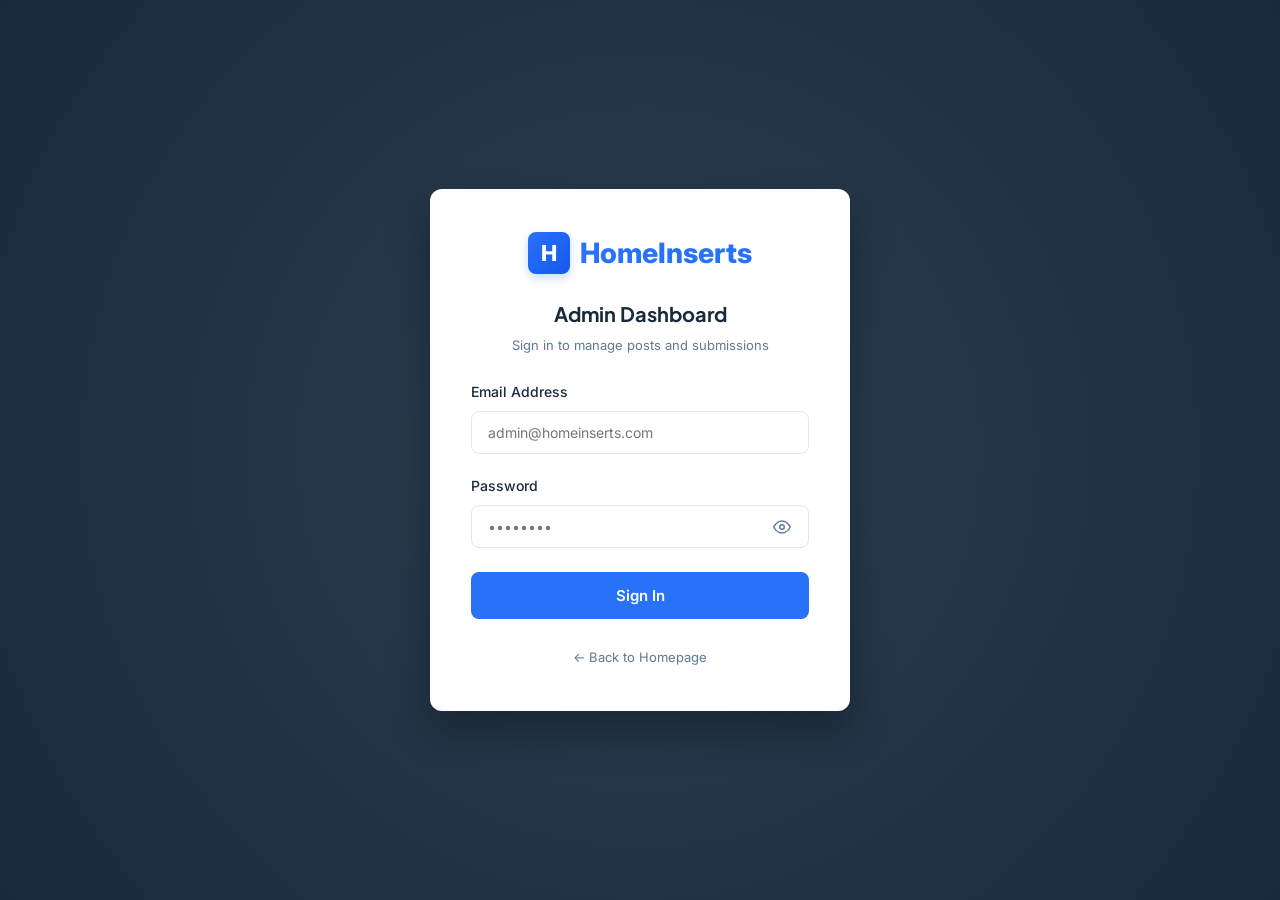
<file: admin.html>
<!DOCTYPE html>
<html lang="en-US">
<head>
  <meta charset="UTF-8">
  <meta name="viewport" content="width=device-width, initial-scale=1.0">
  <title>Admin Dashboard - Home Inserts</title>
  <link rel="stylesheet" href="css/style.css">
  <style>
    /* ── Layout ─────────────────────────────────────────── */
    .admin-layout-wrapper {
      display: grid;
      grid-template-columns: 250px 1fr;
      min-height: 100vh;
    }

    /* ── Sidebar ─────────────────────────────────────────── */
    .admin-sidebar {
      background: linear-gradient(175deg, #0f1923 0%, #1a2535 100%);
      color: #fff;
      padding: 28px 16px;
      display: flex;
      flex-direction: column;
      gap: 26px;
      position: sticky;
      top: 0;
      height: 100vh;
      overflow-y: auto;
    }
    .admin-brand {
      display: flex;
      align-items: center;
      gap: 10px;
      padding: 0 6px;
    }
    .admin-brand-icon {
      width: 36px; height: 36px;
      background: var(--color-primary);
      border-radius: 8px;
      display: flex; align-items: center; justify-content: center;
      font-weight: 900; font-size: 18px; color: #fff;
      flex-shrink: 0;
    }
    .admin-brand-title { font-size: 17px; font-weight: 800; color: #fff; }
    .admin-brand-title span { color: var(--color-primary); }
    .admin-nav-section { font-size: 10px; font-weight: 700; color: #5a7090; letter-spacing: 1.2px; text-transform: uppercase; padding: 0 12px; }
    .admin-nav-links { display: flex; flex-direction: column; gap: 3px; }
    .admin-nav-item {
      display: flex; align-items: center; gap: 12px;
      padding: 11px 14px; color: #8ba4bc;
      border-radius: 9px; font-weight: 500; font-size: 14px;
      cursor: pointer; transition: all 0.2s ease;
      border: 1px solid transparent;
    }
    .admin-nav-item .nav-icon { font-size: 16px; flex-shrink: 0; width: 20px; text-align: center; }
    .admin-nav-item:hover { color: #fff; background: rgba(255,255,255,0.06); }
    .admin-nav-item.active {
      color: #fff; background: rgba(99,179,237,0.12);
      border-color: rgba(99,179,237,0.25);
    }
    .admin-nav-item.active .nav-icon { color: var(--color-primary); }

    /* ── Main Content ─────────────────────────────────────── */
    .admin-content-area {
      background: #f4f6f9;
      padding: 36px 40px;
      overflow-y: auto;
    }
    .admin-header {
      display: flex; justify-content: space-between; align-items: center;
      margin-bottom: 32px; background: #fff;
      border: 1px solid var(--color-border); border-radius: 12px;
      padding: 18px 24px; box-shadow: 0 2px 8px rgba(0,0,0,0.04);
    }
    .admin-header-left h2 { font-size: 20px; color: var(--color-heading); margin: 0; }
    .admin-header-left span { font-size: 13px; color: var(--color-body-light); }

    /* ── Stats Grid ──────────────────────────────────────── */
    .admin-stats-grid {
      display: grid; grid-template-columns: repeat(4, 1fr); gap: 18px;
      margin-bottom: 32px;
    }
    .admin-stat-card {
      background: #fff; border: 1px solid var(--color-border);
      border-radius: 12px; padding: 22px 20px;
      display: flex; flex-direction: column; gap: 8px;
      box-shadow: 0 2px 8px rgba(0,0,0,0.04);
      transition: box-shadow 0.2s;
    }
    .admin-stat-card:hover { box-shadow: 0 6px 20px rgba(0,0,0,0.08); }
    .stat-icon { font-size: 22px; margin-bottom: 4px; }
    .admin-stat-num { font-size: 30px; font-weight: 800; color: var(--color-heading); line-height: 1; }
    .stat-label { font-size: 11px; font-weight: 700; color: var(--color-body-light); letter-spacing: 0.8px; text-transform: uppercase; }

    /* ── Table ───────────────────────────────────────────── */
    .table-wrapper { background: #fff; border: 1px solid var(--color-border); border-radius: 12px; overflow: hidden; box-shadow: 0 2px 8px rgba(0,0,0,0.04); }
    .admin-table { width: 100%; border-collapse: collapse; }
    .admin-table th, .admin-table td {
      padding: 14px 20px; text-align: left;
      border-bottom: 1px solid var(--color-border);
    }
    .admin-table th { background: #fafbfc; font-weight: 600; font-size: 12px; color: var(--color-body-light); text-transform: uppercase; letter-spacing: 0.6px; }
    .admin-table tr:last-child td { border-bottom: none; }
    .admin-table tr:hover td { background: #fafbfc; }

    /* ── Action Buttons ──────────────────────────────────── */
    .action-btn {
      padding: 5px 11px; border-radius: 6px;
      font-size: 12px; font-weight: 600; cursor: pointer;
      border: none; transition: all 0.18s; margin-right: 4px;
    }
    .btn-delete { background: #fce8e6; color: #d93025; }
    .btn-delete:hover { background: #d93025; color: #fff; }
    .btn-approve { background: #e6f4ea; color: #137333; }
    .btn-approve:hover { background: #137333; color: #fff; }
    .btn-edit { background: #e8f0fe; color: #1967d2; }
    .btn-edit:hover { background: #1967d2; color: #fff; }
    .btn-view { background: #f1f3f4; color: #444; }
    .btn-view:hover { background: #444; color: #fff; }

    /* ── Tab Content ─────────────────────────────────────── */
    .admin-tab-content { display: none; }
    .admin-tab-content.active { display: block; }
    .tab-section-title {
      font-size: 20px; font-weight: 800; color: var(--color-heading);
      margin-bottom: 8px;
    }
    .tab-section-sub { font-size: 13px; color: var(--color-body-light); margin-bottom: 24px; }

    /* ── Form Card ───────────────────────────────────────── */
    .form-card {
      background: #fff; border: 1px solid var(--color-border);
      border-radius: 14px; padding: 32px 36px;
      box-shadow: 0 2px 12px rgba(0,0,0,0.05);
    }
    .form-section-header {
      display: flex; align-items: center; gap: 10px;
      font-size: 15px; font-weight: 700; color: var(--color-heading);
      margin: 28px 0 16px;
      padding-bottom: 10px; border-bottom: 2px solid #f0f2f5;
    }
    .form-section-header:first-child { margin-top: 0; }
    .form-section-header .section-icon { font-size: 18px; }
    .form-grid-2 { display: grid; grid-template-columns: 1fr 1fr; gap: 20px; }
    .form-group { margin-bottom: 0; }
    .form-group label { font-size: 13px; font-weight: 600; color: var(--color-heading); display: block; margin-bottom: 7px; }
    .form-group label .optional-tag { font-weight: 400; color: var(--color-body-light); font-size: 12px; }
    .form-control {
      width: 100%; padding: 10px 14px; font-size: 14px;
      border: 1.5px solid #dce1e7; border-radius: 8px;
      outline: none; transition: border 0.18s, box-shadow 0.18s;
      font-family: inherit; color: var(--color-heading); background: #fafbfc;
      box-sizing: border-box;
    }
    .form-control:focus { border-color: var(--color-primary); box-shadow: 0 0 0 3px rgba(var(--color-primary-rgb, 99,102,241), 0.1); background: #fff; }
    textarea.form-control { resize: vertical; min-height: 120px; }
    .char-count { font-size: 11px; color: var(--color-body-light); text-align: right; margin-top: 4px; }
    .char-count.warning { color: #ea8c23; }
    .char-count.over { color: #d93025; }

    /* SEO Preview Box */
    .seo-preview {
      background: #f8f9fa; border: 1px solid #e0e4e8;
      border-radius: 10px; padding: 18px 20px; margin-top: 18px;
    }
    .seo-preview-title { font-size: 11px; font-weight: 700; color: #888; text-transform: uppercase; letter-spacing: 0.8px; margin-bottom: 12px; }
    .seo-preview-inner { font-family: Arial, sans-serif; }
    .seo-preview-url { font-size: 13px; color: #1a73e8; margin-bottom: 2px; }
    .seo-preview-heading { font-size: 18px; color: #1a0dab; font-weight: 400; text-decoration: underline; cursor: pointer; }
    .seo-preview-desc { font-size: 13px; color: #545454; line-height: 1.5; }

    /* Edit Mode Banner */
    .edit-mode-banner {
      display: none;
      background: linear-gradient(90deg, #1967d2, #4285f4);
      color: #fff; padding: 12px 20px; border-radius: 10px;
      margin-bottom: 22px; align-items: center; gap: 14px;
      font-size: 14px; font-weight: 500;
    }
    .edit-mode-banner.visible { display: flex; }
    .edit-mode-banner strong { font-weight: 700; }
    .edit-mode-banner .cancel-edit-btn {
      margin-left: auto; background: rgba(255,255,255,0.2);
      border: 1px solid rgba(255,255,255,0.4); color: #fff;
      padding: 6px 16px; border-radius: 6px; cursor: pointer; font-size: 13px;
      font-weight: 600;
    }
    .edit-mode-banner .cancel-edit-btn:hover { background: rgba(255,255,255,0.3); }
    #form-submit-btn.update-mode { background: linear-gradient(135deg, #1967d2, #4285f4); }

    /* Status badge */
    .status-badge {
      display: inline-block; padding: 3px 9px; border-radius: 100px;
      font-size: 11px; font-weight: 700; letter-spacing: 0.4px;
    }
    .status-active { background: #e6f4ea; color: #137333; }
    .status-pending { background: #fef9c3; color: #9a6700; }

    /* ── Mobile Responsiveness ───────────────────────────── */
    @media (max-width: 768px) {
      .admin-layout-wrapper {
        grid-template-columns: 1fr;
      }
      .admin-sidebar {
        height: auto;
        position: static;
        padding: 16px;
        flex-direction: column;
        gap: 16px;
      }
      .admin-brand {
        width: 100%;
        justify-content: center;
        margin-bottom: 4px;
      }
      .admin-sidebar > div {
        width: 100%;
        display: flex;
        flex-direction: column;
        align-items: center;
      }
      .admin-nav-section {
        margin-bottom: 6px !important;
        text-align: center;
      }
      .admin-nav-links {
        flex-direction: row;
        flex-wrap: wrap;
        justify-content: center;
        gap: 8px;
        width: 100%;
      }
      .admin-nav-item {
        padding: 8px 12px;
        font-size: 13px;
        justify-content: center;
      }
      .admin-content-area {
        padding: 20px 16px;
      }
      .admin-header {
        flex-direction: column;
        align-items: flex-start;
        gap: 14px;
        padding: 16px;
      }
      .admin-header-left {
        width: 100%;
      }
      .admin-header-left h2 {
        font-size: 18px;
      }
      .admin-stats-grid {
        grid-template-columns: repeat(2, 1fr);
        gap: 12px;
      }
      .admin-stat-card {
        padding: 16px 14px;
      }
      .admin-stat-num {
        font-size: 24px;
      }
      .form-card {
        padding: 20px 16px;
      }
      .form-grid-2 {
        grid-template-columns: 1fr;
        gap: 16px;
      }
    }

    /* ── AI CONTENT STUDIO STYLE ────────────────────────── */
    .studio-subnav {
      display: flex; gap: 8px; margin-bottom: 24px;
      border-bottom: 2.5px solid #e2e8f0; padding-bottom: 12px;
    }
    .studio-subnav-btn {
      padding: 9px 18px; font-weight: 600; font-size: 14px;
      color: #64748b; background: transparent; border: none;
      cursor: pointer; border-radius: 8px; transition: all 0.2s;
    }
    .studio-subnav-btn.active {
      color: var(--color-primary); background: rgba(59, 130, 246, 0.08);
    }
    .studio-subnav-btn:hover:not(.active) {
      color: var(--color-heading); background: #f1f5f9;
    }

    /* Progress Stepper */
    .studio-progress-stepper {
      display: flex; justify-content: space-between; align-items: center;
      margin-bottom: 32px; position: relative; padding: 0 10px;
    }
    .studio-progress-stepper::before {
      content: ''; position: absolute; top: 18px; left: 0; right: 0;
      height: 3px; background: #e2e8f0; z-index: 1;
    }
    .studio-step-node {
      display: flex; flex-direction: column; align-items: center;
      gap: 8px; z-index: 2; position: relative; width: 100px; text-align: center;
    }
    .step-circle {
      width: 38px; height: 38px; border-radius: 50%;
      background: #fff; border: 2.5px solid #cbd5e1;
      display: flex; align-items: center; justify-content: center;
      font-weight: 700; font-size: 14px; color: #64748b;
      transition: all 0.3s ease; box-shadow: 0 2px 5px rgba(0,0,0,0.05);
    }
    .step-label {
      font-size: 11px; font-weight: 700; color: #64748b;
      text-transform: uppercase; letter-spacing: 0.6px; transition: all 0.3s;
    }
    .studio-step-node.active .step-circle {
      border-color: var(--color-primary); background: var(--color-primary); color: #fff;
      box-shadow: 0 0 12px rgba(59, 130, 246, 0.4);
    }
    .studio-step-node.active .step-label {
      color: var(--color-primary); font-weight: 800;
    }
    .studio-step-node.completed .step-circle {
      border-color: #10b981; background: #e6f4ea; color: #10b981;
    }
    .studio-step-node.completed .step-label {
      color: #10b981;
    }

    /* Stepper Content Wrappers */
    .studio-step-panel { display: none; }
    .studio-step-panel.active { display: block; }

    /* Blueprint Outline Editor */
    .blueprint-field-row {
      display: grid; grid-template-columns: 150px 1fr; gap: 16px;
      align-items: center; padding: 12px 0; border-bottom: 1.5px dashed #f1f5f9;
    }
    .blueprint-field-row:last-child { border-bottom: none; }
    .blueprint-field-label { font-size: 13px; font-weight: 700; color: var(--color-heading); }

    .outline-tree-container {
      display: flex; flex-direction: column; gap: 12px;
      background: #fafafa; border: 1.5px solid #e2e8f0;
      border-radius: 10px; padding: 20px; margin-top: 14px;
    }
    .outline-item-row {
      display: flex; align-items: center; gap: 10px; margin-bottom: 6px;
    }
    .outline-item-row.h3 { margin-left: 28px; }
    .outline-heading-input {
      flex-grow: 1; padding: 8px 12px; font-size: 13px;
      border: 1px solid #dcdcdc; border-radius: 6px; background: #fff;
    }
    .outline-item-actions { display: flex; gap: 4px; }
    .outline-btn {
      padding: 6px 10px; border-radius: 6px; font-size: 11px;
      border: none; cursor: pointer; background: #f1f3f4; color: #555;
      font-weight: 600; transition: all 0.15s;
    }
    .outline-btn:hover { background: #e2e8f0; color: #000; }
    .outline-btn.btn-remove { background: #fce8e6; color: #d93025; }
    .outline-btn.btn-remove:hover { background: #d93025; color: #fff; }

    /* Split Screen Editor */
    .studio-split-container {
      display: grid; grid-template-columns: 65% 35%; gap: 20px;
      margin-top: 16px; align-items: start;
    }
    .studio-editor-card {
      background: #fff; border: 1.5px solid var(--color-border);
      border-radius: 12px; overflow: hidden; box-shadow: 0 4px 15px rgba(0,0,0,0.03);
    }
    .editor-toolbar {
      display: flex; flex-wrap: wrap; gap: 5px; align-items: center;
      padding: 10px 16px; background: #f8fafc; border-bottom: 1.5px solid #e2e8f0;
    }
    .editor-toolbar-btn {
      width: 32px; height: 32px; border-radius: 6px; border: 1.5px solid transparent;
      background: transparent; color: #475569; display: flex; align-items: center;
      justify-content: center; font-size: 13px; cursor: pointer; font-weight: bold;
      transition: all 0.15s;
    }
    .editor-toolbar-btn:hover { background: #e2e8f0; color: #0f172a; }
    .editor-toolbar-btn.active { background: #e2e8f0; border-color: #cbd5e1; color: var(--color-primary); }
    .editor-toolbar-select {
      padding: 5px 10px; border-radius: 6px; font-size: 12px;
      border: 1.5px solid #cbd5e1; background: #fff; cursor: pointer; outline: none;
      font-weight: 600; color: #475569;
    }
    .editor-toolbar-divider {
      width: 1px; height: 20px; background: #e2e8f0; margin: 0 4px;
    }
    .editor-body-editable {
      min-height: 450px; padding: 24px; outline: none; font-size: 15px;
      line-height: 1.7; color: var(--color-body); overflow-y: auto;
      max-height: 600px;
    }

    /* Formatted elements in Editor */
    .editor-body-editable h1, .editor-body-editable h2, .editor-body-editable h3 {
      color: var(--color-heading); font-weight: 700; margin-top: 1.6em; margin-bottom: 0.6em;
    }
    .editor-body-editable h1 { font-size: 1.8em; }
    .editor-body-editable h2 { font-size: 1.4em; border-bottom: 1px solid #f1f5f9; padding-bottom: 6px; }
    .editor-body-editable h3 { font-size: 1.25em; }
    .editor-body-editable p { margin-bottom: 1.2em; }
    .editor-body-editable ul, .editor-body-editable ol { margin-left: 24px; margin-bottom: 1.2em; }
    .editor-body-editable blockquote {
      border-left: 4px solid var(--color-primary); background: #f8fafc;
      padding: 12px 18px; margin: 18px 0; border-radius: 0 8px 8px 0; font-style: italic;
    }

    /* Comparison Table in Editor */
    .comparison-table {
      width: 100%; border-collapse: collapse; margin: 20px 0;
      border: 1px solid #e2e8f0; border-radius: 8px; overflow: hidden;
    }
    .comparison-table th, .comparison-table td {
      padding: 10px 14px; border: 1px solid #e2e8f0; font-size: 13.5px;
    }
    .comparison-table th { background: #f8fafc; font-weight: 700; text-align: left; }

    /* Pros Cons Grid */
    .pros-cons-grid {
      display: grid; grid-template-columns: 1fr 1fr; gap: 16px; margin: 20px 0;
    }
    .pros-box, .cons-box {
      border: 1.5px solid; border-radius: 10px; padding: 16px;
    }
    .pros-box { border-color: #a7f3d0; background: #f0fdf4; }
    .cons-box { border-color: #fecaca; background: #fff5f5; }
    .pros-box h5, .cons-box h5 { margin-top: 0; margin-bottom: 8px; font-weight: 800; font-size: 14px; }
    .pros-box h5 { color: #047857; }
    .cons-box h5 { color: #b91c1c; }

    /* Visual Blocks styling */
    .callout-box {
      border-left: 4px solid; border-radius: 0 10px 10px 0; padding: 16px 20px;
      margin: 20px 0;
    }
    .callout-box.info-box { border-left-color: #3b82f6; background: #f0fdf4; } /* fallback styling class */
    .callout-box.cta-box { border-left-color: #8b5cf6; background: #f5f3ff; }
    .callout-box h5 { margin-top: 0; margin-bottom: 8px; font-weight: 800; font-size: 14px; }

    /* Assistant Sidebar */
    .studio-assistant-card {
      background: #fff; border: 1.5px solid var(--color-border);
      border-radius: 12px; overflow: hidden; box-shadow: 0 4px 15px rgba(0,0,0,0.03);
      position: sticky; top: 10px;
    }
    .assistant-tabs {
      display: flex; background: #f8fafc; border-bottom: 1.5px solid #e2e8f0;
    }
    .assistant-tab-btn {
      flex: 1; padding: 12px; font-weight: 700; font-size: 11px;
      color: #64748b; background: transparent; border: none; cursor: pointer;
      text-transform: uppercase; letter-spacing: 0.6px; border-bottom: 3px solid transparent;
      text-align: center; transition: all 0.2s;
    }
    .assistant-tab-btn.active {
      color: var(--color-primary); border-bottom-color: var(--color-primary); background: #fff;
    }
    .assistant-panel-content {
      padding: 18px; display: none; max-height: 480px; overflow-y: auto;
    }
    .assistant-panel-content.active { display: block; }

    /* Image suggestions list */
    .prompt-box {
      background: #f1f5f9; border: 1px solid #cbd5e1; border-radius: 8px;
      padding: 12px; margin-bottom: 14px; font-size: 12.5px; position: relative;
    }
    .prompt-box-header {
      font-weight: 700; font-size: 10px; text-transform: uppercase;
      letter-spacing: 0.6px; color: #475569; margin-bottom: 6px; display: flex;
      justify-content: space-between; align-items: center;
    }
    .prompt-text { color: #0f172a; word-break: break-word; font-style: italic; }

    /* Internal Linking Suggestions styling */
    .link-suggestion-item {
      padding: 10px 12px; background: #f8fafc; border: 1.5px solid #e2e8f0;
      border-radius: 8px; margin-bottom: 8px; display: flex; flex-direction: column; gap: 4px;
    }
    .link-suggestion-header {
      display: flex; justify-content: space-between; align-items: center;
    }
    .link-suggestion-title { font-weight: 700; font-size: 12.5px; color: var(--color-heading); }
    .link-suggestion-category { font-size: 10px; padding: 2px 6px; background: #e0f2fe; color: #0369a1; border-radius: 4px; }
    .link-suggestion-text { font-size: 11px; color: var(--color-body-light); }
    .link-suggestion-btn {
      align-self: flex-start; padding: 4px 8px; font-size: 10.5px; border-radius: 4px;
      border: 1px solid var(--color-primary); color: var(--color-primary); background: transparent;
      cursor: pointer; font-weight: 600; transition: all 0.2s;
    }
    .link-suggestion-btn:hover { background: var(--color-primary); color: #fff; }

    /* Library Toolbar */
    .library-toolbar {
      display: flex; gap: 12px; align-items: center; margin-bottom: 18px;
      flex-wrap: wrap; background: #fff; padding: 14px 18px; border: 1px solid var(--color-border);
      border-radius: 10px; box-shadow: 0 2px 6px rgba(0,0,0,0.02);
    }
    .library-search-input {
      flex-grow: 1; padding: 8px 12px; font-size: 13px; border: 1.5px solid #cbd5e1;
      border-radius: 6px; outline: none; transition: border 0.15s;
    }
    .library-search-input:focus { border-color: var(--color-primary); }

    /* Form popup for visual elements insertion */
    .editor-modal-popup {
      position: fixed; top: 50%; left: 50%; transform: translate(-50%, -50%);
      background: #fff; border: 1px solid #cbd5e1; border-radius: 12px;
      box-shadow: 0 10px 30px rgba(0,0,0,0.15); z-index: 1000; padding: 24px;
      display: none; width: 400px; max-width: 90%;
    }
    .editor-modal-backdrop {
      position: fixed; top: 0; left: 0; right: 0; bottom: 0;
      background: rgba(0,0,0,0.3); z-index: 999; display: none;
    }
  </style>
</head>
<body>

  <!-- Access Control Check -->
  <script>
    (function() {
      const loggedUser = JSON.parse(sessionStorage.getItem('home_inserts_logged_in_user'));
      if (sessionStorage.getItem('home_inserts_admin_logged_in') !== 'true' || !loggedUser) {
        window.location.href = 'login.html';
        return;
      }
      // Double check suspension
      const dbUsers = JSON.parse(localStorage.getItem('home_inserts_users') || '[]');
      const matching = dbUsers.find(u => u.id === loggedUser.id);
      if (matching && matching.status === 'Suspended') {
        sessionStorage.clear();
        alert('Your account has been suspended.');
        window.location.href = 'login.html';
      }
    })();
  </script>

  <div class="admin-layout-wrapper">

    <!-- ══════════════════ SIDEBAR ══════════════════ -->
    <aside class="admin-sidebar" aria-label="Admin Navigation">
      <div class="admin-brand">
        <div class="admin-brand-icon">H</div>
        <div class="admin-brand-title">Home<span>Inserts</span></div>
      </div>

      <div>
        <div class="admin-nav-section" style="margin-bottom:8px;">Main</div>
        <nav class="admin-nav-links" aria-label="Admin Tab Control">
          <div class="admin-nav-item active" data-tab="overview"><span class="nav-icon">📊</span> Dashboard</div>
          <div class="admin-nav-item" data-tab="articles" data-roles="Super Admin,Admin,Editor,Author"><span class="nav-icon">📰</span> Manage Articles</div>
          <div class="admin-nav-item" data-tab="create" data-roles="Super Admin,Admin,Author"><span class="nav-icon">✏️</span> Publish Article</div>
          <div class="admin-nav-item" data-tab="authors" data-roles="Super Admin,Admin"><span class="nav-icon">👥</span> Manage Authors</div>
          <div class="admin-nav-item" data-tab="ai-studio" data-roles="Super Admin,Admin,Editor,Author"><span class="nav-icon">🤖</span> AI Content Studio</div>
        </nav>
      </div>

      <div>
        <div class="admin-nav-section" id="inbox-section-title" style="margin-bottom:8px;">Inbox</div>
        <nav class="admin-nav-links">
          <div class="admin-nav-item" data-tab="submissions" data-roles="Super Admin,Admin,Editor"><span class="nav-icon">📬</span> Review Submissions</div>
          <div class="admin-nav-item" data-tab="newsletter" data-roles="Super Admin,Admin"><span class="nav-icon">📧</span> Newsletter Emails</div>
          <div class="admin-nav-item" data-tab="settings" data-roles="Super Admin"><span class="nav-icon">⚙️</span> Site Settings</div>
          <div class="admin-nav-item" data-tab="backup" data-roles="Super Admin"><span class="nav-icon">💾</span> Backup & Restore</div>
        </nav>
      </div>

      <div style="margin-top: auto;">
        <a href="index.html" class="admin-nav-item" style="text-decoration:none;"><span class="nav-icon">🌐</span> View Public Site</a>
        <div class="admin-nav-item" id="admin-logout-btn" style="color:#e06c75; margin-top:4px;"><span class="nav-icon">🚪</span> Log Out</div>
      </div>
    </aside>

    <!-- ══════════════════ MAIN CONTENT ══════════════════ -->
    <main class="admin-content-area" aria-label="Admin Dashboard Panel">

      <!-- Top Header Bar -->
      <div class="admin-header">
        <div class="admin-header-left">
          <h2 id="admin-page-title">Dashboard Overview</h2>
          <span id="admin-user-info-text">Logged in as: <strong>aijazmajeed804@gmail.com</strong> &nbsp;·&nbsp; Super Admin</span>
        </div>
        <div style="display:flex; gap:10px; align-items:center;">
          <span style="font-size:12px; color:var(--color-body-light);" id="admin-current-time"></span>
          <a href="index.html" class="btn" style="width:auto; padding:9px 20px; font-size:13px;">🌐 View Site</a>
        </div>
      </div>

      <!-- ▌ TAB 1: OVERVIEW ▐ -->
      <div class="admin-tab-content active" id="tab-overview">
        <div class="admin-stats-grid">
          <div class="admin-stat-card">
            <div class="stat-icon">📰</div>
            <div class="admin-stat-num" id="stat-articles">0</div>
            <div class="stat-label">Total Articles</div>
          </div>
          <div class="admin-stat-card">
            <div class="stat-icon">📬</div>
            <div class="admin-stat-num" id="stat-submissions">0</div>
            <div class="stat-label">Pending Submissions</div>
          </div>
          <div class="admin-stat-card">
            <div class="stat-icon">📧</div>
            <div class="admin-stat-num" id="stat-subscribers">24</div>
            <div class="stat-label">Subscribers</div>
          </div>
          <div class="admin-stat-card">
            <div class="stat-icon">👁️</div>
            <div class="admin-stat-num" id="stat-views">1,482</div>
            <div class="stat-label">Mock Page Views</div>
          </div>
        </div>

        <div class="table-wrapper">
          <table class="admin-table">
            <thead><tr><th>Event</th><th>Details</th><th>Status</th></tr></thead>
            <tbody>
              <tr>
                <td>System Boot</td>
                <td>Home Inserts Static Engine Running</td>
                <td><span class="status-badge status-active">ACTIVE</span></td>
              </tr>
              <tr>
                <td>Database Sync</td>
                <td>Loaded articles list from posts.json + localStorage</td>
                <td><span class="status-badge status-active">SYNCED</span></td>
              </tr>
              <tr>
                <td>Admin Session</td>
                <td>Owner authenticated via sessionStorage</td>
                <td><span class="status-badge status-active">SECURE</span></td>
              </tr>
            </tbody>
          </table>
        </div>
      </div>

      <!-- ▌ TAB 2: MANAGE ARTICLES ▐ -->
      <div class="admin-tab-content" id="tab-articles">
        <div class="tab-section-title">All Published Articles</div>
        <div class="tab-section-sub">Click <strong>Edit</strong> to modify an article, or <strong>Delete</strong> to remove it from the public site.</div>
        <div class="table-wrapper">
          <table class="admin-table" id="admin-articles-table">
            <thead>
              <tr>
                <th style="width:38%;">Title</th>
                <th>Category</th>
                <th>Author</th>
                <th>Date</th>
                <th>Status</th>
                <th>Actions</th>
              </tr>
            </thead>
            <tbody id="admin-articles-list">
              <!-- Rendered via JS -->
            </tbody>
          </table>
        </div>
      </div>

      <!-- ▌ TAB 3: PUBLISH / EDIT ARTICLE ▐ -->
      <!-- ▌ TAB 3: PUBLISH / EDIT ARTICLE ▐ -->
      <div class="admin-tab-content" id="tab-create">
        <!-- Edit mode notice banner -->
        <div class="edit-mode-banner" id="edit-mode-banner" role="alert">
          ✏️ &nbsp;<span>You are editing: <strong id="edit-mode-article-title">—</strong></span>
          <button class="cancel-edit-btn" id="cancel-edit-btn">✕ Cancel Edit</button>
        </div>

        <div class="tab-section-title" id="create-tab-title">Publish New Article</div>
        <div class="tab-section-sub" id="create-tab-sub">Fill in all fields below, including the SEO section, then click Publish.</div>

        <form id="admin-publish-form">
          <!-- Hidden edit state -->
          <input type="hidden" id="admin-edit-id" value="">
          <input type="hidden" id="admin-edit-source" value=""><!-- 'user' or 'json' -->

          <div class="seo-admin-grid">
            
            <!-- Left Side: Interactive Editor Form -->
            <div style="display:flex; flex-direction:column; gap:22px;">
              
              <!-- ── SECTION 1: IDENTITY ── -->
              <div class="form-card">
                <div class="form-section-header"><span class="section-icon">📌</span> Article Identity</div>
                
                <div class="form-grid-2" style="margin-bottom: 18px;">
                  <div class="form-group">
                    <label for="admin-title">Article Title <span style="color:#d93025;">*</span></label>
                    <input type="text" id="admin-title" class="form-control" required placeholder="e.g., 5 Tips for Choosing Living Room Furniture">
                  </div>
                  <div class="form-group" id="author-select-wrapper">
                    <label for="admin-author">Author Name <span style="color:#d93025;">*</span></label>
                    <input type="text" id="admin-author" class="form-control" required placeholder="Author Name or Brand" value="Administrator">
                    <input type="hidden" id="admin-author-id" value="">
                  </div>
                </div>

                <div class="form-grid-2" style="margin-bottom: 18px;">
                  <div class="form-group">
                    <label for="admin-category">Category <span style="color:#d93025;">*</span></label>
                    <select id="admin-category" class="form-control" required>
                      <option value="Decor & Renovate">Decor & Renovate</option>
                      <option value="Kitchen">Kitchen</option>
                      <option value="Sleep & Comfort">Sleep & Comfort</option>
                      <option value="Outdoor & Landscaping">Outdoor & Landscaping</option>
                      <option value="Home Improvement">Home Improvement</option>
                      <option value="Lifestyle">Lifestyle</option>
                    </select>
                  </div>
                  <div class="form-group">
                    <label for="admin-status">Publish Status <span style="color:#d93025;">*</span></label>
                    <select id="admin-status" class="form-control" required>
                      <!-- Populated dynamically in JS based on role -->
                    </select>
                  </div>
                </div>

                <div class="form-group" style="margin-bottom: 18px;">
                  <label for="admin-tags">Tags <span class="optional-tag">(comma-separated)</span></label>
                  <input type="text" id="admin-tags" class="form-control" placeholder="e.g., Furniture, Bedroom, Storage">
                </div>

                <div class="form-group" style="margin-bottom: 18px;">
                  <label for="admin-slug">URL Slug <span style="color:#d93025;">*</span></label>
                  <div class="slug-input-group">
                    <input type="text" id="admin-slug" class="form-control" required placeholder="best-dresser-buying-guide">
                    <button type="button" class="slug-auto-btn" id="admin-slug-auto-btn" title="Auto-generate from title">🔄 Auto</button>
                  </div>
                </div>

                <div class="form-group" style="margin-bottom: 18px;">
                  <label for="admin-excerpt">Card Excerpt / Short Summary <span style="color:#d93025;">*</span></label>
                  <input type="text" id="admin-excerpt" class="form-control" required placeholder="Short catchy summary (1-2 sentences) shown on list cards" maxlength="200">
                </div>

                <div class="form-group">
                  <label for="admin-article-description">Article Description <span style="color:#d93025;">*</span></label>
                  <textarea id="admin-article-description" class="form-control" rows="3" required placeholder="A brief general overview of the article content."></textarea>
                </div>
              </div>

              <!-- ── SECTION 2: MEDIA ── -->
              <div class="form-card">
                <div class="form-section-header"><span class="section-icon">🖼️</span> Featured Media</div>
                
                <div class="form-grid-2">
                  <div class="form-group">
                    <label for="admin-image">Featured Image URL <span class="optional-tag">(optional)</span></label>
                    <input type="url" id="admin-image" class="form-control" placeholder="https://images.unsplash.com/photo-...">
                  </div>
                  <div class="form-group">
                    <label for="admin-image-alt">Image Alt Text <span style="color:#d93025;">*</span></label>
                    <input type="text" id="admin-image-alt" class="form-control" required placeholder="Descriptive alternative text for screen readers and SEO">
                  </div>
                </div>
              </div>

              <!-- ── SECTION 3: SEO META SETTINGS ── -->
              <div class="form-card">
                <div class="form-section-header"><span class="section-icon">🔍</span> Google SEO & Meta Tags</div>
                
                <div class="form-grid-2" style="margin-bottom: 18px;">
                  <div class="form-group">
                    <label for="admin-seo-title">SEO Title <span class="optional-tag">(recommended: 50–60 chars)</span></label>
                    <input type="text" id="admin-seo-title" class="form-control" placeholder="Title tag for search results" maxlength="80">
                    <div class="char-count" id="seo-title-count">0 / 60</div>
                  </div>
                  <div class="form-group">
                    <label for="admin-meta-title">Meta Title <span class="optional-tag">(recommended: 50–60 chars)</span></label>
                    <input type="text" id="admin-meta-title" class="form-control" placeholder="Meta title tag" maxlength="80">
                    <div class="char-count" id="meta-title-count">0 / 60</div>
                  </div>
                </div>

                <div class="form-group" style="margin-bottom: 18px;">
                  <label for="admin-meta-description">Meta Description <span class="optional-tag">(recommended: 120–160 chars)</span></label>
                  <textarea id="admin-meta-description" class="form-control" rows="3" placeholder="Compelling summary snippet shown under title in search engine results." maxlength="200"></textarea>
                  <div class="char-count" id="meta-desc-count">0 / 160</div>
                </div>

                <div class="form-grid-2" style="margin-bottom: 18px;">
                  <div class="form-group">
                    <label for="admin-focus-keyword">Focus Keyword <span style="color:#d93025;">*</span></label>
                    <input type="text" id="admin-focus-keyword" class="form-control" required placeholder="e.g., tall dresser buying guide">
                  </div>
                  <div class="form-group">
                    <label for="admin-secondary-keywords">Secondary Keywords <span class="optional-tag">(comma-separated)</span></label>
                    <input type="text" id="admin-secondary-keywords" class="form-control" placeholder="e.g., bedroom storage, bedroom styling">
                  </div>
                </div>

                <div class="form-grid-2">
                  <div class="form-group">
                    <label for="admin-seo-canonical">Canonical URL <span class="optional-tag">(optional)</span></label>
                    <input type="url" id="admin-seo-canonical" class="form-control" placeholder="https://homeinserts.com/articles/your-slug">
                  </div>
                  <div class="form-group">
                    <label for="admin-og-image">OG / Social Share Image URL <span class="optional-tag">(optional)</span></label>
                    <input type="url" id="admin-og-image" class="form-control" placeholder="Defaults to featured image URL if blank">
                  </div>
                </div>
              </div>

              <!-- ── SECTION 4: BODY CONTENT ── -->
              <div class="form-card">
                <div class="form-section-header"><span class="section-icon">✍️</span> Article Content Body</div>
                <div class="form-group">
                  <label for="admin-content">Article Body <span style="color:#d93025;">*</span> <span class="optional-tag">(HTML allowed)</span></label>
                  <textarea id="admin-content" class="form-control" rows="16" required placeholder="<p>Write your full article body content here using HTML tags like &lt;h2&gt;, &lt;p&gt;, &lt;ul&gt;, etc.</p>"></textarea>
                </div>
              </div>

              <!-- ── ACTION ROW ── -->
              <div class="form-card">
                <div id="admin-seo-ready-banner" class="seo-ready-banner poor">
                  <span class="seo-ready-icon">🔴</span>
                  <span class="seo-ready-text">Your SEO Score is under 70%. We recommend resolving critical issues before publishing.</span>
                </div>
                <div style="display:flex; align-items:center; gap:16px; margin-top: 20px;">
                  <button type="submit" id="form-submit-btn" class="btn" style="width:auto; padding:13px 44px; font-size:15px;">
                    🚀 Publish Immediately
                  </button>
                  <span id="form-status-msg" style="font-size:13px; color:var(--color-body-light);"></span>
                </div>
              </div>

            </div>

            <!-- Right Side: Live preview & SEO Panel switcher -->
            <div class="editor-preview-panel" style="position: sticky; top: 10px; height: calc(100vh - 100px); display: flex; flex-direction: column;">
              
              <!-- Tab controls -->
              <div class="preview-tabs-nav">
                <button type="button" class="preview-tab-btn active" id="admin-tab-btn-preview">🖥️ Live Preview</button>
                <button type="button" class="preview-tab-btn" id="admin-tab-btn-seo">📊 SEO Report <span id="admin-seo-score-badge" style="background:#e74c3c; color:#fff; padding:2px 6px; border-radius:10px; font-size:10px; margin-left:5px; font-weight:700;">0%</span></button>
              </div>

              <!-- Content wrapper with scroll -->
              <div style="flex-grow:1; overflow-y:auto; padding-right:4px;">
                
                <!-- Tab CONTENT 1: Layout Preview -->
                <div class="preview-tab-content active" id="admin-panel-preview">
                  
                  <!-- Google Search Result Preview -->
                  <div class="seo-preview" style="margin-bottom: 20px;">
                    <div class="seo-preview-title">🔎 Google SERP Snippet Preview</div>
                    <div class="seo-preview-inner">
                      <div class="seo-preview-url" id="seo-prev-url">homeinserts.com › articles › your-article-slug</div>
                      <div class="seo-preview-heading" id="seo-prev-title">Your Article Title Will Appear Here</div>
                      <div class="seo-preview-desc" id="seo-prev-desc">Your meta description will appear here. Make it compelling to improve click-through rates from search engines.</div>
                    </div>
                  </div>

                  <!-- Simulated Blog Card -->
                  <article class="entry-card" style="box-shadow:none; margin-bottom:20px; border:1px solid var(--color-border);">
                    <div class="card-media">
                      <img id="admin-p-image" src="https://images.unsplash.com/photo-1497366216548-37526070297c?auto=format&fit=crop&q=80&w=800" alt="Preview image">
                    </div>
                    <div class="card-body" style="padding:16px;">
                      <span class="card-category" id="admin-p-category">Category</span>
                      <h3 class="card-title" id="admin-p-title" style="font-size:16px;">Your Article Title</h3>
                      <p class="card-excerpt" id="admin-p-excerpt" style="font-size:13px;">A brief summary of your article will appear here...</p>
                      <div class="card-meta" style="padding-top:10px; font-size:10px;">
                        <span class="meta-author" id="admin-p-author">Administrator</span>
                        <span class="meta-date" id="admin-p-date">Date</span>
                      </div>
                    </div>
                  </article>

                  <hr style="border:none; border-top:1px solid var(--color-border); margin:20px 0;">

                  <!-- Article Body preview snippet -->
                  <div style="font-size:13px; line-height:1.6; color:var(--color-body); background:#fff; padding:20px; border-radius:var(--radius-md); border:1px solid var(--color-border);" id="admin-p-content">
                    <p>Your full article content will render here in real-time as you type...</p>
                  </div>
                </div>

                <!-- Tab CONTENT 2: SEO Analyzer Report -->
                <div class="preview-tab-content" id="admin-panel-seo">
                  
                  <!-- Main score card -->
                  <div class="seo-score-dashboard">
                    <div class="seo-score-radial-wrapper">
                      <div class="seo-circle-progress">
                        <svg class="seo-circle-svg" viewBox="0 0 120 120">
                          <circle class="seo-circle-bg" cx="60" cy="60" r="50"></circle>
                          <circle class="seo-circle-bar" id="admin-seo-circle-fill" cx="60" cy="60" r="50"></circle>
                        </svg>
                        <div class="seo-circle-text" id="admin-seo-score-percent">0%</div>
                      </div>
                      <div class="seo-score-status-badge status-badge-poor" id="admin-seo-status-badge">
                        <span id="admin-seo-status-dot">🔴</span> <span id="admin-seo-status-text">Needs Improvement</span>
                      </div>
                    </div>

                    <!-- Subscores -->
                    <div class="seo-subscores-grid">
                      <div class="seo-subscore-item">
                        <div class="seo-subscore-label">
                          <span>Quality</span>
                          <span id="admin-subscore-quality-val">0%</span>
                        </div>
                        <div class="seo-subscore-bar-bg">
                          <div class="seo-subscore-bar-fill bar-fill-poor" id="admin-subscore-quality-fill"></div>
                        </div>
                      </div>
                      <div class="seo-subscore-item">
                        <div class="seo-subscore-label">
                          <span>Readability</span>
                          <span id="admin-subscore-readability-val">0%</span>
                        </div>
                        <div class="seo-subscore-bar-bg">
                          <div class="seo-subscore-bar-fill bar-fill-poor" id="admin-subscore-readability-fill"></div>
                        </div>
                      </div>
                      <div class="seo-subscore-item">
                        <div class="seo-subscore-label">
                          <span>Technical</span>
                          <span id="admin-subscore-technical-val">0%</span>
                        </div>
                        <div class="seo-subscore-bar-bg">
                          <div class="seo-subscore-bar-fill bar-fill-poor" id="admin-subscore-technical-fill"></div>
                        </div>
                      </div>
                      <div class="seo-subscore-item">
                        <div class="seo-subscore-label">
                          <span>Optimization</span>
                          <span id="admin-subscore-optimization-val">0%</span>
                        </div>
                        <div class="seo-subscore-bar-bg">
                          <div class="seo-subscore-bar-fill bar-fill-poor" id="admin-subscore-optimization-fill"></div>
                        </div>
                      </div>
                    </div>
                  </div>

                  <!-- Suggestions Alert list -->
                  <div class="seo-suggestions-card">
                    <div class="seo-suggestions-title">
                      <span>💡 Actionable Recommendations</span>
                    </div>
                    <div class="seo-suggestions-list" id="admin-seo-suggestions-container">
                      <div class="seo-suggestion-item info">
                        <span class="seo-suggestion-item-icon">ℹ️</span>
                        <span>Fill out the fields to receive optimization suggestions.</span>
                      </div>
                    </div>
                  </div>

                  <!-- Accordion Checklist -->
                  <div class="seo-accordion">
                    
                    <!-- Accordion 1: SEO Title & Meta Checks -->
                    <div class="seo-accordion-item open" id="admin-seo-acc-title">
                      <button type="button" class="seo-accordion-header" onclick="toggleSeoAccordion('admin-seo-acc-title')">
                        <div class="seo-accordion-header-left">
                          <span>Title &amp; Meta Verification</span>
                          <span class="seo-accordion-header-count" id="admin-seo-check-count-title">0/3</span>
                        </div>
                        <span class="seo-accordion-header-arrow">▼</span>
                      </button>
                      <div class="seo-accordion-content">
                        <div class="seo-checklist-list" id="admin-seo-checklist-title">
                          <!-- Filled dynamically -->
                        </div>
                      </div>
                    </div>

                    <!-- Accordion 2: Content Optimization Checks -->
                    <div class="seo-accordion-item open" id="admin-seo-acc-content">
                      <button type="button" class="seo-accordion-header" onclick="toggleSeoAccordion('admin-seo-acc-content')">
                        <div class="seo-accordion-header-left">
                          <span>Content &amp; Keywords</span>
                          <span class="seo-accordion-header-count" id="admin-seo-check-count-content">0/6</span>
                        </div>
                        <span class="seo-accordion-header-arrow">▼</span>
                      </button>
                      <div class="seo-accordion-content">
                        <div class="seo-checklist-list" id="admin-seo-checklist-content">
                          <!-- Filled dynamically -->
                        </div>
                      </div>
                    </div>

                    <!-- Accordion 3: Link & Media Checks -->
                    <div class="seo-accordion-item open" id="admin-seo-acc-links">
                      <button type="button" class="seo-accordion-header" onclick="toggleSeoAccordion('admin-seo-acc-links')">
                        <div class="seo-accordion-header-left">
                          <span>Links &amp; Featured Media</span>
                          <span class="seo-accordion-header-count" id="admin-seo-check-count-links">0/3</span>
                        </div>
                        <span class="seo-accordion-header-arrow">▼</span>
                      </button>
                      <div class="seo-accordion-content">
                        <div class="seo-checklist-list" id="admin-seo-checklist-links">
                          <!-- Filled dynamically -->
                        </div>
                      </div>
                    </div>

                    <!-- Accordion 4: Technical & Indexability Checks -->
                    <div class="seo-accordion-item open" id="admin-seo-acc-tech">
                      <button type="button" class="seo-accordion-header" onclick="toggleSeoAccordion('admin-seo-acc-tech')">
                        <div class="seo-accordion-header-left">
                          <span>Technical SEO &amp; Indexability</span>
                          <span class="seo-accordion-header-count" id="admin-seo-check-count-tech">0/6</span>
                        </div>
                        <span class="seo-accordion-header-arrow">▼</span>
                      </button>
                      <div class="seo-accordion-content">
                        <div class="seo-checklist-list" id="admin-seo-checklist-tech">
                          <!-- Filled dynamically -->
                        </div>
                      </div>
                    </div>

                  </div><!-- /.seo-accordion -->

                </div><!-- /#admin-panel-seo -->

              </div><!-- /content scroll -->

            </div><!-- /.editor-preview-panel -->

          </div><!-- /.seo-admin-grid -->

        </form>
      </div>

      <!-- ▌ TAB 4: GUEST SUBMISSIONS ▐ -->
      <div class="admin-tab-content" id="tab-submissions">
        <div class="tab-section-title">Guest Submissions</div>
        <div class="tab-section-sub">Review and approve or reject articles submitted by guest writers.</div>
        <div class="table-wrapper">
          <table class="admin-table">
            <thead>
              <tr>
                <th>Title</th><th>Author</th><th>Category</th>
                <th>Excerpt</th><th>Actions</th>
              </tr>
            </thead>
            <tbody id="admin-submissions-list"></tbody>
          </table>
        </div>
      </div>

      <!-- ▌ TAB 5: NEWSLETTER ▐ -->
      <div class="admin-tab-content" id="tab-newsletter">
        <div class="tab-section-title">Newsletter Subscribers</div>
        <div class="tab-section-sub">All emails that have subscribed to the Home Inserts newsletter.</div>
        <div class="table-wrapper">
          <table class="admin-table">
            <thead><tr><th>Email Address</th><th>Date Joined</th><th>Status</th></tr></thead>
            <tbody id="admin-newsletter-list"></tbody>
          </table>
        </div>
      </div>

      <!-- ▌ TAB 6: MANAGE AUTHORS ▐ -->
      <div class="admin-tab-content" id="tab-authors">
        <div class="tab-section-title">Author Accounts Management</div>
        <div class="tab-section-sub">Register new authors or manage existing ones. Suspend or activate accounts as needed.</div>
        
        <!-- Register / Edit Author Form -->
        <div class="form-card" style="margin-bottom: 30px;" id="author-form-card">
          <div class="form-section-header" id="author-form-header"><span class="section-icon">👤</span> Register New Author</div>
          <form id="admin-author-form">
            <input type="hidden" id="author-edit-id" value="">
            <div class="form-grid-2" style="margin-bottom: 18px;">
              <div class="form-group">
                <label for="author-form-name">Full Name <span style="color:#d93025;">*</span></label>
                <input type="text" id="author-form-name" class="form-control" required placeholder="e.g., John Smith">
              </div>
              <div class="form-group">
                <label for="author-form-username">Username <span style="color:#d93025;">*</span> <span class="optional-tag">(used for profile URL slug)</span></label>
                <input type="text" id="author-form-username" class="form-control" required placeholder="e.g., john-smith">
              </div>
            </div>
            <div class="form-grid-2" style="margin-bottom: 18px;">
              <div class="form-group">
                <label for="author-form-email">Email Address <span style="color:#d93025;">*</span></label>
                <input type="email" id="author-form-email" class="form-control" required placeholder="e.g., john@homeinserts.com">
              </div>
              <div class="form-group">
                <label for="author-form-password">Password <span style="color:#d93025;">*</span></label>
                <div class="password-wrapper">
                  <input type="password" id="author-form-password" class="form-control" required placeholder="••••••••">
                  <button type="button" id="toggle-author-password" class="password-toggle-btn" aria-label="Toggle Password Visibility" title="Show password">
                    <svg class="eye-icon" width="18" height="18" viewBox="0 0 24 24" fill="none" stroke="currentColor" stroke-width="2" stroke-linecap="round" stroke-linejoin="round"><path d="M1 12s4-8 11-8 11 8 11 8-4 8-11 8-11-8-11-8z"></path><circle cx="12" cy="12" r="3"></circle></svg>
                    <svg class="eye-off-icon" width="18" height="18" viewBox="0 0 24 24" fill="none" stroke="currentColor" stroke-width="2" stroke-linecap="round" stroke-linejoin="round" style="display: none;"><path d="M17.94 17.94A10.07 10.07 0 0 1 12 20c-7 0-11-8-11-8a18.45 18.45 0 0 1 5.06-5.94M9.9 4.24A9.12 9.12 0 0 1 12 4c7 0 11 8 11 8a18.5 18.5 0 0 1-2.16 3.19m-6.72-1.07a3 3 0 1 1-4.24-4.24"></path><line x1="1" y1="1" x2="23" y2="23"></line></svg>
                  </button>
                </div>
              </div>
            </div>
            <div class="form-grid-2" style="margin-bottom: 18px;">
              <div class="form-group">
                <label for="author-form-role">User Role <span style="color:#d93025;">*</span></label>
                <select id="author-form-role" class="form-control" required>
                  <option value="Author">Author</option>
                  <option value="Editor">Editor</option>
                  <option value="Admin">Admin</option>
                  <option value="Super Admin">Super Admin</option>
                </select>
              </div>
              <div class="form-group">
                <label>Profile Image / Avatar</label>
                <div class="author-avatar-upload-container" style="display:flex; align-items:center; gap:16px; margin-top:8px;">
                  <div class="avatar-preview-wrapper" style="position:relative; width:64px; height:64px; border-radius:50%; border:2px solid var(--color-border); overflow:hidden; background:#f8fafc; display:flex; align-items:center; justify-content:center;">
                    <img id="author-avatar-preview" src="https://images.unsplash.com/photo-1535713875002-d1d0cf377fde?auto=format&fit=crop&q=80&w=200" style="width:100%; height:100%; object-fit:cover;">
                  </div>
                  <div class="avatar-upload-actions" style="display:flex; flex-direction:column; gap:6px;">
                    <div style="display:flex; gap:8px;">
                      <button type="button" class="btn btn-view" id="btn-upload-avatar" style="padding:6px 12px; font-size:13px; width:auto; margin-top:0;">📤 Upload Image</button>
                      <button type="button" class="btn btn-delete" id="btn-remove-avatar" style="padding:6px 12px; font-size:13px; width:auto; display:none; margin-top:0;">🗑️ Remove</button>
                    </div>
                    <span style="font-size:11px; color:var(--color-body-light);">Supports PNG, JPG, WebP, SVG, GIF.</span>
                    <input type="file" id="author-avatar-file-input" accept="image/*" style="display:none;">
                    <input type="hidden" id="author-form-image" value="">
                  </div>
                </div>
              </div>
            </div>
            <div class="form-group" style="margin-bottom: 18px;">
              <label for="author-form-bio">Biography / Description</label>
              <textarea id="author-form-bio" class="form-control" rows="3" placeholder="Brief description of the author's expertise and professional background."></textarea>
            </div>
            <div class="form-grid-2" style="margin-bottom: 24px;">
              <div class="form-group">
                <label for="author-form-fb">Facebook URL <span class="optional-tag">(optional)</span></label>
                <input type="url" id="author-form-fb" class="form-control" placeholder="https://facebook.com/username">
              </div>
              <div class="form-group">
                <label for="author-form-tw">Twitter URL <span class="optional-tag">(optional)</span></label>
                <input type="url" id="author-form-tw" class="form-control" placeholder="https://twitter.com/username">
              </div>
            </div>
            <div style="display:flex; gap:12px;">
              <button type="submit" class="btn" id="author-submit-btn" style="width:auto; padding:12px 30px;">➕ Register User</button>
              <button type="button" class="btn btn-view" id="author-cancel-btn" style="width:auto; padding:12px 30px; display:none;">Cancel</button>
            </div>
          </form>
        </div>

        <!-- Authors List Table -->
        <div class="table-wrapper">
          <table class="admin-table">
            <thead>
              <tr>
                <th style="width:25%;">Name</th>
                <th>Role</th>
                <th>Email</th>
                <th>Status</th>
                <th>Actions</th>
              </tr>
            </thead>
            <tbody id="admin-authors-list">
              <!-- Filled dynamically in JS -->
            </tbody>
          </table>
        </div>
      </div>

      <!-- ▌ TAB 7: SITE SETTINGS ▐ -->
      <div class="admin-tab-content" id="tab-settings">
        <div class="tab-section-title">Website Settings</div>
        <div class="tab-section-sub">Configure the main site settings, branding parameters, SEO configurations, and global options.</div>
        
        <div class="form-card">
          <div class="form-section-header"><span>⚙️</span> Global Configuration</div>
          <form id="admin-settings-form">
            <div class="form-grid-2" style="margin-bottom: 18px;">
              <div class="form-group">
                <label for="settings-site-name">Website Name</label>
                <input type="text" id="settings-site-name" class="form-control" value="Home Inserts">
              </div>
              <div class="form-group">
                <label for="settings-site-slogan">Site Slogan</label>
                <input type="text" id="settings-site-slogan" class="form-control" value="The Ultimate Hub for Home, Garden & DIY Guest Articles">
              </div>
            </div>
            
            <div class="form-section-header"><span>🎨</span> Branding & Design</div>
            <div class="form-grid-2" style="margin-bottom: 18px;">
              <div class="form-group">
                <label for="settings-brand-color">Primary Color</label>
                <input type="color" id="settings-brand-color" class="form-control" style="height:45px;" value="#3b82f6">
              </div>
              <div class="form-group">
                <label for="settings-logo-text">Branding Icon Text</label>
                <input type="text" id="settings-logo-text" class="form-control" value="H">
              </div>
            </div>

            <div class="form-section-header"><span>🔍</span> Global SEO & Security</div>
            <div class="form-group" style="margin-bottom: 18px;">
              <label for="settings-meta-keywords">Global Meta Keywords</label>
              <input type="text" id="settings-meta-keywords" class="form-control" value="home decor, interior design, guest posts, landscaping, DIY">
            </div>
            <div class="form-grid-2" style="margin-bottom: 24px;">
              <div class="form-group">
                <label for="settings-security-level">Security Firewalls</label>
                <select id="settings-security-level" class="form-control">
                  <option value="Standard">Standard Firewall (Active)</option>
                  <option value="High">High (Strict verification)</option>
                  <option value="Medium">Medium</option>
                </select>
              </div>
              <div class="form-group">
                <label for="settings-allow-registrations">Allow Public Registrations</label>
                <select id="settings-allow-registrations" class="form-control">
                  <option value="No">No (Admin Invite Only)</option>
                  <option value="Yes">Yes</option>
                </select>
              </div>
            </div>

            <button type="submit" class="btn" style="width:auto; padding:12px 40px;">💾 Save Site Configurations</button>
          </form>
        </div>
      </div>

      <!-- ▌ TAB 8: AI CONTENT STUDIO ▐ -->
      <div class="admin-tab-content" id="tab-ai-studio">
        <div class="tab-section-title">AI Content Studio</div>
        <div class="tab-section-sub">Research keywords, build blueprints, generate articles locally, optimize SEO parameters, and schedule content publication.</div>

        <!-- Studio Sub-Navigation -->
        <div class="studio-subnav">
          <button type="button" class="studio-subnav-btn active" id="btn-show-studio-wizard">🤖 AI Studio Wizard</button>
          <button type="button" class="studio-subnav-btn" id="btn-show-studio-library">📚 Content Library</button>
        </div>

        <!-- ▌ SUB-VIEW 1: AI STUDIO WIZARD ▐ -->
        <div id="studio-wizard-container">
          
          <!-- Stepper Header -->
          <div class="studio-progress-stepper">
            <div class="studio-step-node active" id="step-node-1">
              <div class="step-circle">1</div>
              <div class="step-label">Config</div>
            </div>
            <div class="studio-step-node" id="step-node-2">
              <div class="step-circle">2</div>
              <div class="step-label">Outline</div>
            </div>
            <div class="studio-step-node" id="step-node-3">
              <div class="step-circle">3</div>
              <div class="step-label">Editor</div>
            </div>
            <div class="studio-step-node" id="step-node-4">
              <div class="step-circle">4</div>
              <div class="step-label">Publish</div>
            </div>
          </div>

          <!-- STEP 1 PANEL: Niche Config -->
          <div class="studio-step-panel active" id="studio-step-1">
            <div class="form-card">
              <div class="form-section-header"><span>🔬</span> Niche & Keyword Analysis Config</div>
              
              <div class="form-grid-2" style="margin-bottom: 20px;">
                <div class="form-group">
                  <label for="studio-primary-keyword">Primary Focus Keyword <span style="color:#d93025;">*</span></label>
                  <input type="text" id="studio-primary-keyword" class="form-control" required placeholder="e.g., smart home security systems">
                </div>
                <div class="form-group">
                  <label for="studio-secondary-keywords">Secondary Keywords <span class="optional-tag">(comma-separated)</span></label>
                  <input type="text" id="studio-secondary-keywords" class="form-control" placeholder="e.g., home automation, security cameras, keyless entry">
                </div>
              </div>

              <div class="form-group" style="margin-bottom: 20px;">
                <label for="studio-topic-idea">Article Topic / Title Idea <span class="optional-tag">(optional - auto-generated if left blank)</span></label>
                <input type="text" id="studio-topic-idea" class="form-control" placeholder="e.g., The Ultimate Guide to Planning Your First Smart Home Security System">
              </div>

              <div class="form-grid-2" style="margin-bottom: 20px;">
                <div class="form-group">
                  <label for="studio-category">Niche Category <span style="color:#d93025;">*</span></label>
                  <select id="studio-category" class="form-control" required>
                    <option value="Home Improvement">Home Improvement</option>
                    <option value="Real Estate">Real Estate</option>
                    <option value="Interior Design">Interior Design</option>
                    <option value="Home Decor">Home Decor</option>
                    <option value="Architecture">Architecture</option>
                    <option value="Property Guides">Property Guides</option>
                    <option value="Renovation">Renovation</option>
                    <option value="Home Buying">Home Buying</option>
                    <option value="Home Selling">Home Selling</option>
                    <option value="Smart Homes" selected>Smart Homes</option>
                  </select>
                </div>
                <div class="form-group">
                  <label for="studio-author">Assign Author <span style="color:#d93025;">*</span></label>
                  <select id="studio-author" class="form-control" required>
                    <!-- Populated dynamically in JS -->
                  </select>
                </div>
              </div>

              <div class="form-grid-2" style="margin-bottom: 20px;">
                <div class="form-group">
                  <label for="studio-tone">Tone of Voice</label>
                  <select id="studio-tone" class="form-control">
                    <option value="Informative" selected>Informative & Educational</option>
                    <option value="Conversational">Friendly & Conversational</option>
                    <option value="Expert">Professional & Expert (EEAT)</option>
                    <option value="Casual">Casual & Informal</option>
                  </select>
                </div>
                <div class="form-group">
                  <label for="studio-length">Article Length</label>
                  <select id="studio-length" class="form-control">
                    <option value="Short">Short Guide (~1,000 words)</option>
                    <option value="Medium" selected>Medium Guide (~2,000 words)</option>
                    <option value="Long">Deep-Dive Article (~3,000 words)</option>
                  </select>
                </div>
              </div>

              <div class="form-grid-2" style="margin-bottom: 24px;">
                <div class="form-group">
                  <label for="studio-country">Target Country</label>
                  <input type="text" id="studio-country" class="form-control" placeholder="e.g., United States" value="United States">
                </div>
                <div class="form-group">
                  <label for="studio-language">Target Language</label>
                  <input type="text" id="studio-language" class="form-control" placeholder="e.g., English" value="English">
                </div>
              </div>

              <button type="button" class="btn" id="btn-studio-generate-outline" style="width:auto; padding:12px 30px;">
                🔬 Analyze &amp; Generate SEO Outline
              </button>
            </div>
          </div>

          <!-- STEP 2 PANEL: Outline Blueprint -->
          <div class="studio-step-panel" id="studio-step-2">
            <div class="form-card">
              <div class="form-section-header"><span>📋</span> SEO Metadata & Heading Blueprint</div>
              
              <div class="blueprint-field-row">
                <div class="blueprint-field-label">SEO Title</div>
                <input type="text" id="studio-seo-title" class="form-control">
              </div>
              <div class="blueprint-field-row">
                <div class="blueprint-field-label">Meta Title</div>
                <input type="text" id="studio-meta-title" class="form-control">
              </div>
              <div class="blueprint-field-row">
                <div class="blueprint-field-label">Meta Description</div>
                <textarea id="studio-meta-description" class="form-control" rows="2"></textarea>
              </div>
              <div class="blueprint-field-row">
                <div class="blueprint-field-label">URL Slug</div>
                <input type="text" id="studio-slug" class="form-control">
              </div>
              <div class="blueprint-field-row">
                <div class="blueprint-field-label">Focus Keyword</div>
                <input type="text" id="studio-blueprint-focus-keyword" class="form-control">
              </div>
              <div class="blueprint-field-row">
                <div class="blueprint-field-label">Target CTA</div>
                <input type="text" id="studio-cta" class="form-control" placeholder="Call to action text">
              </div>

              <div class="form-section-header" style="margin-top:28px;"><span>🏗️</span> Article Outline Headings Builder</div>
              <p style="font-size:12.5px; color:var(--color-body-light); margin-bottom:12px;">Customize the heading structure before running content generation. You can rename sub-headings, delete sections, or append new sections.</p>
              
              <div class="outline-tree-container" id="studio-outline-tree">
                <!-- Heading rows rendered in JS -->
              </div>
              
              <div style="display:flex; gap:10px; margin-top:20px;">
                <button type="button" class="btn outline-btn" id="btn-outline-add-h2">➕ Add H2 Heading</button>
              </div>

              <div style="display:flex; justify-content:space-between; margin-top:32px; border-top:1.5px solid #f0f2f5; padding-top:20px;">
                <button type="button" class="btn btn-view" id="btn-back-to-step-1" style="width:auto; padding:12px 24px;">⬅️ Adjust Config</button>
                <button type="button" class="btn" id="btn-studio-generate-article" style="width:auto; padding:12px 30px;">🤖 Generate Full SEO Article</button>
              </div>
            </div>
          </div>

          <!-- STEP 3 PANEL: Write & Optimize -->
          <div class="studio-step-panel" id="studio-step-3">
            <div class="studio-split-container">
              
              <!-- Left Side: Visual Editor -->
              <div class="studio-editor-card">
                
                <!-- Formatting Toolbar -->
                <div class="editor-toolbar">
                  <button type="button" class="editor-toolbar-btn" data-cmd="bold" title="Bold"><b>B</b></button>
                  <button type="button" class="editor-toolbar-btn" data-cmd="italic" title="Italic"><i>I</i></button>
                  <button type="button" class="editor-toolbar-btn" data-cmd="underline" title="Underline"><u>U</u></button>
                  
                  <div class="editor-toolbar-divider"></div>
                  
                  <select class="editor-toolbar-select" id="editor-format-block" title="Format Block">
                    <option value="P">Paragraph</option>
                    <option value="H2">Heading 2</option>
                    <option value="H3">Heading 3</option>
                    <option value="H4">Heading 4</option>
                  </select>

                  <div class="editor-toolbar-divider"></div>

                  <button type="button" class="editor-toolbar-btn" data-cmd="insertUnorderedList" title="Bullet List">•=</button>
                  <button type="button" class="editor-toolbar-btn" data-cmd="insertOrderedList" title="Numbered List">1=</button>
                  <button type="button" class="editor-toolbar-btn" data-cmd="formatBlock-BLOCKQUOTE" title="Quote">“</button>
                  
                  <div class="editor-toolbar-divider"></div>

                  <button type="button" class="editor-toolbar-btn" id="btn-editor-link" title="Insert Link">🔗</button>
                  <button type="button" class="editor-toolbar-btn" data-cmd="unlink" title="Remove Link">🚫</button>
                  <button type="button" class="editor-toolbar-btn" id="btn-editor-image" title="Insert Image">🖼️</button>
                  
                  <div class="editor-toolbar-divider"></div>

                  <button type="button" class="editor-toolbar-select" id="btn-editor-table" style="font-size:11.5px;">➕ Table</button>
                  <button type="button" class="editor-toolbar-select" id="btn-editor-pros-cons" style="font-size:11.5px;">➕ Pros/Cons</button>
                  <button type="button" class="editor-toolbar-select" id="btn-editor-takeaways" style="font-size:11.5px;">➕ Takeaways</button>
                </div>

                <!-- Editor Body -->
                <div class="editor-body-editable" contenteditable="true" id="studio-editor-body">
                  <!-- Generated content here -->
                </div>
              </div>

              <!-- Right Side: Assistant Sidebar -->
              <div class="studio-assistant-card">
                <div class="assistant-tabs">
                  <button type="button" class="assistant-tab-btn active" data-assistant-tab="seo">📊 SEO Check</button>
                  <button type="button" class="assistant-tab-btn" data-assistant-tab="links">🔗 Internal Links</button>
                  <button type="button" class="assistant-tab-btn" data-assistant-tab="prompts">🖼️ AI Prompts</button>
                </div>

                <!-- SEO Check Panel -->
                <div class="assistant-panel-content active" id="panel-assistant-seo">
                  <div class="seo-score-dashboard" style="display:flex; flex-direction:column; align-items:center; gap:16px;">
                    <div class="seo-circle-progress" style="width:90px; height:90px;">
                      <svg class="seo-circle-svg" viewBox="0 0 120 120" style="transform:rotate(-90deg);">
                        <circle class="seo-circle-bg" cx="60" cy="60" r="50" style="fill:none; stroke:#e2e8f0; stroke-width:8;"></circle>
                        <circle class="seo-circle-bar" id="studio-seo-circle-fill" cx="60" cy="60" r="50" style="fill:none; stroke:#e74c3c; stroke-width:8; stroke-dasharray:314.16; stroke-dashoffset:314.16; transition:stroke-dashoffset 0.3s;"></circle>
                      </svg>
                      <div class="seo-circle-text" id="studio-seo-score-percent" style="font-size:20px; font-weight:800;">0%</div>
                    </div>
                    <div class="seo-score-status-badge status-badge-poor" id="studio-seo-status-badge">
                      <span id="studio-seo-status-dot">🔴</span> <span id="studio-seo-status-text">Needs Improvement</span>
                    </div>
                  </div>

                  <hr style="border:none; border-top:1px solid #e2e8f0; margin:16px 0;">

                  <div class="seo-suggestions-list" id="studio-seo-suggestions-container" style="display:flex; flex-direction:column; gap:8px;">
                    <!-- Real-time optimization check suggestions -->
                  </div>
                </div>

                <!-- Internal Links Panel -->
                <div class="assistant-panel-content" id="panel-assistant-links">
                  <p style="font-size:12px; color:var(--color-body-light); margin-bottom:12px;">Select key phrases in the visual editor, then click **Insert** next to any suggested site article to automatically link them.</p>
                  <div id="studio-linking-suggestions-container" style="display:flex; flex-direction:column; gap:8px;">
                    <!-- Auto link items suggested here -->
                  </div>
                </div>

                <!-- AI Prompts Panel -->
                <div class="assistant-panel-content" id="panel-assistant-prompts">
                  <p style="font-size:12px; color:var(--color-body-light); margin-bottom:12px;">Copy these prompts directly into Midjourney, DALL-E, or Stable Diffusion to create matching visual assets.</p>
                  
                  <div class="prompt-box">
                    <div class="prompt-box-header">
                      <span>Featured Image (16:9)</span>
                      <button type="button" class="outline-btn" style="padding:2px 6px;" onclick="copyPromptText('prompt-featured')">📋 Copy</button>
                    </div>
                    <div class="prompt-text" id="prompt-featured">Prompt here...</div>
                  </div>

                  <div class="prompt-box">
                    <div class="prompt-box-header">
                      <span>Social Sharing (1.91:1)</span>
                      <button type="button" class="outline-btn" style="padding:2px 6px;" onclick="copyPromptText('prompt-social')">📋 Copy</button>
                    </div>
                    <div class="prompt-text" id="prompt-social">Prompt here...</div>
                  </div>

                  <div class="prompt-box">
                    <div class="prompt-box-header">
                      <span>Card Thumbnail (1:1)</span>
                      <button type="button" class="outline-btn" style="padding:2px 6px;" onclick="copyPromptText('prompt-thumbnail')">📋 Copy</button>
                    </div>
                    <div class="prompt-text" id="prompt-thumbnail">Prompt here...</div>
                  </div>
                </div>

              </div>
            </div>

            <div style="display:flex; justify-content:space-between; margin-top:24px; background:#fff; padding:18px 24px; border:1px solid var(--color-border); border-radius:12px; box-shadow: 0 2px 8px rgba(0,0,0,0.03);">
              <button type="button" class="btn btn-view" id="btn-back-to-step-2" style="width:auto; padding:12px 24px;">⬅️ Back to Outline</button>
              <button type="button" class="btn" id="btn-go-to-step-4" style="width:auto; padding:12px 30px;">🗓️ Go to Schedule &amp; Publish</button>
            </div>
          </div>

          <!-- STEP 4 PANEL: Schedule & Publish -->
          <div class="studio-step-panel" id="studio-step-4">
            <div class="form-card">
              <div class="form-section-header"><span>🗓️</span> Publish Settings &amp; Scheduling Options</div>
              
              <div class="form-grid-2" style="margin-bottom: 20px;">
                <div class="form-group">
                  <label for="studio-publish-status">Publication Status</label>
                  <select id="studio-publish-status" class="form-control">
                    <option value="Published">Publish Now (Immediate live display)</option>
                    <option value="Draft" selected>Save as Draft (Private)</option>
                    <option value="Scheduled">Schedule Post (Future publication)</option>
                  </select>
                </div>
                <div class="form-group" id="studio-schedule-date-group" style="display:none;">
                  <label for="studio-schedule-date">Schedule Date &amp; Time</label>
                  <input type="datetime-local" id="studio-schedule-date" class="form-control">
                </div>
              </div>

              <!-- Quick SEO Final Check Summary Card -->
              <div style="background:#fafbfc; border:1.5px solid #cbd5e1; border-radius:10px; padding:20px; margin-bottom:28px;">
                <h5 style="margin-top:0; margin-bottom:8px; font-weight:700; color:var(--color-heading);">SEO Check Summary</h5>
                <p style="font-size:12.5px; margin-bottom:12px;" id="studio-final-seo-summary-text">Analyzing your content...</p>
                <div style="display:flex; align-items:center; gap:8px;" id="studio-final-seo-status-indicator">
                  <!-- Pass fail icons -->
                </div>
              </div>

              <div style="display:flex; justify-content:space-between; border-top:1.5px solid #f0f2f5; padding-top:20px;">
                <button type="button" class="btn btn-view" id="btn-back-to-step-3" style="width:auto; padding:12px 24px;">⬅️ Back to Editor</button>
                <button type="button" class="btn" id="btn-studio-finalize-publish" style="width:auto; padding:12px 36px;">🚀 Finalize &amp; Save to CMS</button>
              </div>
            </div>
          </div>

        </div> <!-- /#studio-wizard-container -->

        <!-- ▌ SUB-VIEW 2: CONTENT LIBRARY ▐ -->
        <div id="studio-library-container" style="display:none;">
          <div class="library-toolbar">
            <input type="text" id="library-search" class="library-search-input" placeholder="Search generated articles by title or keyword...">
            
            <select id="library-filter-category" class="form-control" style="width:180px;">
              <option value="All">All Categories</option>
              <option value="Home Improvement">Home Improvement</option>
              <option value="Real Estate">Real Estate</option>
              <option value="Interior Design">Interior Design</option>
              <option value="Home Decor">Home Decor</option>
              <option value="Architecture">Architecture</option>
              <option value="Property Guides">Property Guides</option>
              <option value="Renovation">Renovation</option>
              <option value="Home Buying">Home Buying</option>
              <option value="Home Selling">Home Selling</option>
              <option value="Smart Homes">Smart Homes</option>
            </select>

            <select id="library-filter-status" class="form-control" style="width:160px;">
              <option value="All">All Statuses</option>
              <option value="Published">Published</option>
              <option value="Draft">Drafts</option>
              <option value="Scheduled">Scheduled</option>
            </select>
          </div>

          <div class="table-wrapper">
            <table class="admin-table">
              <thead>
                <tr>
                  <th style="width:40%;">Article Title</th>
                  <th>Category</th>
                  <th>Author</th>
                  <th>Date</th>
                  <th>Status</th>
                  <th>Actions</th>
                </tr>
              </thead>
              <tbody id="studio-library-list">
                <!-- Renders dynamically -->
              </tbody>
            </table>
          </div>
        </div> <!-- /#studio-library-container -->

      </div>

      <!-- ▌ MODALS & DIALOGS FOR EDITOR ▐ -->
      <div class="editor-modal-backdrop" id="studio-editor-modal-backdrop"></div>
      
      <!-- Table Insertion Dialog -->
      <div class="editor-modal-popup" id="modal-editor-table">
        <h5 style="margin-top:0; margin-bottom:14px; font-weight:700; color:var(--color-heading);">Insert Comparison Table</h5>
        <div class="form-grid-2" style="margin-bottom:16px;">
          <div class="form-group">
            <label for="table-cols">Columns</label>
            <input type="number" id="table-cols" class="form-control" value="3" min="1" max="10">
          </div>
          <div class="form-group">
            <label for="table-rows">Rows</label>
            <input type="number" id="table-rows" class="form-control" value="4" min="1" max="20">
          </div>
        </div>
        <div style="display:flex; gap:10px; justify-content:flex-end;">
          <button type="button" class="btn btn-view" onclick="closeEditorModal('modal-editor-table')" style="width:auto; padding:8px 16px;">Cancel</button>
          <button type="button" class="btn" id="btn-insert-table-confirm" style="width:auto; padding:8px 16px;">Insert</button>
        </div>
      </div>

      <!-- Link Insertion Dialog -->
      <div class="editor-modal-popup" id="modal-editor-link">
        <h5 style="margin-top:0; margin-bottom:14px; font-weight:700; color:var(--color-heading);">Insert Link</h5>
        <div class="form-group" style="margin-bottom:12px;">
          <label for="link-url">Destination URL</label>
          <input type="text" id="link-url" class="form-control" placeholder="https://example.com/page">
        </div>
        <div class="form-group" style="margin-bottom:16px;">
          <label for="link-text">Link Text</label>
          <input type="text" id="link-text" class="form-control" placeholder="Link Anchor Text">
        </div>
        <div style="display:flex; gap:10px; justify-content:flex-end;">
          <button type="button" class="btn btn-view" onclick="closeEditorModal('modal-editor-link')" style="width:auto; padding:8px 16px;">Cancel</button>
          <button type="button" class="btn" id="btn-insert-link-confirm" style="width:auto; padding:8px 16px;">Insert</button>
        </div>
      </div>

      <!-- Image Insertion Dialog -->
      <div class="editor-modal-popup" id="modal-editor-image">
        <h5 style="margin-top:0; margin-bottom:14px; font-weight:700; color:var(--color-heading);">Insert Inline Image</h5>
        <div class="form-group" style="margin-bottom:12px;">
          <label for="img-url">Image URL</label>
          <input type="url" id="img-url" class="form-control" placeholder="https://images.unsplash.com/photo-...">
        </div>
        <div class="form-group" style="margin-bottom:16px;">
          <label for="img-alt">Alt Description</label>
          <input type="text" id="img-alt" class="form-control" placeholder="Image Alternative Text">
        </div>
        <div style="display:flex; gap:10px; justify-content:flex-end;">
          <button type="button" class="btn btn-view" onclick="closeEditorModal('modal-editor-image')" style="width:auto; padding:8px 16px;">Cancel</button>
          <button type="button" class="btn" id="btn-insert-image-confirm" style="width:auto; padding:8px 16px;">Insert</button>
        </div>
      </div>


      <!-- ▌ TAB 8: BACKUP & RESTORE ▐ -->
      <div class="admin-tab-content" id="tab-backup">
        <div class="tab-section-title">Backup & Restore System</div>
        <div class="tab-section-sub">Configure enterprise-grade manual backups, scheduling intervals, and system rollback recovery options.</div>

        <!-- Stats Grid -->
        <div class="admin-stats-grid">
          <div class="admin-stat-card">
            <div class="stat-icon">💾</div>
            <div class="admin-stat-num" id="stat-backup-count">0</div>
            <div class="stat-label">Total Backups</div>
          </div>
          <div class="admin-stat-card">
            <div class="stat-icon">📅</div>
            <div class="admin-stat-num" style="font-size: 15px; font-weight: 700; height: 30px; display: flex; align-items: center;" id="stat-backup-latest">Never</div>
            <div class="stat-label">Latest Backup Date</div>
          </div>
          <div class="admin-stat-card">
            <div class="stat-icon">💽</div>
            <div class="admin-stat-num" id="stat-backup-storage">0% (0 KB)</div>
            <div class="stat-label">Storage Usage (Max 5MB)</div>
          </div>
          <div class="admin-stat-card">
            <div class="stat-icon">🛡️</div>
            <div class="admin-stat-num" id="stat-backup-points">0</div>
            <div class="stat-label">Restore Points Available</div>
          </div>
        </div>

        <!-- Controls Grid -->
        <div class="form-grid-2" style="margin-bottom: 24px;">
          <!-- Left Column -->
          <div style="display: flex; flex-direction: column; gap: 24px;">
            <!-- Manual Backup Card -->
            <div class="form-card" style="padding: 24px;">
              <div class="form-section-header" style="margin-top:0;"><span>⚡</span> Manual Snapshot</div>
              <p style="font-size:13px; color:var(--color-body-light); margin-bottom:18px; line-height:1.5;">
                Create an instant, secure backup of the entire website. This archives all articles, authors, submissions, comments, settings, and SEO configurations.
              </p>
              <button class="btn btn-approve" id="btn-create-backup-now" style="width:100%; justify-content:center; gap:8px; display:flex; align-items:center;">
                <span>⚡</span> Create Backup Now
              </button>

              <!-- Progress bar -->
              <div id="backup-progress-container" style="display:none; margin-top:20px;">
                <div style="display:flex; justify-content:space-between; margin-bottom:8px; font-size:12px; font-weight:600;">
                  <span id="backup-progress-status" style="color:var(--color-heading);">Preparing serialization...</span>
                  <span id="backup-progress-pct" style="color:var(--color-primary);">0%</span>
                </div>
                <div style="height:8px; background:#e2e8f0; border-radius:4px; overflow:hidden;">
                  <div id="backup-progress-bar" style="height:100%; width:0%; background:var(--color-primary); border-radius:4px; transition:width 0.2s ease;"></div>
                </div>
              </div>
            </div>

            <!-- Auto Backup Scheduling -->
            <div class="form-card" style="padding: 24px;">
              <div class="form-section-header" style="margin-top:0;"><span>📅</span> Automatic Scheduler</div>
              <form id="backup-scheduler-form">
                <div class="form-group" style="margin-bottom: 15px;">
                  <label for="backup-frequency">Backup Frequency</label>
                  <select id="backup-frequency" class="form-control">
                    <option value="disabled">Disabled</option>
                    <option value="daily">Daily (Every 24h)</option>
                    <option value="weekly">Weekly (Every 7d)</option>
                    <option value="monthly">Monthly (Every 30d)</option>
                  </select>
                </div>
                <div style="margin-bottom:15px; font-size:12px; color:var(--color-body-light); line-height:1.6;">
                  <div>• Status: <strong id="sched-status-badge" style="color:#e06c75;">Inactive</strong></div>
                  <div>• Last Auto-Backup: <span id="sched-last-run">Never</span></div>
                  <div>• Next Scheduled: <span id="sched-next-run">N/A</span></div>
                </div>
                <button type="submit" class="btn" style="width:100%; justify-content:center; display:flex; align-items:center;">
                  💾 Save Schedule Configuration
                </button>
              </form>
            </div>
          </div>

          <!-- Right Column -->
          <div style="display: flex; flex-direction: column; gap: 24px;">
            <!-- Emergency Recovery Card -->
            <div class="form-card" style="padding: 24px; border: 1.5px solid #fecaca; background: #fff5f5;">
              <div class="form-section-header" style="margin-top:0; color:#dc2626; border-bottom-color:#fee2e2;"><span>🚨</span> Emergency Recovery Mode</div>
              <p style="font-size:13px; color:#991b1b; margin-bottom:18px; line-height:1.5;">
                If your website encounters formatting errors, data corruption, or display failures, immediately roll back to the latest working backup in one click.
              </p>
              <button class="btn btn-delete" id="btn-emergency-recovery" style="width:100%; justify-content:center; display:flex; align-items:center; background:#dc2626; color:#fff;">
                🚨 Restore Latest Working Backup
              </button>
            </div>

            <!-- Health Checks & Import Backup -->
            <div class="form-card" style="padding: 24px;">
              <div class="form-section-header" style="margin-top:0;"><span>🛡️</span> System Health & Import</div>
              <div style="margin-bottom:15px; font-size:12px; color:var(--color-body-light); line-height:1.6;">
                <div>• System Integrity: <span id="health-integrity-badge" style="color:#10b981; font-weight:700;">Healthy</span></div>
                <div>• Storage Limit: <strong>5.0 MB (standard quota)</strong></div>
              </div>
              
              <div style="display:flex; gap:10px; margin-bottom:15px;">
                <button class="btn btn-view" id="btn-run-integrity-check" style="flex:1; justify-content:center; font-size:12px; padding:8px 12px; border:1px solid #dce1e7;">
                  🔍 Run Integrity Check
                </button>
                <button class="btn btn-view" id="btn-simulate-ai-studio" style="flex:1; justify-content:center; font-size:12px; padding:8px 12px; border:1px solid #dce1e7;">
                  🤖 AI Studio Sync (Point)
                </button>
              </div>

              <div style="border-top:1.5px solid #f0f2f5; padding-top:15px;">
                <label style="font-size: 13px; font-weight: 600; color: var(--color-heading); display: block; margin-bottom: 7px;">Import Backup File (.json)</label>
                <input type="file" id="backup-file-input" accept=".json" style="font-size:12px; width:100%;">
              </div>
            </div>
          </div>
        </div>

        <!-- Backup Vault Table -->
        <div class="table-wrapper" style="margin-bottom: 24px;">
          <div style="padding: 20px 24px; border-bottom: 1px solid var(--color-border); display: flex; justify-content: space-between; align-items: center; background: #fafbfc;">
            <strong style="font-size:15px; color:var(--color-heading);">Backup Vault & Storage</strong>
            <span style="font-size:12px; color:var(--color-body-light);" id="vault-subtitle">0 stored backups</span>
          </div>
          <table class="admin-table">
            <thead>
              <tr>
                <th style="width:25%;">Backup Name</th>
                <th style="width:12%;">Type</th>
                <th style="width:23%;">Created Date & Creator</th>
                <th style="width:10%;">Size</th>
                <th style="width:10%;">Status</th>
                <th style="width:20%;">Actions</th>
              </tr>
            </thead>
            <tbody id="backup-list-body">
              <tr>
                <td colspan="6" style="text-align:center; color:var(--color-body-light); padding:30px;">No backups available in vault.</td>
              </tr>
            </tbody>
          </table>
        </div>

        <!-- History Log Timeline -->
        <div class="form-card" style="padding: 24px;">
          <div class="form-section-header" style="margin-top:0;"><span>📜</span> Backup & Restore Audit Log</div>
          <div style="margin-bottom: 12px; display: flex; justify-content: space-between; align-items: center;">
            <span style="font-size:12px; color:var(--color-body-light);">Chronological log of all backup, validation, and recovery operations.</span>
            <button class="btn btn-view" id="btn-clear-backup-logs" style="padding:4px 10px; font-size:11px; width:auto; height:auto; background:none; color:#e06c75; border:1px solid #fee2e2;">
              🗑️ Clear History
            </button>
          </div>
          <div id="backup-timeline" style="max-height: 200px; overflow-y: auto; font-family: monospace; font-size: 12px; background: #f8fafc; padding: 15px; border-radius: 8px; border: 1.5px solid #e2e8f0; line-height: 1.6; color:#334155;">
            <div style="color:var(--color-body-light); font-style:italic;">Log initialized...</div>
          </div>
        </div>

      </div>

    </main>
  </div><!-- /.admin-layout-wrapper -->

  <script src="js/seo-analyzer.js"></script>
  <script src="js/ai-generator.js"></script>
  <script src="js/app.js"></script>
  <script src="js/backup-system.js"></script>
  <script>
    /* ════════════════════════════════════════════════
       ADMIN DASHBOARD ENGINE
    ════════════════════════════════════════════════ */

    // Check role and update header text
    window.syncLoggedUserInfo = function() {
      const loggedUser = JSON.parse(sessionStorage.getItem('home_inserts_logged_in_user'));
      if (loggedUser) {
        document.getElementById('admin-user-info-text').innerHTML = `Logged in as: <strong>${loggedUser.email}</strong> &nbsp;·&nbsp; ${loggedUser.role}`;
      }
    };
    syncLoggedUserInfo();

    // ── Live Clock ────────────────────────────────
    function updateClock() {
      const el = document.getElementById('admin-current-time');
      if (el) el.textContent = new Date().toLocaleString('en-US', { hour:'2-digit', minute:'2-digit', month:'short', day:'numeric', year:'numeric' });
    }
    updateClock();
    setInterval(updateClock, 60000);

    // ── Tab Switching ─────────────────────────────
    const pageTitles = {
      overview: 'Dashboard Overview',
      articles: 'Manage Articles',
      create: 'Publish / Edit Article',
      submissions: 'Submissions Review Inbox',
      newsletter: 'Newsletter Subscribers',
      authors: 'Author Accounts Manager',
      settings: 'Website Configuration Settings',
      'ai-studio': 'AI Content Studio',
      backup: 'Backup & Restore System'
    };

    const navItems = document.querySelectorAll('.admin-nav-item[data-tab]');
    navItems.forEach(item => {
      item.addEventListener('click', () => {
        const target = item.getAttribute('data-tab');
        
        // Role check
        const currentUser = JSON.parse(sessionStorage.getItem('home_inserts_logged_in_user'));
        if (currentUser) {
          const rolesAllowed = item.getAttribute('data-roles');
          if (rolesAllowed && !rolesAllowed.split(',').includes(currentUser.role)) {
            showToast('Access denied: Insufficient privileges.', 'error');
            return;
          }
        }

        navItems.forEach(n => n.classList.remove('active'));
        item.classList.add('active');

        document.querySelectorAll('.admin-tab-content').forEach(c => c.classList.remove('active'));
        document.getElementById(`tab-${target}`).classList.add('active');
        document.getElementById('admin-page-title').textContent = pageTitles[target] || 'Admin';

        if (target === 'articles') renderAdminArticles();
        if (target === 'submissions') renderAdminSubmissions();
        if (target === 'newsletter') renderAdminNewsletter();
        if (target === 'authors') renderAuthorsTable();
        if (target === 'settings') { if (window.loadSiteSettings) window.loadSiteSettings(); }
        if (target === 'backup') { if (window.renderBackupDashboard) window.renderBackupDashboard(); }
        if (target === 'ai-studio') initAIStudio();
        if (target !== 'create') exitEditMode();
      });
    });

    // ── Logout ────────────────────────────────────
    document.getElementById('admin-logout-btn').addEventListener('click', () => {
      sessionStorage.removeItem('home_inserts_admin_logged_in');
      sessionStorage.removeItem('home_inserts_logged_in_user');
      showToast('Logged out successfully.', 'success');
      setTimeout(() => window.location.href = 'index.html', 1000);
    });

    // Setup sidebar elements based on roles
    function setupSidebarRoleAccess() {
      const currentUser = JSON.parse(sessionStorage.getItem('home_inserts_logged_in_user'));
      if (!currentUser) return;

      const userRole = currentUser.role;

      document.querySelectorAll('.admin-nav-item[data-roles]').forEach(item => {
        const roles = item.getAttribute('data-roles').split(',');
        if (roles.includes(userRole)) {
          item.style.display = 'flex';
        } else {
          item.style.display = 'none';
        }
      });

      // Hide Inbox section title if none of its kids are visible
      const submissionsNav = document.querySelector('.admin-nav-item[data-tab="submissions"]');
      const newsletterNav = document.querySelector('.admin-nav-item[data-tab="newsletter"]');
      const settingsNav = document.querySelector('.admin-nav-item[data-tab="settings"]');
      const backupNav = document.querySelector('.admin-nav-item[data-tab="backup"]');
      const inboxHeader = document.getElementById('inbox-section-title');
      
      if (inboxHeader) {
        const hasVisibleInboxItem = (submissionsNav && submissionsNav.style.display !== 'none') || 
                                    (newsletterNav && newsletterNav.style.display !== 'none') ||
                                    (settingsNav && settingsNav.style.display !== 'none') ||
                                    (backupNav && backupNav.style.display !== 'none');
        inboxHeader.style.display = hasVisibleInboxItem ? 'block' : 'none';
      }
    }
    setupSidebarRoleAccess();

    // ── Stats ─────────────────────────────────────
    function updateStats() {
      setTimeout(() => {
        const currentUser = JSON.parse(sessionStorage.getItem('home_inserts_logged_in_user'));
        if (!currentUser) return;

        let userPosts = [...state.posts];
        if (currentUser.role === 'Author') {
          userPosts = userPosts.filter(p => p.authorId === currentUser.username || p.author.toLowerCase() === currentUser.name.toLowerCase());
        }
        
        document.getElementById('stat-articles').textContent = userPosts.length;
        
        const subs = JSON.parse(localStorage.getItem('home_inserts_guest_submissions') || '[]');
        const userSubmissions = JSON.parse(localStorage.getItem('home_inserts_user_posts') || '[]');
        const pendingReviews = userSubmissions.filter(p => p.status === 'Pending Review');
        
        if (currentUser.role === 'Author') {
          // Authors only see their own pending posts
          const ownPending = pendingReviews.filter(p => p.authorId === currentUser.username || p.author.toLowerCase() === currentUser.name.toLowerCase());
          document.getElementById('stat-submissions').textContent = ownPending.length;
        } else {
          document.getElementById('stat-submissions').textContent = subs.length + pendingReviews.length;
        }

        renderNotificationBanner();
      }, 500);
    }
    updateStats();

    // Notification banner for admins/editors
    function renderNotificationBanner() {
      const currentUser = JSON.parse(sessionStorage.getItem('home_inserts_logged_in_user'));
      if (!currentUser || ['Author'].includes(currentUser.role)) return;

      const guestSubmissions = JSON.parse(localStorage.getItem('home_inserts_guest_submissions') || '[]');
      const userPosts = JSON.parse(localStorage.getItem('home_inserts_user_posts') || '[]');
      const pendingAuthorPosts = userPosts.filter(p => p.status === 'Pending Review');
      const totalPending = guestSubmissions.length + pendingAuthorPosts.length;

      const statsGrid = document.querySelector('.admin-stats-grid');
      let banner = document.getElementById('admin-alert-banner');
      
      if (totalPending > 0) {
        if (!banner) {
          banner = document.createElement('div');
          banner.id = 'admin-alert-banner';
          banner.style.cssText = 'background: #fffbeb; border: 1.5px solid #fef3c7; color: #b45309; padding: 16px; border-radius: 12px; margin-bottom: 24px; font-size: 14px; font-weight: 600; display: flex; align-items: center; gap: 12px; box-shadow: 0 2px 8px rgba(0,0,0,0.02); grid-column: 1/-1;';
          statsGrid.parentNode.insertBefore(banner, statsGrid);
        }
        banner.innerHTML = `
          <span>🔔</span>
          <span style="flex-grow:1;">You have <strong>${totalPending}</strong> pending article submissions awaiting review!</span>
          <button class="btn btn-view" onclick="document.querySelector('.admin-nav-item[data-tab=\\'submissions\\']').click()" style="width:auto; padding:6px 14px; font-size:12px; background:#f59e0b; color:#fff; border:none; cursor:pointer;">Review Inbox</button>
        `;
      } else {
        if (banner) banner.remove();
      }
    }

    /* ════════════════════════════════════════════════
       ARTICLES TABLE
    ════════════════════════════════════════════════ */
    function renderAdminArticles() {
      const tbody = document.getElementById('admin-articles-list');
      tbody.innerHTML = '';

      const currentUser = JSON.parse(sessionStorage.getItem('home_inserts_logged_in_user'));
      if (!currentUser) return;

      let visiblePosts = [...state.posts];
      if (currentUser.role === 'Author') {
        visiblePosts = visiblePosts.filter(p => p.authorId === currentUser.username || p.author.toLowerCase() === currentUser.name.toLowerCase());
      }

      if (!visiblePosts.length) {
        tbody.innerHTML = '<tr><td colspan="6" style="text-align:center; color:var(--color-body-light); padding:30px;">No articles found.</td></tr>';
        return;
      }

      visiblePosts.forEach(post => {
        const tr = document.createElement('tr');
        
        const status = post.status || 'Published';
        let statusClass = 'status-active';
        if (status === 'Pending Review') statusClass = 'status-pending';
        else if (status === 'Draft') statusClass = 'status-badge-suspended';
        else if (status === 'Revision Requested') statusClass = 'status-badge-suspended';

        let actionButtons = `<button class="action-btn btn-edit" onclick="editArticle(${post.id})">✏️ Edit</button>`;
        
        const isOwnPost = post.authorId === currentUser.username || post.author.toLowerCase() === currentUser.name.toLowerCase();
        const canDelete = currentUser.role === 'Super Admin' || currentUser.role === 'Admin' || (currentUser.role === 'Author' && isOwnPost);
        
        if (canDelete) {
          actionButtons += `<button class="action-btn btn-delete" onclick="deleteArticle(${post.id})">🗑️ Delete</button>`;
        }

        tr.innerHTML = `
          <td><strong style="font-size:14px;">${post.title}</strong></td>
          <td><span style="font-size:12px; padding:3px 8px; background:#f0f4ff; color:#1967d2; border-radius:100px; font-weight:600;">${post.category}</span></td>
          <td style="font-size:13px;">${post.author}</td>
          <td style="font-size:13px; color:var(--color-body-light);">${post.date}</td>
          <td><span class="status-badge ${statusClass}">${status}</span></td>
          <td>${actionButtons}</td>
        `;
        tbody.appendChild(tr);
      });
    }

    /* ════════════════════════════════════════════════
       EDIT ARTICLE
    ════════════════════════════════════════════════ */
    window.editArticle = function(id) {
      const post = state.posts.find(p => p.id === id);
      if (!post) { showToast('Article not found.', 'error'); return; }

      // Switch to Create/Edit tab
      navItems.forEach(n => n.classList.remove('active'));
      const createTabBtn = document.querySelector('.admin-nav-item[data-tab="create"]');
      if (createTabBtn) createTabBtn.classList.add('active');
      
      document.querySelectorAll('.admin-tab-content').forEach(c => c.classList.remove('active'));
      document.getElementById('tab-create').classList.add('active');
      document.getElementById('admin-page-title').textContent = 'Edit Article';

      // Mark edit mode
      document.getElementById('admin-edit-id').value = post.id;

      // Determine source: user-submitted or seeded json
      const userPosts = JSON.parse(localStorage.getItem('home_inserts_user_posts') || '[]');
      const isUserPost = userPosts.some(p => p.id === post.id);
      document.getElementById('admin-edit-source').value = isUserPost ? 'user' : 'json';

      // Populate content fields
      document.getElementById('admin-title').value = post.title || '';
      
      // Select correct author dropdown or set value
      const selectEl = document.getElementById('admin-author-select');
      if (selectEl) {
        selectEl.value = post.authorId || 'guest-writer';
      }
      document.getElementById('admin-author').value = post.author || 'Administrator';
      const authorIdEl = document.getElementById('admin-author-id');
      if (authorIdEl) authorIdEl.value = post.authorId || '';

      document.getElementById('admin-category').value = post.category || 'Lifestyle';
      document.getElementById('admin-tags').value = (post.tags || []).filter(t => t !== "Editor's Choice" && t !== post.category).join(', ');
      document.getElementById('admin-slug').value = post.slug || '';
      document.getElementById('admin-excerpt').value = post.excerpt || '';
      document.getElementById('admin-article-description').value = post.articleDescription || post.excerpt || '';
      document.getElementById('admin-image').value = post.image || '';
      document.getElementById('admin-image-alt').value = post.imageAlt || '';
      document.getElementById('admin-content').value = post.content || '';

      // Populate Status selection
      populateStatusSelection();
      const statusEl = document.getElementById('admin-status');
      if (statusEl) {
        statusEl.value = post.status || 'Published';
      }

      // Check revision feedback
      const notesBanner = document.getElementById('form-status-msg');
      if (post.status === 'Revision Requested' && post.revisionNotes) {
        notesBanner.innerHTML = `⚠️ <strong>Revision feedback:</strong> ${post.revisionNotes}`;
        notesBanner.style.color = '#d97706';
      } else {
        notesBanner.innerHTML = '';
      }

      // Populate SEO fields
      document.getElementById('admin-seo-title').value = post.seoTitle || '';
      document.getElementById('admin-meta-title').value = post.metaTitle || '';
      document.getElementById('admin-meta-description').value = post.metaDescription || '';
      document.getElementById('admin-focus-keyword').value = post.focusKeyword || '';
      document.getElementById('admin-secondary-keywords').value = (post.secondaryKeywords || []).join(', ');
      document.getElementById('admin-seo-canonical').value = post.canonical || '';
      document.getElementById('admin-og-image').value = post.ogImage || '';

      // Run live SEO update
      runSeoAnalysis();

      // Show edit banner
      document.getElementById('edit-mode-article-title').textContent = post.title;
      document.getElementById('edit-mode-banner').classList.add('visible');

      // Change form UI
      document.getElementById('create-tab-title').textContent = 'Edit Article';
      document.getElementById('create-tab-sub').textContent = 'Make your changes and click Update Article to save.';
      const btn = document.getElementById('form-submit-btn');
      btn.textContent = '💾 Update Article';
      btn.classList.add('update-mode');

      window.scrollTo({ top: 0, behavior: 'smooth' });
    };

    function exitEditMode() {
      document.getElementById('admin-edit-id').value = '';
      document.getElementById('admin-edit-source').value = '';
      document.getElementById('admin-publish-form').reset();
      document.getElementById('edit-mode-banner').classList.remove('visible');
      document.getElementById('create-tab-title').textContent = 'Publish New Article';
      document.getElementById('create-tab-sub').textContent = 'Fill in all fields below, including the SEO section, then click Publish.';
      const btn = document.getElementById('form-submit-btn');
      btn.textContent = '🚀 Publish Immediately';
      btn.classList.remove('update-mode');
      
      populateAuthorSelection();
      populateStatusSelection();
      runSeoAnalysis();
    }

    document.getElementById('cancel-edit-btn').addEventListener('click', () => {
      exitEditMode();
      // Go back to articles tab
      navItems.forEach(n => n.classList.remove('active'));
      document.querySelector('.admin-nav-item[data-tab="articles"]').classList.add('active');
      document.querySelectorAll('.admin-tab-content').forEach(c => c.classList.remove('active'));
      document.getElementById('tab-articles').classList.add('active');
      document.getElementById('admin-page-title').textContent = pageTitles['articles'];
      renderAdminArticles();
    });

    /* ════════════════════════════════════════════════
       DELETE ARTICLE
    ════════════════════════════════════════════════ */
    window.deleteArticle = function(id) {
      if (!confirm('Are you sure you want to delete this article? This cannot be undone.')) return;

      const userPostsStr = localStorage.getItem('home_inserts_user_posts');
      let userPosts = userPostsStr ? JSON.parse(userPostsStr) : [];
      const index = userPosts.findIndex(p => p.id === id);

      // Find title before deleting for diagnostic logging
      let postTitle = `ID: ${id}`;
      if (typeof state !== 'undefined' && state.posts) {
        const found = state.posts.find(p => p.id === id);
        if (found) postTitle = found.title;
      }

      if (index > -1) {
        userPosts.splice(index, 1);
        localStorage.setItem('home_inserts_user_posts', JSON.stringify(userPosts));
      } else {
        const blockedStr = localStorage.getItem('home_inserts_blocked_posts') || '[]';
        const blocked = JSON.parse(blockedStr);
        blocked.push(id);
        localStorage.setItem('home_inserts_blocked_posts', JSON.stringify(blocked));
      }

      if (window.logDiagnosticAction) {
        window.logDiagnosticAction('CMS Manager', `Deleted article: "${postTitle}" (ID: ${id})`, 'Warning');
      }

      showToast('Article deleted successfully.', 'success');
      loadPosts().then(() => { renderAdminArticles(); updateStats(); });
    };

    /* ════════════════════════════════════════════════
       PUBLISH / UPDATE FORM
    ════════════════════════════════════════════════ */
    document.getElementById('admin-publish-form').addEventListener('submit', e => {
      e.preventDefault();

      if (window.createAutoRestorePoint) {
        window.createAutoRestorePoint(document.getElementById('admin-edit-id').value ? 'Before Article Update' : 'Before Article Publish');
      }

      const editId             = document.getElementById('admin-edit-id').value;
      const editSrc            = document.getElementById('admin-edit-source').value;
      const title              = document.getElementById('admin-title').value.trim();
      
      const author             = document.getElementById('admin-author').value.trim();
      const authorId           = document.getElementById('admin-author-id') ? document.getElementById('admin-author-id').value.trim() : '';
      
      const category           = document.getElementById('admin-category').value;
      const status             = document.getElementById('admin-status') ? document.getElementById('admin-status').value : 'Published';
      const tagsRaw            = document.getElementById('admin-tags').value.trim();
      const slug               = document.getElementById('admin-slug').value.trim();
      const excerpt            = document.getElementById('admin-excerpt').value.trim();
      const articleDescription = document.getElementById('admin-article-description').value.trim();
      const image              = document.getElementById('admin-image').value.trim() || 'https://images.unsplash.com/photo-1497366216548-37526070297c?auto=format&fit=crop&q=80&w=800';
      const imageAlt           = document.getElementById('admin-image-alt').value.trim();
      const content            = document.getElementById('admin-content').value.trim();

      // SEO fields
      const seoTitle           = document.getElementById('admin-seo-title').value.trim();
      const metaTitle          = document.getElementById('admin-meta-title').value.trim();
      const metaDescription    = document.getElementById('admin-meta-description').value.trim();
      const focusKeyword       = document.getElementById('admin-focus-keyword').value.trim();
      const secondaryKwRaw     = document.getElementById('admin-secondary-keywords').value.trim();
      const secondaryKeywords  = secondaryKwRaw ? secondaryKwRaw.split(',').map(k => k.trim()).filter(Boolean) : [];
      const canonical          = document.getElementById('admin-seo-canonical').value.trim();
      const ogImage            = document.getElementById('admin-og-image').value.trim();

      // Parse tags
      let tags = ["Editor's Choice", category];
      if (tagsRaw) {
        tagsRaw.split(',').map(t => t.trim()).forEach(t => {
          if (t && !tags.includes(t)) tags.push(t);
        });
      }

      const postData = {
        title, slug, category, tags,
        date: new Date().toLocaleDateString('en-US', { year:'numeric', month:'long', day:'numeric' }),
        author,
        authorId,
        status,
        readTime: `${Math.max(2, Math.ceil(content.split(' ').length / 200))} min read`,
        image, excerpt, articleDescription, imageAlt, content,
        // SEO
        seoTitle:       seoTitle || title,
        metaTitle:      metaTitle || seoTitle || title,
        metaDescription: metaDescription || excerpt,
        focusKeyword,
        secondaryKeywords,
        canonical,
        ogImage:        ogImage || image
      };

      let userPosts = JSON.parse(localStorage.getItem('home_inserts_user_posts') || '[]');

      if (editId) {
        // ── UPDATE EXISTING ──
        const numId = parseInt(editId);
        postData.id = numId;

        // If author is updating, clear revision notes on submit for review
        const currentUser = JSON.parse(sessionStorage.getItem('home_inserts_logged_in_user'));
        if (currentUser && currentUser.role === 'Author') {
          if (status === 'Pending Review') {
            delete postData.revisionNotes;
          }
        }

        if (editSrc === 'user') {
          const idx = userPosts.findIndex(p => p.id === numId);
          if (idx > -1) {
            // Preserve revision notes if status unchanged
            if (userPosts[idx].revisionNotes && status === userPosts[idx].status) {
              postData.revisionNotes = userPosts[idx].revisionNotes;
            }
            userPosts[idx] = postData;
          }
          else userPosts.unshift(postData);
        } else {
          // For seeded JSON posts
          const blockedStr = localStorage.getItem('home_inserts_blocked_posts') || '[]';
          const blocked = JSON.parse(blockedStr);
          if (!blocked.includes(numId)) { blocked.push(numId); }
          localStorage.setItem('home_inserts_blocked_posts', JSON.stringify(blocked));
          postData.id = Date.now();
          userPosts.unshift(postData);
        }

        localStorage.setItem('home_inserts_user_posts', JSON.stringify(userPosts));
        if (window.logDiagnosticAction) {
          window.logDiagnosticAction('CMS Manager', `Updated article: "${postData.title}" (ID: ${postData.id}, Status: ${postData.status})`, 'Success');
        }
        showToast('Article updated successfully!', 'success');
      } else {
        // ── CREATE NEW ──
        postData.id = Date.now();
        userPosts.unshift(postData);
        localStorage.setItem('home_inserts_user_posts', JSON.stringify(userPosts));
        if (window.logDiagnosticAction) {
          window.logDiagnosticAction('CMS Manager', `Published new article: "${postData.title}" (ID: ${postData.id}, Status: ${postData.status})`, 'Success');
        }
        showToast(status === 'Pending Review' ? 'Article submitted for review!' : 'Article published successfully!', 'success');
      }

      exitEditMode();
      document.getElementById('form-status-msg').textContent = '';
      loadPosts().then(() => updateStats());
    });

    /* ════════════════════════════════════════════════
       REAL-TIME SEO ANALYSIS & PREVIEW ENGINE
    ════════════════════════════════════════════════ */
    // Tab controls for right preview panel
    document.getElementById('admin-tab-btn-preview').addEventListener('click', () => {
      document.getElementById('admin-tab-btn-preview').classList.add('active');
      document.getElementById('admin-tab-btn-seo').classList.remove('active');
      document.getElementById('admin-panel-preview').classList.add('active');
      document.getElementById('admin-panel-seo').classList.remove('active');
    });

    document.getElementById('admin-tab-btn-seo').addEventListener('click', () => {
      document.getElementById('admin-tab-btn-preview').classList.remove('active');
      document.getElementById('admin-tab-btn-seo').classList.add('active');
      document.getElementById('admin-panel-preview').classList.remove('active');
      document.getElementById('admin-panel-seo').classList.add('active');
    });

    // Toggle checklists inside accordion
    window.toggleSeoAccordion = function(id) {
      const el = document.getElementById(id);
      if (el) el.classList.toggle('open');
    };

    // Auto generate slug from title
    document.getElementById('admin-slug-auto-btn').addEventListener('click', () => {
      const title = document.getElementById('admin-title').value.trim();
      const slugInput = document.getElementById('admin-slug');
      if (title) {
        const slug = title.toLowerCase().replace(/[^a-z0-9\s-]/g, '').replace(/\s+/g, '-').replace(/-+/g, '-');
        slugInput.value = slug;
        runSeoAnalysis();
      } else {
        showToast('Please enter an Article Title first.', 'error');
      }
    });

    // Run dynamic analysis on change
    function runSeoAnalysis() {
      // Gather inputs
      const data = {
        title:              document.getElementById('admin-title').value,
        seoTitle:           document.getElementById('admin-seo-title').value,
        excerpt:            document.getElementById('admin-excerpt').value,
        metaTitle:          document.getElementById('admin-meta-title').value,
        metaDescription:    document.getElementById('admin-meta-description').value,
        focusKeyword:       document.getElementById('admin-focus-keyword').value,
        secondaryKeywords:  document.getElementById('admin-secondary-keywords').value,
        slug:               document.getElementById('admin-slug').value,
        image:              document.getElementById('admin-image').value,
        imageAlt:           document.getElementById('admin-image-alt').value,
        author:             document.getElementById('admin-author').value,
        category:           document.getElementById('admin-category').value,
        tags:               document.getElementById('admin-tags').value,
        content:            document.getElementById('admin-content').value,
        canonical:          document.getElementById('admin-seo-canonical').value
      };

      // ── 1. CHAR COUNTS ──
      const titleLen = data.seoTitle.length;
      document.getElementById('seo-title-count').textContent = `${titleLen} / 60`;
      document.getElementById('seo-title-count').className = 'char-count' + (titleLen > 60 ? ' over' : titleLen > 50 ? ' warning' : '');

      const metaTitleLen = data.metaTitle.length;
      document.getElementById('meta-title-count').textContent = `${metaTitleLen} / 60`;
      document.getElementById('meta-title-count').className = 'char-count' + (metaTitleLen > 60 ? ' over' : metaTitleLen > 50 ? ' warning' : '');

      const metaDescLen = data.metaDescription.length;
      document.getElementById('meta-desc-count').textContent = `${metaDescLen} / 160`;
      document.getElementById('meta-desc-count').className = 'char-count' + (metaDescLen > 160 ? ' over' : metaDescLen > 140 ? ' warning' : '');

      // ── 2. PREVIEWS ──
      // SERP URL slug preview
      const slugVal = data.slug || 'your-article-slug';
      document.getElementById('seo-prev-url').textContent = `homeinserts.com › articles › ${slugVal}`;

      // SERP Title
      const sTitleVal = data.seoTitle || data.title || 'Your Article Title Will Appear Here';
      document.getElementById('seo-prev-title').textContent = sTitleVal.length > 60 ? sTitleVal.slice(0, 57) + '...' : sTitleVal;

      // SERP Meta Desc
      const mDescVal = data.metaDescription || data.excerpt || 'Your meta description will appear here. Make it compelling to improve click-through rates from search engines.';
      document.getElementById('seo-prev-desc').textContent = mDescVal.length > 160 ? mDescVal.slice(0, 157) + '...' : mDescVal;

      // Layout Preview Card Image
      const imgEl = document.getElementById('admin-p-image');
      if (data.image) {
        imgEl.src = data.image;
        imgEl.style.display = 'block';
      } else {
        imgEl.style.display = 'none';
      }

      // Layout Preview Labels
      document.getElementById('admin-p-category').textContent = data.category || 'Category';
      document.getElementById('admin-p-title').textContent = data.title || 'Your Article Title';
      document.getElementById('admin-p-excerpt').textContent = data.excerpt || 'A brief summary of your article will appear here...';
      document.getElementById('admin-p-author').textContent = data.author || 'Administrator';
      document.getElementById('admin-p-date').textContent = new Date().toLocaleDateString('en-US', { year:'numeric', month:'long', day:'numeric' });
      document.getElementById('admin-p-content').innerHTML = data.content ? data.content : '<p>Your full article content will render here in real-time as you type...</p>';

      // ── 3. RUN ANALYSIS ──
      if (typeof SEOAnalyzer === 'undefined') return;
      const report = SEOAnalyzer.analyze(data);
      const score = report.scores.seo;

      // ── 4. UPDATE RADIAL SCORE & BADGES ──
      document.getElementById('admin-seo-score-badge').textContent = `${score}%`;
      document.getElementById('admin-seo-score-percent').textContent = `${score}%`;

      // Stroke dashoffset logic (314.16 is circle perimeter)
      const fillOffset = 314.16 * (1 - score / 100);
      const strokeFill = document.getElementById('admin-seo-circle-fill');
      strokeFill.style.strokeDashoffset = fillOffset;

      // Color-coding based on score
      const statusBadge = document.getElementById('admin-seo-status-badge');
      const statusText = document.getElementById('admin-seo-status-text');
      const statusDot = document.getElementById('admin-seo-status-dot');
      const readyBanner = document.getElementById('admin-seo-ready-banner');
      const readyBannerText = readyBanner.querySelector('.seo-ready-text');
      const readyBannerIcon = readyBanner.querySelector('.seo-ready-icon');

      statusBadge.className = 'seo-score-status-badge';
      readyBanner.className = 'seo-ready-banner';

      if (score >= 90) {
        strokeFill.style.stroke = '#2ecc71';
        statusBadge.classList.add('status-badge-excellent');
        statusText.textContent = 'Excellent SEO';
        statusDot.textContent = '🟢';
        document.getElementById('admin-seo-score-badge').style.background = '#2ecc71';

        readyBanner.classList.add('excellent');
        readyBannerIcon.textContent = '🟢';
        readyBannerText.textContent = 'Your article is fully optimized for SEO and ready for indexing!';
      } else if (score >= 70) {
        strokeFill.style.stroke = '#f1c40f';
        statusBadge.classList.add('status-badge-good');
        statusText.textContent = 'Good SEO';
        statusDot.textContent = '🟡';
        document.getElementById('admin-seo-score-badge').style.background = '#f1c40f';

        readyBanner.classList.add('good');
        readyBannerIcon.textContent = '🟡';
        readyBannerText.textContent = 'Good SEO score, but could be improved. Ready for indexing.';
      } else {
        strokeFill.style.stroke = '#e74c3c';
        statusBadge.classList.add('status-badge-poor');
        statusText.textContent = 'Needs Improvement';
        statusDot.textContent = '🔴';
        document.getElementById('admin-seo-score-badge').style.background = '#e74c3c';

        readyBanner.classList.add('poor');
        readyBannerIcon.textContent = '🔴';
        readyBannerText.textContent = 'Your SEO Score is under 70%. We recommend resolving critical issues before publishing.';
      }

      // ── 5. SUB-SCORES BARS ──
      updateSubScoreBar('admin-subscore-quality', report.scores.quality);
      updateSubScoreBar('admin-subscore-readability', report.scores.readability);
      updateSubScoreBar('admin-subscore-technical', report.scores.technical);
      updateSubScoreBar('admin-subscore-optimization', report.scores.optimization);

      // ── 6. RENDER SUGGESTIONS ──
      const suggestionsList = document.getElementById('admin-seo-suggestions-container');
      suggestionsList.innerHTML = '';
      if (report.suggestions.length === 0) {
        suggestionsList.innerHTML = `
          <div class="seo-suggestion-item info" style="border-left-color: #2ecc71;">
            <span class="seo-suggestion-item-icon">🎉</span>
            <span>All checks passed! Your article is fully optimized for search engines.</span>
          </div>
        `;
      } else {
        report.suggestions.forEach(sug => {
          const isWarning = sug.includes('missing') || sug.includes('Write') || sug.includes('stuffing') || sug.includes('too short') || sug.includes('Define');
          const div = document.createElement('div');
          div.className = 'seo-suggestion-item' + (!isWarning ? ' info' : '');
          div.innerHTML = `
            <span class="seo-suggestion-item-icon">${isWarning ? '⚠️' : 'ℹ️'}</span>
            <span>${sug}</span>
          `;
          suggestionsList.appendChild(div);
        });
      }

      // ── 7. RENDER CHECKLIST ACCORDIONS ──
      const titleChecks = ['title-len', 'meta-title-len', 'meta-desc-len', 'title-start-keyword', 'meta-desc-cta'];
      const contentChecks = ['focus-keyword-presence', 'focus-keyword-in-title', 'focus-keyword-in-desc', 'focus-keyword-in-slug', 'focus-keyword-in-first-para', 'focus-keyword-in-headings', 'content-length', 'keyword-density', 'readability', 'heading-structure', 'content-structure', 'faq-coverage', 'semantic-coverage'];
      const linksChecks = ['internal-links', 'external-links', 'image-alt-text'];
      const techChecks = ['schema-markup', 'mobile-seo', 'canonical-url', 'og-validation', 'sitemap-inclusion', 'indexability'];

      renderSectionChecklist('admin-seo-checklist-title', 'admin-seo-check-count-title', report.checks.filter(c => titleChecks.includes(c.id)));
      renderSectionChecklist('admin-seo-checklist-content', 'admin-seo-check-count-content', report.checks.filter(c => contentChecks.includes(c.id)));
      renderSectionChecklist('admin-seo-checklist-links', 'admin-seo-check-count-links', report.checks.filter(c => linksChecks.includes(c.id)));
      renderSectionChecklist('admin-seo-checklist-tech', 'admin-seo-check-count-tech', report.checks.filter(c => techChecks.includes(c.id)));
    }

    function updateSubScoreBar(baseId, score) {
      document.getElementById(`${baseId}-val`).textContent = `${score}%`;
      const bar = document.getElementById(`${baseId}-fill`);
      bar.style.width = `${score}%`;
      bar.className = 'seo-subscore-bar-fill';
      if (score >= 90) bar.classList.add('bar-fill-excellent');
      else if (score >= 70) bar.classList.add('bar-fill-good');
      else bar.classList.add('bar-fill-poor');
    }

    function renderSectionChecklist(containerId, countId, checks) {
      const container = document.getElementById(containerId);
      const countEl = document.getElementById(countId);
      container.innerHTML = '';
      
      const passed = checks.filter(c => c.status === 'pass').length;
      countEl.textContent = `${passed} / ${checks.length}`;

      checks.forEach(c => {
        const item = document.createElement('div');
        item.className = `seo-check-item ${c.status}`;
        
        let icon = '❌';
        if (c.status === 'pass') icon = '✅';
        else if (c.status === 'warning') icon = '⚠️';

        item.innerHTML = `
          <span class="seo-check-icon">${icon}</span>
          <span class="seo-check-text"><strong>${c.name}</strong> - ${c.message}</span>
        `;
        container.appendChild(item);
      });
    }

    // Attach events on inputs for real time analysis
    const elementsToHook = [
      'admin-title', 'admin-seo-title', 'admin-excerpt', 'admin-meta-title', 
      'admin-meta-description', 'admin-focus-keyword', 'admin-secondary-keywords', 
      'admin-slug', 'admin-image', 'admin-image-alt', 'admin-author', 
      'admin-category', 'admin-tags', 'admin-content', 'admin-seo-canonical', 'admin-og-image'
    ];
    elementsToHook.forEach(id => {
      const el = document.getElementById(id);
      if (el) {
        el.addEventListener('input', runSeoAnalysis);
        el.addEventListener('change', runSeoAnalysis);
      }
    });

    // Run initial analysis
    setTimeout(runSeoAnalysis, 300);

    /* ════════════════════════════════════════════════
       GUEST & AUTHOR SUBMISSIONS WORKFLOW
    ════════════════════════════════════════════════ */
    function renderAdminSubmissions() {
      const tbody = document.getElementById('admin-submissions-list');
      tbody.innerHTML = '';
      
      const guestSubmissions = JSON.parse(localStorage.getItem('home_inserts_guest_submissions') || '[]');
      const userPosts = JSON.parse(localStorage.getItem('home_inserts_user_posts') || '[]');
      const pendingAuthorPosts = userPosts.filter(p => p.status === 'Pending Review');

      if (!guestSubmissions.length && !pendingAuthorPosts.length) {
        tbody.innerHTML = '<tr><td colspan="5" style="text-align:center; color:var(--color-body-light); padding:30px;">No submissions awaiting review.</td></tr>';
        return;
      }

      // Render Pending Author Posts
      pendingAuthorPosts.forEach(post => {
        const tr = document.createElement('tr');
        tr.innerHTML = `
          <td><strong>${post.title} (Author)</strong></td>
          <td>${post.author}</td>
          <td>${post.category}</td>
          <td style="font-size:12px; max-width:220px; overflow:hidden; text-overflow:ellipsis; white-space:nowrap;">${post.excerpt}</td>
          <td>
            <button class="action-btn btn-approve" onclick="approveAuthorPost(${post.id})">✅ Approve</button>
            <button class="action-btn btn-edit" onclick="requestAuthorRevision(${post.id})" style="background:#fef3c7; color:#d97706;">⚠️ Revision</button>
            <button class="action-btn btn-delete" onclick="rejectAuthorPost(${post.id})">❌ Reject</button>
          </td>
        `;
        tbody.appendChild(tr);
      });

      // Render Guest Submissions
      guestSubmissions.forEach((sub, idx) => {
        const tr = document.createElement('tr');
        tr.innerHTML = `
          <td><strong>${sub.title} (Guest)</strong></td>
          <td>${sub.author}</td>
          <td>${sub.category}</td>
          <td style="font-size:12px; max-width:220px; overflow:hidden; text-overflow:ellipsis; white-space:nowrap;">${sub.excerpt}</td>
          <td>
            <button class="action-btn btn-approve" onclick="approveSubmission(${idx})">✅ Approve</button>
            <button class="action-btn btn-delete" onclick="rejectSubmission(${idx})">❌ Reject</button>
          </td>
        `;
        tbody.appendChild(tr);
      });
    }

    window.approveAuthorPost = function(id) {
      const userPosts = JSON.parse(localStorage.getItem('home_inserts_user_posts') || '[]');
      const idx = userPosts.findIndex(p => p.id === id);
      if (idx > -1) {
        userPosts[idx].status = 'Published';
        userPosts[idx].date = new Date().toLocaleDateString('en-US', { year:'numeric', month:'long', day:'numeric' });
        delete userPosts[idx].revisionNotes; // clear any notes
        localStorage.setItem('home_inserts_user_posts', JSON.stringify(userPosts));
        showToast('Author article approved and published!', 'success');
        loadPosts().then(() => { renderAdminSubmissions(); updateStats(); });
      }
    };

    window.requestAuthorRevision = function(id) {
      const notes = prompt('Enter revision feedback notes for the author:');
      if (notes === null) return; // cancelled
      
      const userPosts = JSON.parse(localStorage.getItem('home_inserts_user_posts') || '[]');
      const idx = userPosts.findIndex(p => p.id === id);
      if (idx > -1) {
        userPosts[idx].status = 'Revision Requested';
        userPosts[idx].revisionNotes = notes;
        localStorage.setItem('home_inserts_user_posts', JSON.stringify(userPosts));
        showToast('Revision feedback sent to author.', 'success');
        loadPosts().then(() => { renderAdminSubmissions(); updateStats(); });
      }
    };

    window.rejectAuthorPost = function(id) {
      if (!confirm('Reject and delete this submission? This moves it to Draft.')) return;
      
      const userPosts = JSON.parse(localStorage.getItem('home_inserts_user_posts') || '[]');
      const idx = userPosts.findIndex(p => p.id === id);
      if (idx > -1) {
        userPosts[idx].status = 'Draft';
        localStorage.setItem('home_inserts_user_posts', JSON.stringify(userPosts));
        showToast('Submission rejected and returned to drafts.', 'success');
        loadPosts().then(() => { renderAdminSubmissions(); updateStats(); });
      }
    };

    window.approveSubmission = function(index) {
      const submissions = JSON.parse(localStorage.getItem('home_inserts_guest_submissions') || '[]');
      const approved = submissions.splice(index, 1)[0];
      localStorage.setItem('home_inserts_guest_submissions', JSON.stringify(submissions));

      const userPosts = JSON.parse(localStorage.getItem('home_inserts_user_posts') || '[]');
      approved.id = Date.now();
      approved.date = new Date().toLocaleDateString('en-US', { year:'numeric', month:'long', day:'numeric' });
      approved.status = 'Published';
      userPosts.unshift(approved);
      localStorage.setItem('home_inserts_user_posts', JSON.stringify(userPosts));

      showToast('Guest post approved and published!', 'success');
      loadPosts().then(() => { renderAdminSubmissions(); updateStats(); });
    };

    window.rejectSubmission = function(index) {
      if (!confirm('Reject and delete this submission?')) return;
      const submissions = JSON.parse(localStorage.getItem('home_inserts_guest_submissions') || '[]');
      submissions.splice(index, 1);
      localStorage.setItem('home_inserts_guest_submissions', JSON.stringify(submissions));
      showToast('Submission rejected.', 'success');
      renderAdminSubmissions();
      updateStats();
    };

    /* ════════════════════════════════════════════════
       NEWSLETTER
    ════════════════════════════════════════════════ */
    function renderAdminNewsletter() {
      const tbody = document.getElementById('admin-newsletter-list');
      tbody.innerHTML = '';
      const stored = JSON.parse(localStorage.getItem('home_inserts_newsletter') || '[]');
      const mock = [
        { email: 'builder.pro@gmail.com', date: 'June 4, 2026' },
        { email: 'decor.ideas@outlook.com', date: 'June 2, 2026' },
        { email: 'guestwriter8@seoagency.net', date: 'May 30, 2026' }
      ];
      const all = [...stored, ...mock];

      all.forEach(sub => {
        const tr = document.createElement('tr');
        tr.innerHTML = `
          <td>${sub.email}</td>
          <td style="color:var(--color-body-light); font-size:13px;">${sub.date || 'Unknown'}</td>
          <td><span class="status-badge status-active">ACTIVE</span></td>
        `;
        tbody.appendChild(tr);
      });
    }

    /* ════════════════════════════════════════════════
       AUTHOR MANAGER
    ════════════════════════════════════════════════ */
    function renderAuthorsTable() {
      const tbody = document.getElementById('admin-authors-list');
      if (!tbody) return;

      tbody.innerHTML = '';
      const users = JSON.parse(localStorage.getItem('home_inserts_users') || '[]');

      users.forEach(user => {
        const tr = document.createElement('tr');
        
        let statusClass = 'status-active';
        if (user.status === 'Suspended') statusClass = 'status-badge-suspended';

        const currentUser = JSON.parse(sessionStorage.getItem('home_inserts_logged_in_user'));
        const isSelf = currentUser && currentUser.id === user.id;

        let actionButtons = '';
        if (!isSelf) {
          actionButtons = `
            <button class="action-btn btn-edit" onclick="editAuthor('${user.id}')">✏️ Edit</button>
            <button class="action-btn ${user.status === 'Suspended' ? 'btn-approve' : 'btn-delete'}" onclick="toggleAuthorStatus('${user.id}')">
              ${user.status === 'Suspended' ? '🟢 Activate' : '⛔ Suspend'}
            </button>
            <button class="action-btn btn-delete" onclick="deleteAuthor('${user.id}')">🗑️ Delete</button>
          `;
        } else {
          actionButtons = `
            <button class="action-btn btn-edit" onclick="editAuthor('${user.id}')">✏️ Edit</button>
            <span style="font-size:12px; color:var(--color-body-light); font-style:italic;">(You)</span>
          `;
        }

        tr.innerHTML = `
          <td>
            <div style="display:flex; align-items:center; gap:10px;">
              <img src="${user.image || 'https://images.unsplash.com/photo-1535713875002-d1d0cf377fde?auto=format&fit=crop&q=80&w=200'}" style="width:32px; height:32px; border-radius:50%; object-fit:cover;">
              <strong>${user.name}</strong>
            </div>
          </td>
          <td><span class="role-badge ${user.role.toLowerCase().replace(/\s+/g, '-')}">${user.role}</span></td>
          <td style="font-size:13px;">${user.email}</td>
          <td><span class="status-badge ${statusClass}">${user.status || 'Active'}</span></td>
          <td>${actionButtons}</td>
        `;
        tbody.appendChild(tr);
      });
    }

    // Author Avatar Upload Management
    const fileInput = document.getElementById('author-avatar-file-input');
    const uploadBtn = document.getElementById('btn-upload-avatar');
    const removeBtn = document.getElementById('btn-remove-avatar');
    const previewImg = document.getElementById('author-avatar-preview');
    const imageInput = document.getElementById('author-form-image');

    if (uploadBtn && fileInput) {
      uploadBtn.addEventListener('click', () => {
        fileInput.click();
      });
    }

    if (fileInput) {
      fileInput.addEventListener('change', (e) => {
        const file = e.target.files[0];
        if (file) {
          const reader = new FileReader();
          reader.onload = (event) => {
            const base64String = event.target.result;
            imageInput.value = base64String;
            previewImg.src = base64String;
            removeBtn.style.display = 'inline-block';
          };
          reader.readAsDataURL(file);
        }
      });
    }

    if (removeBtn) {
      removeBtn.addEventListener('click', () => {
        imageInput.value = '';
        previewImg.src = 'https://images.unsplash.com/photo-1535713875002-d1d0cf377fde?auto=format&fit=crop&q=80&w=200';
        removeBtn.style.display = 'none';
        if (fileInput) fileInput.value = '';
      });
    }

    // Toggle Author Password Visibility
    const authorPasswordInput = document.getElementById('author-form-password');
    const authorToggleBtn = document.getElementById('toggle-author-password');
    if (authorToggleBtn && authorPasswordInput) {
      const authorEyeIcon = authorToggleBtn.querySelector('.eye-icon');
      const authorEyeOffIcon = authorToggleBtn.querySelector('.eye-off-icon');

      authorToggleBtn.addEventListener('click', () => {
        const isPassword = authorPasswordInput.type === 'password';
        authorPasswordInput.type = isPassword ? 'text' : 'password';
        authorEyeIcon.style.display = isPassword ? 'none' : 'block';
        authorEyeOffIcon.style.display = isPassword ? 'block' : 'none';
        authorToggleBtn.title = isPassword ? 'Hide password' : 'Show password';
      });
    }

    document.getElementById('admin-author-form').addEventListener('submit', (e) => {
      e.preventDefault();

      const editId = document.getElementById('author-edit-id').value;
      const name = document.getElementById('author-form-name').value.trim();
      const username = document.getElementById('author-form-username').value.trim().toLowerCase().replace(/\s+/g, '-');
      const email = document.getElementById('author-form-email').value.trim();
      const password = document.getElementById('author-form-password').value;
      const role = document.getElementById('author-form-role').value;
      const image = document.getElementById('author-form-image').value.trim() || 'https://images.unsplash.com/photo-1535713875002-d1d0cf377fde?auto=format&fit=crop&q=80&w=200';
      const bio = document.getElementById('author-form-bio').value.trim();
      const facebook = document.getElementById('author-form-fb').value.trim();
      const twitter = document.getElementById('author-form-tw').value.trim();

      let users = JSON.parse(localStorage.getItem('home_inserts_users') || '[]');

      if (editId) {
        const idx = users.findIndex(u => u.id === editId);
        if (idx > -1) {
          users[idx].name = name;
          users[idx].username = username;
          users[idx].email = email;
          users[idx].password = password;
          users[idx].role = role;
          users[idx].image = image;
          users[idx].bio = bio;
          users[idx].socials = { facebook, twitter };
          
          localStorage.setItem('home_inserts_users', JSON.stringify(users));

          // Sync session storage if self-updated
          const currentLoggedIn = JSON.parse(sessionStorage.getItem('home_inserts_logged_in_user'));
          if (currentLoggedIn && currentLoggedIn.id === editId) {
            const updatedSelf = {
              ...currentLoggedIn,
              name: name,
              email: email,
              role: role,
              image: image,
              bio: bio,
              socials: { facebook, twitter }
            };
            sessionStorage.setItem('home_inserts_logged_in_user', JSON.stringify(updatedSelf));
            if (typeof syncLoggedUserInfo === 'function') {
              syncLoggedUserInfo();
            }
            if (typeof setupSidebarRoleAccess === 'function') {
              setupSidebarRoleAccess();
            }
          }

          showToast('Author profile updated successfully!', 'success');
        }
      } else {
        if (users.some(u => u.username === username || u.email.toLowerCase() === email.toLowerCase())) {
          showToast('Username or Email already exists.', 'error');
          return;
        }

        const newUser = {
          id: 'user-' + Date.now(),
          name, username, email, password, role, image, bio,
          socials: { facebook, twitter },
          status: 'Active'
        };

        users.push(newUser);
        localStorage.setItem('home_inserts_users', JSON.stringify(users));
        showToast('New Author registered successfully!', 'success');
      }

      resetAuthorForm();
      renderAuthorsTable();
      populateAuthorSelection();
    });

    function resetAuthorForm() {
      document.getElementById('author-edit-id').value = '';
      document.getElementById('admin-author-form').reset();
      
      // Reset avatar preview and actions
      document.getElementById('author-form-image').value = '';
      const previewImg = document.getElementById('author-avatar-preview');
      if (previewImg) {
        previewImg.src = 'https://images.unsplash.com/photo-1535713875002-d1d0cf377fde?auto=format&fit=crop&q=80&w=200';
      }
      const removeBtn = document.getElementById('btn-remove-avatar');
      if (removeBtn) {
        removeBtn.style.display = 'none';
      }
      const fileInput = document.getElementById('author-avatar-file-input');
      if (fileInput) fileInput.value = '';

      // Reset password field visibility toggler
      const pwd = document.getElementById('author-form-password');
      if (pwd) {
        pwd.type = 'password';
        const authorToggleBtn = document.getElementById('toggle-author-password');
        if (authorToggleBtn) {
          authorToggleBtn.querySelector('.eye-icon').style.display = 'block';
          authorToggleBtn.querySelector('.eye-off-icon').style.display = 'none';
          authorToggleBtn.title = 'Show password';
        }
      }

      document.getElementById('author-form-header').innerHTML = '<span>👤</span> Register New Author';
      document.getElementById('author-submit-btn').textContent = '➕ Register User';
      document.getElementById('author-cancel-btn').style.display = 'none';
      document.getElementById('author-form-username').disabled = false;
    }

    document.getElementById('author-cancel-btn').addEventListener('click', () => {
      resetAuthorForm();
    });

    window.editAuthor = function(id) {
      const users = JSON.parse(localStorage.getItem('home_inserts_users') || '[]');
      const user = users.find(u => u.id === id);
      if (!user) return;

      document.getElementById('author-edit-id').value = user.id;
      document.getElementById('author-form-name').value = user.name;
      document.getElementById('author-form-username').value = user.username;
      document.getElementById('author-form-username').disabled = true;
      document.getElementById('author-form-email').value = user.email;
      document.getElementById('author-form-password').value = user.password;
      document.getElementById('author-form-role').value = user.role;
      
      const imageVal = user.image || '';
      document.getElementById('author-form-image').value = imageVal;
      const previewImg = document.getElementById('author-avatar-preview');
      if (previewImg) {
        previewImg.src = imageVal || 'https://images.unsplash.com/photo-1535713875002-d1d0cf377fde?auto=format&fit=crop&q=80&w=200';
      }
      const removeBtn = document.getElementById('btn-remove-avatar');
      if (removeBtn) {
        if (imageVal && imageVal !== 'https://images.unsplash.com/photo-1535713875002-d1d0cf377fde?auto=format&fit=crop&q=80&w=200') {
          removeBtn.style.display = 'inline-block';
        } else {
          removeBtn.style.display = 'none';
        }
      }

      document.getElementById('author-form-bio').value = user.bio || '';
      document.getElementById('author-form-fb').value = (user.socials && user.socials.facebook) || '';
      document.getElementById('author-form-tw').value = (user.socials && user.socials.twitter) || '';

      document.getElementById('author-form-header').innerHTML = '<span>👤</span> Edit Author Profile';
      document.getElementById('author-submit-btn').textContent = '💾 Update User';
      document.getElementById('author-cancel-btn').style.display = 'inline-block';
      
      const authorFormCard = document.getElementById('author-form-card');
      if (authorFormCard) authorFormCard.scrollIntoView({ behavior: 'smooth' });
    };

    window.toggleAuthorStatus = function(id) {
      let users = JSON.parse(localStorage.getItem('home_inserts_users') || '[]');
      const idx = users.findIndex(u => u.id === id);
      if (idx > -1) {
        users[idx].status = users[idx].status === 'Suspended' ? 'Active' : 'Suspended';
        localStorage.setItem('home_inserts_users', JSON.stringify(users));
        showToast(`User status set to ${users[idx].status}`, 'success');
        renderAuthorsTable();
      }
    };

    window.deleteAuthor = function(id) {
      if (!confirm('Are you sure you want to delete this author? All their published posts will remain but will fallback to Guest profile.')) return;
      let users = JSON.parse(localStorage.getItem('home_inserts_users') || '[]');
      users = users.filter(u => u.id !== id);
      localStorage.setItem('home_inserts_users', JSON.stringify(users));
      showToast('Author profile deleted.', 'success');
      renderAuthorsTable();
      populateAuthorSelection();
    };

    /* ════════════════════════════════════════════════
       SITE CONFIGURATION SETTINGS
    ════════════════════════════════════════════════ */
    document.getElementById('admin-settings-form').addEventListener('submit', (e) => {
      e.preventDefault();
      if (window.saveSiteSettings) {
        window.saveSiteSettings(e);
      } else {
        showToast('Website configurations saved successfully!', 'success');
      }
    });

    /* ════════════════════════════════════════════════
       DYNAMIC DOWNDOWNS & INITIALIZATION
    ════════════════════════════════════════════════ */
    function populateAuthorSelection() {
      const wrapper = document.getElementById('author-select-wrapper');
      if (!wrapper) return;

      const currentUser = JSON.parse(sessionStorage.getItem('home_inserts_logged_in_user'));
      const users = JSON.parse(localStorage.getItem('home_inserts_users') || '[]');

      if (currentUser.role === 'Author') {
        wrapper.innerHTML = `
          <label for="admin-author">Author Name <span style="color:#d93025;">*</span></label>
          <input type="text" id="admin-author" class="form-control" value="${currentUser.name}" readonly>
          <input type="hidden" id="admin-author-id" value="${currentUser.username}">
        `;
      } else {
        let options = '';
        users.forEach(u => {
          options += `<option value="${u.username}" ${u.username === currentUser.username ? 'selected' : ''}>${u.name} (${u.role})</option>`;
        });
        options += `<option value="guest-writer">Guest Writer / Anonymous</option>`;

        wrapper.innerHTML = `
          <label for="admin-author-select">Select Author <span style="color:#d93025;">*</span></label>
          <select id="admin-author-select" class="form-control" onchange="syncAuthorFields()">
            ${options}
          </select>
          <input type="hidden" id="admin-author" value="${currentUser.name}">
          <input type="hidden" id="admin-author-id" value="${currentUser.username}">
        `;
      }
    }

    window.syncAuthorFields = function() {
      const select = document.getElementById('admin-author-select');
      if (!select) return;
      const val = select.value;
      const users = JSON.parse(localStorage.getItem('home_inserts_users') || '[]');
      const user = users.find(u => u.username === val);
      
      const authorInput = document.getElementById('admin-author');
      const authorIdInput = document.getElementById('admin-author-id');
      
      if (user) {
        authorInput.value = user.name;
        authorIdInput.value = user.username;
      } else if (val === 'guest-writer') {
        authorInput.value = 'Guest Writer';
        authorIdInput.value = 'guest-writer';
      }
    };

    function populateStatusSelection() {
      const select = document.getElementById('admin-status');
      if (!select) return;

      const currentUser = JSON.parse(sessionStorage.getItem('home_inserts_logged_in_user'));
      if (!currentUser) return;

      select.innerHTML = '';
      if (currentUser.role === 'Author') {
        select.innerHTML = `
          <option value="Draft" selected>Draft (Saved privately)</option>
          <option value="Pending Review">Submit for Review</option>
        `;
      } else {
        select.innerHTML = `
          <option value="Published" selected>Published (Live)</option>
          <option value="Pending Review">Pending Review</option>
          <option value="Draft">Draft</option>
        `;
      }
    }

    /* ════════════════════════════════════════════════
       AI CONTENT STUDIO ENGINE
    ════════════════════════════════════════════════ */
    let studioStep = 1;
    let studioBlueprint = null;
    let studioEditorSelection = null;


    function showEditorModal(id) {
      // Save active visual editor selection
      saveEditorSelection();
      document.getElementById(id).style.display = 'block';
      document.getElementById('studio-editor-modal-backdrop').style.display = 'block';
    }

    function saveEditorSelection() {
      const sel = window.getSelection();
      if (sel.rangeCount > 0) {
        studioEditorSelection = sel.getRangeAt(0);
      }
    }

    function restoreEditorSelection() {
      const editor = document.getElementById('studio-editor-body');
      editor.focus();
      if (studioEditorSelection) {
        const sel = window.getSelection();
        sel.removeAllRanges();
        sel.addRange(studioEditorSelection);
      }
    }

    function insertHTMLAtCursor(html) {
      restoreEditorSelection();
      let sel, range;
      if (window.getSelection) {
        sel = window.getSelection();
        if (sel.getRangeAt && sel.rangeCount) {
          range = sel.getRangeAt(0);
          range.deleteContents();
          
          const el = document.createElement("div");
          el.innerHTML = html;
          const frag = document.createDocumentFragment();
          let node, lastNode;
          while ((node = el.firstChild)) {
            lastNode = frag.appendChild(node);
          }
          range.insertNode(frag);
          
          if (lastNode) {
            range = range.cloneRange();
            range.setStartAfter(lastNode);
            range.collapse(true);
            sel.removeAllRanges();
            sel.addRange(range);
          }
        }
      }
      // Trigger real-time SEO update
      runStudioSeoAnalysis();
      runInternalLinkingScan();
    }

    window.copyPromptText = function(id) {
      const text = document.getElementById(id).textContent;
      navigator.clipboard.writeText(text).then(() => {
        showToast('Prompt copied to clipboard!', 'success');
      }).catch(() => {
        showToast('Failed to copy prompt.', 'error');
      });
    };

    function setStudioStep(step) {
      studioStep = step;
      document.querySelectorAll('.studio-step-panel').forEach(p => p.classList.remove('active'));
      document.getElementById(`studio-step-${step}`).classList.add('active');

      // Update stepper track UI
      for (let i = 1; i <= 4; i++) {
        const node = document.getElementById(`step-node-${i}`);
        if (i < step) {
          node.className = 'studio-step-node completed';
        } else if (i === step) {
          node.className = 'studio-step-node active';
        } else {
          node.className = 'studio-step-node';
        }
      }
    }

    // Modal close helpers
    window.closeEditorModal = function(id) {
      document.getElementById(id).style.display = 'none';
      document.getElementById('studio-editor-modal-backdrop').style.display = 'none';
    };

    function initAIStudio() {
      setStudioStep(1);

      // Populate authors selection in Step 1
      const authorSelect = document.getElementById('studio-author');
      if (authorSelect) {
        authorSelect.innerHTML = '';
        const loggedUser = JSON.parse(sessionStorage.getItem('home_inserts_logged_in_user'));
        const users = JSON.parse(localStorage.getItem('home_inserts_users') || '[]');
        
        users.forEach(u => {
          authorSelect.innerHTML += `<option value="${u.username}" ${loggedUser && u.username === loggedUser.username ? 'selected' : ''}>${u.name} (${u.role})</option>`;
        });
        authorSelect.innerHTML += `<option value="guest-writer">Guest Writer</option>`;
      }

      // Add Subnav Switching
      const btnWizard = document.getElementById('btn-show-studio-wizard');
      const btnLib = document.getElementById('btn-show-studio-library');
      const wizardContainer = document.getElementById('studio-wizard-container');
      const libContainer = document.getElementById('studio-library-container');

      btnWizard.addEventListener('click', () => {
        btnWizard.classList.add('active');
        btnLib.classList.remove('active');
        wizardContainer.style.display = 'block';
        libContainer.style.display = 'none';
      });

      btnLib.addEventListener('click', () => {
        btnLib.classList.add('active');
        btnWizard.classList.remove('active');
        libContainer.style.display = 'block';
        wizardContainer.style.display = 'none';
        renderStudioLibrary();
      });
    }

    // Step 1: Generate Outline Button Click
    document.getElementById('btn-studio-generate-outline').addEventListener('click', () => {
      const primaryKeyword = document.getElementById('studio-primary-keyword').value.trim();
      const secondaryKeywords = document.getElementById('studio-secondary-keywords').value.trim();
      const topic = document.getElementById('studio-topic-idea').value.trim();
      const category = document.getElementById('studio-category').value;
      const authorSelect = document.getElementById('studio-author');
      const authorUsername = authorSelect.value;
      const authorName = authorSelect.options[authorSelect.selectedIndex].text.split(' (')[0];
      const tone = document.getElementById('studio-tone').value;
      const length = document.getElementById('studio-length').value;

      if (!primaryKeyword) {
        showToast('Please enter a Primary Focus Keyword.', 'error');
        return;
      }

      const inputs = {
        primaryKeyword,
        secondaryKeywords,
        topic,
        category,
        authorId: authorUsername,
        authorName,
        tone,
        length
      };

      // Generate outline using Local AI Engine
      if (window.logDiagnosticAction) {
        window.logDiagnosticAction('AI Studio', `Initiated outline blueprint generation for topic: "${inputs.topic || inputs.primaryKeyword}" (Category: ${inputs.category}, Tone: ${inputs.tone})`, 'Info');
      }
      studioBlueprint = AIGenerator.generateOutline(inputs);

      // Populate Step 2 blueprint details
      document.getElementById('studio-seo-title').value = studioBlueprint.seoTitle;
      document.getElementById('studio-meta-title').value = studioBlueprint.metaTitle;
      document.getElementById('studio-meta-description').value = studioBlueprint.metaDescription;
      document.getElementById('studio-slug').value = studioBlueprint.slug;
      document.getElementById('studio-blueprint-focus-keyword').value = studioBlueprint.focusKeyword;
      document.getElementById('studio-cta').value = studioBlueprint.cta;

      // Render Headings Builder Tree
      renderOutlineHeadingsTree();

      setStudioStep(2);
    });

    document.getElementById('btn-back-to-step-1').addEventListener('click', () => setStudioStep(1));

    // Headings Outline Tree Renderer
    function renderOutlineHeadingsTree() {
      const container = document.getElementById('studio-outline-tree');
      container.innerHTML = '';

      studioBlueprint.outline.forEach((section, h2Idx) => {
        // H2 Heading Row
        const h2Row = document.createElement('div');
        h2Row.className = 'outline-item-row';
        h2Row.innerHTML = `
          <span style="font-weight:700; font-size:12px; color:#3b82f6; width:36px;">H2</span>
          <input type="text" class="outline-heading-input" data-level="2" data-idx="${h2Idx}" value="${section.heading}">
          <div class="outline-item-actions">
            <button type="button" class="outline-btn" onclick="addOutlineH3(${h2Idx})">➕ H3</button>
            <button type="button" class="outline-btn btn-remove" onclick="removeOutlineNode(${h2Idx}, -1)">✕</button>
          </div>
        `;
        container.appendChild(h2Row);

        // H3 Subheadings
        section.subHeadings.forEach((sub, h3Idx) => {
          const h3Row = document.createElement('div');
          h3Row.className = 'outline-item-row h3';
          h3Row.innerHTML = `
            <span style="font-weight:700; font-size:12px; color:#8b5cf6; width:36px;">H3</span>
            <input type="text" class="outline-heading-input h3-input" data-level="3" data-h2-idx="${h2Idx}" data-h3-idx="${h3Idx}" value="${sub.heading}">
            <div class="outline-item-actions">
              <button type="button" class="outline-btn btn-remove" onclick="removeOutlineNode(${h2Idx}, ${h3Idx})">✕</button>
            </div>
          `;
          container.appendChild(h3Row);
        });
      });
    }

    // Heading Actions
    window.addOutlineH3 = function(h2Idx) {
      studioBlueprint.outline[h2Idx].subHeadings.push({ heading: 'New Subheading Details', level: 3 });
      renderOutlineHeadingsTree();
    };

    window.removeOutlineNode = function(h2Idx, h3Idx) {
      if (h3Idx === -1) {
        studioBlueprint.outline.splice(h2Idx, 1);
      } else {
        studioBlueprint.outline[h2Idx].subHeadings.splice(h3Idx, 1);
      }
      renderOutlineHeadingsTree();
    };

    document.getElementById('btn-outline-add-h2').addEventListener('click', () => {
      studioBlueprint.outline.push({
        heading: 'New Blueprint Topic Section',
        level: 2,
        subHeadings: []
      });
      renderOutlineHeadingsTree();
    });

    // Step 2: Generate Full Article Button Click
    document.getElementById('btn-studio-generate-article').addEventListener('click', () => {
      // Retrieve updated values from outline blueprints
      studioBlueprint.seoTitle = document.getElementById('studio-seo-title').value.trim();
      studioBlueprint.metaTitle = document.getElementById('studio-meta-title').value.trim();
      studioBlueprint.metaDescription = document.getElementById('studio-meta-description').value.trim();
      studioBlueprint.slug = document.getElementById('studio-slug').value.trim();
      studioBlueprint.focusKeyword = document.getElementById('studio-blueprint-focus-keyword').value.trim();
      studioBlueprint.cta = document.getElementById('studio-cta').value.trim();

      // Read updated headings tree
      const updatedOutline = [];
      let lastH2 = null;

      const inputs = document.querySelectorAll('.outline-heading-input');
      inputs.forEach(input => {
        const level = parseInt(input.getAttribute('data-level'));
        const value = input.value.trim();

        if (level === 2) {
          lastH2 = { heading: value, level: 2, subHeadings: [] };
          updatedOutline.push(lastH2);
        } else if (level === 3 && lastH2) {
          lastH2.subHeadings.push({ heading: value, level: 3 });
        }
      });

      studioBlueprint.outline = updatedOutline;

      // Generate HTML article using Local AI Engine
      const htmlContent = AIGenerator.generateArticle(studioBlueprint);
      if (window.logDiagnosticAction) {
        window.logDiagnosticAction('AI Studio', `Generated full SEO article body for: "${studioBlueprint.seoTitle || studioBlueprint.h1}" (Length estimation: ${Math.max(2, Math.ceil(htmlContent.split(' ').length / 200))} min read)`, 'Success');
      }

      // Populate visual WYSIWYG Editor
      const editorBody = document.getElementById('studio-editor-body');
      editorBody.innerHTML = htmlContent;

      // Populate Image Prompts
      document.getElementById('prompt-featured').textContent = studioBlueprint.imagePrompts.featured;
      document.getElementById('prompt-social').textContent = studioBlueprint.imagePrompts.social;
      document.getElementById('prompt-thumbnail').textContent = studioBlueprint.imagePrompts.thumbnail;

      // Run initial SEO quality check and linking suggestions
      runStudioSeoAnalysis();
      runInternalLinkingScan();

      setStudioStep(3);
    });

    document.getElementById('btn-back-to-step-2').addEventListener('click', () => setStudioStep(2));

    // ── Visual Editor Control Handlers ─────────────────
    document.querySelectorAll('.editor-toolbar-btn[data-cmd]').forEach(btn => {
      btn.addEventListener('click', () => {
        const cmd = btn.getAttribute('data-cmd');
        if (cmd.startsWith('formatBlock-')) {
          const blockType = cmd.split('-')[1];
          document.execCommand('formatBlock', false, blockType);
        } else {
          document.execCommand(cmd, false, null);
        }
        runStudioSeoAnalysis();
      });
    });

    // Heading select formatting block
    const blockSelect = document.getElementById('editor-format-block');
    blockSelect.addEventListener('change', () => {
      const val = blockSelect.value;
      document.execCommand('formatBlock', false, val);
      blockSelect.value = 'P'; // reset
      runStudioSeoAnalysis();
    });

    // Modals trigger
    document.getElementById('btn-editor-link').addEventListener('click', () => {
      document.getElementById('link-url').value = '';
      document.getElementById('link-text').value = window.getSelection().toString() || '';
      showEditorModal('modal-editor-link');
    });

    document.getElementById('btn-editor-image').addEventListener('click', () => {
      document.getElementById('img-url').value = '';
      document.getElementById('img-alt').value = studioBlueprint.focusKeyword || '';
      showEditorModal('modal-editor-image');
    });

    document.getElementById('btn-editor-table').addEventListener('click', () => {
      showEditorModal('modal-editor-table');
    });

    // Modals insertions confirmation
    document.getElementById('btn-insert-link-confirm').addEventListener('click', () => {
      const url = document.getElementById('link-url').value.trim();
      const text = document.getElementById('link-text').value.trim() || url;
      if (url) {
        insertHTMLAtCursor(`<a href="${url}" target="_blank">${text}</a>`);
      }
      closeEditorModal('modal-editor-link');
    });

    document.getElementById('btn-insert-image-confirm').addEventListener('click', () => {
      const url = document.getElementById('img-url').value.trim();
      const alt = document.getElementById('img-alt').value.trim();
      if (url) {
        insertHTMLAtCursor(`<img src="${url}" alt="${alt}" style="max-width:100%; border-radius:8px; margin:16px 0;">`);
      }
      closeEditorModal('modal-editor-image');
    });

    document.getElementById('btn-insert-table-confirm').addEventListener('click', () => {
      const cols = parseInt(document.getElementById('table-cols').value) || 3;
      const rows = parseInt(document.getElementById('table-rows').value) || 4;
      let tableHtml = '<table class="comparison-table">\n  <thead>\n    <tr>';
      for (let c = 1; c <= cols; c++) {
        tableHtml += `<th>Header ${c}</th>`;
      }
      tableHtml += '</tr>\n  </thead>\n  <tbody>\n';
      for (let r = 1; r <= rows; r++) {
        tableHtml += '    <tr>';
        for (let c = 1; c <= cols; c++) {
          tableHtml += `<td>Data Row ${r} Col ${c}</td>`;
        }
        tableHtml += '</tr>\n';
      }
      tableHtml += '  </tbody>\n</table>';
      insertHTMLAtCursor(tableHtml);
      closeEditorModal('modal-editor-table');
    });

    // Custom visual elements insertion
    document.getElementById('btn-editor-pros-cons').addEventListener('click', () => {
      const prosConsHtml = `
      <div class="pros-cons-grid">
        <div class="pros-box">
          <h5>✅ Pros</h5>
          <ul>
            <li>Enter pros detail item 1</li>
            <li>Enter pros detail item 2</li>
          </ul>
        </div>
        <div class="cons-box">
          <h5>❌ Cons</h5>
          <ul>
            <li>Enter cons detail item 1</li>
            <li>Enter cons detail item 2</li>
          </ul>
        </div>
      </div>
      <p></p>`;
      insertHTMLAtCursor(prosConsHtml);
    });

    document.getElementById('btn-editor-takeaways').addEventListener('click', () => {
      const takeawaysHtml = `
      <div class="callout-box info-box">
        <h5>💡 Key Takeaways</h5>
        <ul>
          <li>Crucial point check item 1</li>
          <li>Crucial point check item 2</li>
        </ul>
      </div>
      <p></p>`;
      insertHTMLAtCursor(takeawaysHtml);
    });

    // Right Sidebar assistant tab switching
    document.querySelectorAll('.assistant-tab-btn').forEach(btn => {
      btn.addEventListener('click', () => {
        document.querySelectorAll('.assistant-tab-btn').forEach(b => b.classList.remove('active'));
        document.querySelectorAll('.assistant-panel-content').forEach(p => p.classList.remove('active'));

        btn.classList.add('active');
        const tab = btn.getAttribute('data-assistant-tab');
        document.getElementById(`panel-assistant-${tab}`).classList.add('active');
      });
    });

    // ── SEO Report Check inside Studio ──────────────────
    function runStudioSeoAnalysis() {
      const editorBody = document.getElementById('studio-editor-body');
      if (!editorBody || !studioBlueprint) return;

      const data = {
        title:              studioBlueprint.seoTitle || studioBlueprint.h1,
        seoTitle:           studioBlueprint.seoTitle,
        excerpt:            studioBlueprint.metaDescription,
        metaTitle:          studioBlueprint.metaTitle,
        metaDescription:    studioBlueprint.metaDescription,
        focusKeyword:       studioBlueprint.focusKeyword,
        secondaryKeywords:  studioBlueprint.secondaryKeywords.join(','),
        slug:               studioBlueprint.slug,
        image:              studioBlueprint.image || 'https://images.unsplash.com/photo-1600585154340-be6161a56a0c?auto=format&fit=crop&q=80&w=800',
        imageAlt:           studioBlueprint.focusKeyword,
        author:             studioBlueprint.inputs.authorName,
        category:           studioBlueprint.inputs.category,
        tags:               'AI Generated',
        content:            editorBody.innerHTML,
        canonical:          `https://homeinserts.com/articles/${studioBlueprint.slug}`
      };

      if (typeof SEOAnalyzer === 'undefined') return;
      const report = SEOAnalyzer.analyze(data);
      const score = report.scores.seo;

      // Update scores
      document.getElementById('studio-seo-score-percent').textContent = `${score}%`;
      
      const fillOffset = 314.16 * (1 - score / 100);
      const strokeFill = document.getElementById('studio-seo-circle-fill');
      strokeFill.style.strokeDashoffset = fillOffset;

      const statusBadge = document.getElementById('studio-seo-status-badge');
      const statusText = document.getElementById('studio-seo-status-text');
      const statusDot = document.getElementById('studio-seo-status-dot');
      
      statusBadge.className = 'seo-score-status-badge';
      if (score >= 90) {
        strokeFill.style.stroke = '#2ecc71';
        statusBadge.classList.add('status-badge-excellent');
        statusText.textContent = 'Excellent SEO';
        statusDot.textContent = '🟢';
      } else if (score >= 70) {
        strokeFill.style.stroke = '#f1c40f';
        statusBadge.classList.add('status-badge-good');
        statusText.textContent = 'Good SEO';
        statusDot.textContent = '🟡';
      } else {
        strokeFill.style.stroke = '#e74c3c';
        statusBadge.classList.add('status-badge-poor');
        statusText.textContent = 'Needs Improvement';
        statusDot.textContent = '🔴';
      }

      // Suggestions lists
      const listContainer = document.getElementById('studio-seo-suggestions-container');
      listContainer.innerHTML = '';
      
      if (report.suggestions.length === 0) {
        listContainer.innerHTML = `
          <div class="seo-suggestion-item info" style="border-left-color: #2ecc71; padding:8px 12px; font-size:12px;">
            <span>🎉 All checks passed! SEO optimized.</span>
          </div>
        `;
      } else {
        report.suggestions.slice(0, 7).forEach(sug => {
          const isWarning = sug.includes('missing') || sug.includes('Write') || sug.includes('stuffing') || sug.includes('too short') || sug.includes('Define');
          const div = document.createElement('div');
          div.className = 'seo-suggestion-item' + (!isWarning ? ' info' : '');
          div.style.cssText = 'padding:6px 10px; font-size:12px; display:flex; gap:6px;';
          div.innerHTML = `
            <span>${isWarning ? '⚠️' : 'ℹ️'}</span>
            <span>${sug}</span>
          `;
          listContainer.appendChild(div);
        });
      }
    }

    // Attach listener to editor body for real time updates
    const studioEditorBody = document.getElementById('studio-editor-body');
    if (studioEditorBody) {
      studioEditorBody.addEventListener('input', runStudioSeoAnalysis);
      studioEditorBody.addEventListener('keyup', runStudioSeoAnalysis);
    }

    // ── Smart Internal Linking Engine ────────────────────
    function runInternalLinkingScan() {
      const editorBody = document.getElementById('studio-editor-body');
      if (!editorBody) return;
      const text = editorBody.innerText.toLowerCase();

      const container = document.getElementById('studio-linking-suggestions-container');
      container.innerHTML = '';

      // Scan existing posts
      const matches = [];
      state.posts.forEach(post => {
        const titleLower = post.title.toLowerCase();
        // Check if title keywords exist in the document text
        const words = titleLower.split(' ').filter(w => w.length > 4);
        let matchedWord = null;
        for (let w of words) {
          if (text.includes(w)) {
            matchedWord = w;
            break;
          }
        }

        if (matchedWord || post.category === studioBlueprint.inputs.category) {
          matches.push({
            title: post.title,
            slug: post.slug,
            category: post.category,
            keyword: matchedWord || post.category
          });
        }
      });

      // Filter uniques
      const uniques = [];
      const titles = new Set();
      matches.forEach(m => {
        if (!titles.has(m.title)) {
          titles.add(m.title);
          uniques.push(m);
        }
      });

      if (uniques.length === 0) {
        container.innerHTML = `<div style="font-size:12px; color:var(--color-body-light); text-align:center; padding:12px;">No matching posts found to recommend.</div>`;
        return;
      }

      uniques.slice(0, 5).forEach(m => {
        const div = document.createElement('div');
        div.className = 'link-suggestion-item';
        div.innerHTML = `
          <div class="link-suggestion-header">
            <span class="link-suggestion-title">${m.title}</span>
            <span class="link-suggestion-category">${m.category}</span>
          </div>
          <span class="link-suggestion-text">Matches keyword concept: <strong>${m.keyword}</strong></span>
          <button type="button" class="link-suggestion-btn" onclick="insertInternalLink('${m.slug}', '${m.title}')">🔗 Link Selected Text</button>
        `;
        container.appendChild(div);
      });
    }

    window.insertInternalLink = function(slug, title) {
      const sel = window.getSelection().toString().trim();
      const anchorText = sel || title;
      insertHTMLAtCursor(`<a href="post.html?slug=${slug}">${anchorText}</a>`);
    };

    // Step 3 Go To Step 4
    document.getElementById('btn-go-to-step-4').addEventListener('click', () => {
      // Gather final report
      const editorBody = document.getElementById('studio-editor-body');
      const data = {
        title:              studioBlueprint.seoTitle || studioBlueprint.h1,
        seoTitle:           studioBlueprint.seoTitle,
        content:            editorBody.innerHTML,
        focusKeyword:       studioBlueprint.focusKeyword
      };

      const report = SEOAnalyzer.analyze(data);
      const score = report.scores.seo;

      const summaryText = document.getElementById('studio-final-seo-summary-text');
      summaryText.innerHTML = `Your article achieved a total SEO health score of <strong>${score}%</strong>. The content size is <strong>${editorBody.innerText.split(/\s+/).filter(Boolean).length}</strong> words.`;

      const statusIndicator = document.getElementById('studio-final-seo-status-indicator');
      statusIndicator.innerHTML = '';
      report.checks.slice(0, 10).forEach(check => {
        const span = document.createElement('span');
        span.style.cssText = 'font-size:11px; padding:3px 8px; border-radius:4px; display:inline-flex; align-items:center; gap:4px; margin-right:4px; margin-bottom:4px;';
        if (check.status === 'pass') {
          span.style.background = '#e6f4ea';
          span.style.color = '#137333';
          span.innerHTML = `✅ ${check.name}`;
        } else {
          span.style.background = '#fce8e6';
          span.style.color = '#c5221f';
          span.innerHTML = `❌ ${check.name}`;
        }
        statusIndicator.appendChild(span);
      });

      // Show/hide schedule details based on status
      const publishStatus = document.getElementById('studio-publish-status');
      const dateGroup = document.getElementById('studio-schedule-date-group');
      
      publishStatus.addEventListener('change', () => {
        dateGroup.style.display = publishStatus.value === 'Scheduled' ? 'block' : 'none';
      });

      setStudioStep(4);
    });

    document.getElementById('btn-back-to-step-3').addEventListener('click', () => setStudioStep(3));

    // Step 4 Finalize and Save to CMS
    document.getElementById('btn-studio-finalize-publish').addEventListener('click', () => {
      const editorBody = document.getElementById('studio-editor-body');
      const publishStatus = document.getElementById('studio-publish-status').value;
      const scheduleDate = document.getElementById('studio-schedule-date').value;

      if (publishStatus === 'Scheduled' && !scheduleDate) {
        showToast('Please select a Schedule Date and Time.', 'error');
        return;
      }

      // Quality Control Validation 1: Check required fields before save
      const postTitle = studioBlueprint.seoTitle || studioBlueprint.h1;
      const postContent = editorBody.innerHTML || '';
      const postContentText = editorBody.innerText || '';
      const postImage = studioBlueprint.image || '';

      if (!postTitle || postTitle.trim().length === 0) {
        showToast('Quality Control Failed: Article title is missing.', 'error');
        if (window.logDiagnosticAction) {
          window.logDiagnosticAction('AI Studio QC', 'Publish rejected: Title is missing', 'Error');
        }
        return;
      }
      if (postContentText.trim().length < 50) {
        showToast('Quality Control Failed: Article content is too short (must be > 50 characters).', 'error');
        if (window.logDiagnosticAction) {
          window.logDiagnosticAction('AI Studio QC', `Publish rejected: Content length is only ${postContentText.trim().length} chars (minimum 50)`, 'Error');
        }
        return;
      }
      if (!postImage) {
        showToast('Quality Control Failed: Featured image is missing.', 'error');
        if (window.logDiagnosticAction) {
          window.logDiagnosticAction('AI Studio QC', 'Publish rejected: Featured image is missing', 'Error');
        }
        return;
      }

      // Compile final post object
      const userPosts = JSON.parse(localStorage.getItem('home_inserts_user_posts') || '[]');
      const dateString = new Date().toLocaleDateString('en-US', { year:'numeric', month:'long', day:'numeric' });
      
      const finalPost = {
        id: Date.now(),
        title: postTitle,
        slug: studioBlueprint.slug,
        category: studioBlueprint.inputs.category,
        tags: [studioBlueprint.inputs.category, "AI Generated"],
        date: dateString,
        author: studioBlueprint.inputs.authorName,
        authorId: studioBlueprint.inputs.authorId,
        status: publishStatus, // Published, Draft, Scheduled
        scheduledTime: publishStatus === 'Scheduled' ? scheduleDate : null,
        readTime: `${Math.max(2, Math.ceil(postContentText.split(' ').length / 200))} min read`,
        image: postImage,
        imageAlt: studioBlueprint.focusKeyword,
        excerpt: studioBlueprint.metaDescription.substring(0, 140),
        articleDescription: studioBlueprint.metaDescription,
        content: postContent,
        // SEO
        seoTitle: studioBlueprint.seoTitle,
        metaTitle: studioBlueprint.metaTitle,
        metaDescription: studioBlueprint.metaDescription,
        focusKeyword: studioBlueprint.focusKeyword,
        secondaryKeywords: studioBlueprint.secondaryKeywords,
        canonical: `https://homeinserts.com/articles/${studioBlueprint.slug}`,
        ogImage: postImage
      };

      // Save to localStorage
      userPosts.unshift(finalPost);
      localStorage.setItem('home_inserts_user_posts', JSON.stringify(userPosts));

      // Quality Control Validation 2: Read back and verify attributes match exactly
      const readBackPosts = JSON.parse(localStorage.getItem('home_inserts_user_posts') || '[]');
      const verifiedPost = readBackPosts.find(p => p.id === finalPost.id);
      
      if (!verifiedPost) {
        showToast('Quality Control Failed: Verification read-back from local storage failed.', 'error');
        if (window.logDiagnosticAction) {
          window.logDiagnosticAction('AI Studio QC', `Database write verification failed for: "${postTitle}"`, 'Error');
        }
        return;
      }
      if (verifiedPost.title !== finalPost.title || verifiedPost.image !== finalPost.image || verifiedPost.status !== finalPost.status) {
        showToast('Quality Control Failed: Saved attributes mismatch.', 'error');
        if (window.logDiagnosticAction) {
          window.logDiagnosticAction('AI Studio QC', `Saved attributes mismatch for post ID ${finalPost.id}`, 'Error');
        }
        return;
      }

      // Quality Control Validation 3: Verify propagation to active state
      loadPosts().then(() => {
        const globalPost = state.posts.find(p => p.id === finalPost.id);
        if (!globalPost) {
          showToast('Quality Control Failed: Post could not be found in active state.', 'error');
          if (window.logDiagnosticAction) {
            window.logDiagnosticAction('AI Studio QC', `Post ID ${finalPost.id} failed to propagate to global state.`, 'Error');
          }
          return;
        }

        if (window.logDiagnosticAction) {
          window.logDiagnosticAction('AI Studio', `Successfully verified and saved article: "${postTitle}" (Status: ${publishStatus})`, 'Success');
        }

        showToast(`AI Article successfully saved as ${publishStatus}!`, 'success');
        updateStats();

        // Clear stepper form inputs
        document.getElementById('studio-primary-keyword').value = '';
        document.getElementById('studio-secondary-keywords').value = '';
        document.getElementById('studio-topic-idea').value = '';
        
        // Show Content Library
        document.getElementById('btn-show-studio-library').click();
      }).catch(err => {
        showToast(`Quality Control Failed: propagation check failed. ${err.message}`, 'error');
      });
    });

    // ── Content Library Renderer ──────────────────────
    function renderStudioLibrary() {
      const tbody = document.getElementById('studio-library-list');
      if (!tbody) return;

      tbody.innerHTML = '';
      
      const search = document.getElementById('library-search').value.toLowerCase();
      const cat = document.getElementById('library-filter-category').value;
      const status = document.getElementById('library-filter-status').value;

      // Merge and filter posts
      const userPosts = JSON.parse(localStorage.getItem('home_inserts_user_posts') || '[]');
      const aiPosts = userPosts.filter(p => p.tags && p.tags.includes('AI Generated'));

      const filtered = aiPosts.filter(post => {
        const matchesSearch = post.title.toLowerCase().includes(search) || post.focusKeyword.toLowerCase().includes(search);
        const matchesCat = cat === 'All' || post.category === cat;
        const matchesStatus = status === 'All' || post.status === status;
        return matchesSearch && matchesCat && matchesStatus;
      });

      if (filtered.length === 0) {
        tbody.innerHTML = `<tr><td colspan="6" style="text-align:center; color:var(--color-body-light); padding:30px;">No AI generated articles found.</td></tr>`;
        return;
      }

      filtered.forEach(post => {
        const tr = document.createElement('tr');
        
        let statusClass = 'status-active';
        if (post.status === 'Draft') statusClass = 'status-badge-suspended';
        else if (post.status === 'Scheduled') statusClass = 'status-pending';

        tr.innerHTML = `
          <td><strong>${post.title}</strong></td>
          <td><span style="font-size:12px; padding:3px 8px; background:#f0f4ff; color:#1967d2; border-radius:100px; font-weight:600;">${post.category}</span></td>
          <td style="font-size:13px;">${post.author}</td>
          <td style="font-size:13px; color:var(--color-body-light);">${post.date}</td>
          <td><span class="status-badge ${statusClass}">${post.status}</span></td>
          <td>
            <button class="action-btn btn-edit" onclick="openAIPostInEditor(${post.id})">✏️ Open Editor</button>
            ${post.status !== 'Published' ? `<button class="action-btn btn-approve" onclick="publishAIPostNow(${post.id})">🚀 Publish Now</button>` : ''}
            <button class="action-btn btn-delete" onclick="deleteAIPost(${post.id})">🗑️ Delete</button>
          </td>
        `;
        tbody.appendChild(tr);
      });
    }

    // Attach library search / filter events
    const libSearch = document.getElementById('library-search');
    const libCat = document.getElementById('library-filter-category');
    const libStatus = document.getElementById('library-filter-status');

    libSearch.addEventListener('input', renderStudioLibrary);
    libCat.addEventListener('change', renderStudioLibrary);
    libStatus.addEventListener('change', renderStudioLibrary);

    window.openAIPostInEditor = function(id) {
      const userPosts = JSON.parse(localStorage.getItem('home_inserts_user_posts') || '[]');
      const post = userPosts.find(p => p.id === id);
      if (!post) return;

      // Reconstruct blueprint from post metadata
      studioBlueprint = {
        focusKeyword: post.focusKeyword || '',
        secondaryKeywords: post.secondaryKeywords || [],
        seoTitle: post.seoTitle || post.title,
        metaTitle: post.metaTitle || post.title,
        metaDescription: post.metaDescription || post.excerpt,
        slug: post.slug,
        h1: post.title,
        outline: [], // filled on rebuild
        cta: '',
        excerpt: post.excerpt,
        imagePrompts: {
          featured: `A high-end architectural photo of ${post.category.toLowerCase()} - visual asset for ${post.title}`,
          social: `Social card design representing ${post.title}`,
          thumbnail: `Card thumbnail asset for ${post.focusKeyword}`
        },
        inputs: {
          category: post.category,
          authorId: post.authorId,
          authorName: post.author,
          tone: 'Expert',
          length: 'Medium'
        }
      };

      // Set editor body
      document.getElementById('studio-editor-body').innerHTML = post.content;
      
      // Set prompts
      document.getElementById('prompt-featured').textContent = studioBlueprint.imagePrompts.featured;
      document.getElementById('prompt-social').textContent = studioBlueprint.imagePrompts.social;
      document.getElementById('prompt-thumbnail').textContent = studioBlueprint.imagePrompts.thumbnail;

      // Switch to Wizard panel Step 3
      document.getElementById('btn-show-studio-wizard').click();
      setStudioStep(3);

      runStudioSeoAnalysis();
      runInternalLinkingScan();
    };

    window.publishAIPostNow = function(id) {
      const userPosts = JSON.parse(localStorage.getItem('home_inserts_user_posts') || '[]');
      const idx = userPosts.findIndex(p => p.id === id);
      if (idx > -1) {
        userPosts[idx].status = 'Published';
        userPosts[idx].date = new Date().toLocaleDateString('en-US', { year:'numeric', month:'long', day:'numeric' });
        localStorage.setItem('home_inserts_user_posts', JSON.stringify(userPosts));
        if (window.logDiagnosticAction) {
          window.logDiagnosticAction('AI Studio', `Published AI generated article from library: "${userPosts[idx].title}" (ID: ${id})`, 'Success');
        }
        showToast('Article published successfully!', 'success');
        loadPosts().then(() => {
          updateStats();
          renderStudioLibrary();
        });
      }
    };

    window.deleteAIPost = function(id) {
      if (!confirm('Are you sure you want to delete this generated article?')) return;
      const userPosts = JSON.parse(localStorage.getItem('home_inserts_user_posts') || '[]');
      const post = userPosts.find(p => p.id === id);
      const postTitle = post ? post.title : `ID: ${id}`;
      const filtered = userPosts.filter(p => p.id !== id);
      localStorage.setItem('home_inserts_user_posts', JSON.stringify(filtered));
      if (window.logDiagnosticAction) {
        window.logDiagnosticAction('AI Studio', `Deleted AI generated article: "${postTitle}" (ID: ${id})`, 'Warning');
      }
      showToast('Article deleted.', 'success');
      loadPosts().then(() => {
        updateStats();
        renderStudioLibrary();
      });
    };

    // Call dynamic setup routines
    populateAuthorSelection();
    populateStatusSelection();
  </script>
</body>
</html>
</file>
<file: css/style.css>
/* 
  Home Inserts Blog - Custom Blocksy-Inspired Premium Stylesheet
  Design System Tokens & Layout Settings
*/

@import url('https://fonts.googleapis.com/css2?family=Inter:wght@300;400;500;600;700;800&family=Plus+Jakarta+Sans:wght@400;500;600;700;800&display=swap');

:root {
  /* Color Palette */
  --color-primary: #2872fa;
  --color-primary-hover: #1559ed;
  --color-heading: #192a3d;
  --color-body: #3a4f66;
  --color-body-light: #607994;
  --color-bg-site: #f2f5f7;
  --color-bg-card: #ffffff;
  --color-border: #e1e8ed;
  --color-pill-bg: #e8f0fe;
  --color-pill-text: #2872fa;
  --color-shadow: rgba(25, 42, 61, 0.04);
  
  /* Typography */
  --font-headings: 'Plus Jakarta Sans', 'Inter', sans-serif;
  --font-body: 'Inter', sans-serif;
  
  /* Layout & Spacing */
  --max-width: 1200px;
  --radius-lg: 12px;
  --radius-md: 8px;
  --radius-sm: 4px;
  --transition: all 0.3s cubic-bezier(0.25, 0.8, 0.25, 1);
}

/* Reset and Global Styles */
* {
  box-sizing: border-box;
  margin: 0;
  padding: 0;
}

body {
  font-family: var(--font-body);
  color: var(--color-body);
  background-color: var(--color-bg-site);
  line-height: 1.65;
  -webkit-font-smoothing: antialiased;
  -moz-osx-font-smoothing: grayscale;
}

h1, h2, h3, h4, h5, h6 {
  font-family: var(--font-headings);
  color: var(--color-heading);
  font-weight: 700;
  line-height: 1.3;
}

a {
  color: var(--color-primary);
  text-decoration: none;
  transition: var(--transition);
}

a:hover {
  color: var(--color-primary-hover);
}

ul {
  list-style: none;
}

img {
  max-width: 100%;
  height: auto;
  display: block;
}

/* Common Layout Containers */
.container {
  width: 100%;
  max-width: var(--max-width);
  margin: 0 auto;
  padding: 0 24px;
}

/* Header */
.ct-header {
  background: var(--color-bg-card);
  border-bottom: 1px solid var(--color-border);
  position: sticky;
  top: 0;
  z-index: 100;
}

/* Header Top Row */
.header-top {
  border-bottom: 1px solid var(--color-border);
  padding: 8px 0;
  font-size: 13px;
  color: var(--color-body-light);
}

.header-top .container {
  display: flex;
  justify-content: space-between;
  align-items: center;
}

.header-top-menu {
  display: flex;
  gap: 20px;
}

.header-top-menu a {
  color: var(--color-body-light);
}

.header-top-menu a:hover {
  color: var(--color-primary);
}

/* Header Main Row */
.header-main {
  padding: 20px 0;
}

.header-main .container {
  display: flex;
  justify-content: space-between;
  align-items: center;
}

.site-branding {
  display: flex;
  align-items: center;
  gap: 12px;
}

.site-title {
  font-size: 26px;
  font-weight: 800;
  color: var(--color-heading);
  letter-spacing: -0.5px;
  display: flex;
  align-items: center;
}

.site-title span {
  color: var(--color-primary);
}

.site-logo-icon {
  width: 38px;
  height: 38px;
  background: linear-gradient(135deg, var(--color-primary), var(--color-primary-hover));
  border-radius: var(--radius-md);
  display: flex;
  align-items: center;
  justify-content: center;
  color: #fff;
  font-weight: 800;
  font-size: 20px;
  box-shadow: 0 4px 10px rgba(40, 114, 250, 0.25);
}

/* Header Navigation */
.main-nav {
  display: flex;
  align-items: center;
  gap: 30px;
}

.nav-menu {
  display: flex;
  gap: 24px;
}

.nav-menu a {
  font-weight: 500;
  font-size: 15px;
  color: var(--color-heading);
  padding: 8px 0;
  position: relative;
}

.nav-menu a::after {
  content: '';
  position: absolute;
  bottom: 0;
  left: 0;
  width: 0;
  height: 2px;
  background-color: var(--color-primary);
  transition: var(--transition);
}

.nav-menu a:hover::after,
.nav-menu a.active::after {
  width: 100%;
}

.nav-menu a:hover,
.nav-menu a.active {
  color: var(--color-primary);
}

/* Search Box Header Trigger */
.search-trigger {
  background: none;
  border: none;
  cursor: pointer;
  color: var(--color-heading);
  padding: 6px;
  border-radius: 50%;
  display: flex;
  align-items: center;
  justify-content: center;
  transition: var(--transition);
}

.search-trigger:hover {
  background-color: var(--color-bg-site);
  color: var(--color-primary);
}

/* Mobile Menu Toggle */
.mobile-toggle {
  display: none;
  background: none;
  border: none;
  font-size: 24px;
  cursor: pointer;
  color: var(--color-heading);
}

/* Category Filter Bar */
.category-filter-bar {
  background: var(--color-bg-card);
  padding: 16px 0;
  border-bottom: 1px solid var(--color-border);
}

.category-list {
  display: flex;
  gap: 12px;
  overflow-x: auto;
  white-space: nowrap;
  padding-bottom: 4px;
}

.category-list::-webkit-scrollbar {
  height: 4px;
}

.category-list::-webkit-scrollbar-thumb {
  background: var(--color-border);
  border-radius: var(--radius-sm);
}

.filter-btn {
  background: var(--color-bg-site);
  border: 1px solid var(--color-border);
  padding: 8px 18px;
  border-radius: 20px;
  font-family: var(--font-body);
  font-size: 14px;
  font-weight: 500;
  color: var(--color-body);
  cursor: pointer;
  transition: var(--transition);
}

.filter-btn:hover {
  background-color: var(--color-border);
  color: var(--color-heading);
}

.filter-btn.active {
  background-color: var(--color-primary);
  border-color: var(--color-primary);
  color: #fff;
}

/* Main Content Layout Grid */
.main-layout {
  padding: 40px 0 80px;
}

.main-layout .container {
  display: grid;
  grid-template-columns: 1fr 340px;
  gap: 40px;
}

/* Posts Area */
.posts-grid {
  display: grid;
  grid-template-columns: repeat(2, 1fr);
  gap: 30px;
}

/* Entry Card Style */
.entry-card {
  background: var(--color-bg-card);
  border: 1px solid var(--color-border);
  border-radius: var(--radius-lg);
  overflow: hidden;
  display: flex;
  flex-direction: column;
  transition: var(--transition);
  box-shadow: 0 2px 8px var(--color-shadow);
}

.entry-card:hover {
  transform: translateY(-4px);
  box-shadow: 0 12px 24px rgba(25, 42, 61, 0.08);
}

.card-media {
  position: relative;
  overflow: hidden;
  padding-top: 56.25%; /* 16:9 Aspect Ratio */
}

.card-media img {
  position: absolute;
  top: 0;
  left: 0;
  width: 100%;
  height: 100%;
  object-fit: cover;
  transition: transform 0.5s ease;
}

.entry-card:hover .card-media img {
  transform: scale(1.05);
}

.card-body {
  padding: 24px;
  display: flex;
  flex-direction: column;
  flex-grow: 1;
}

.card-category {
  font-size: 11px;
  font-weight: 700;
  text-transform: uppercase;
  letter-spacing: 1px;
  color: var(--color-pill-text);
  background-color: var(--color-pill-bg);
  padding: 4px 10px;
  border-radius: 12px;
  align-self: flex-start;
  margin-bottom: 12px;
}

.card-title {
  font-size: 18px;
  font-weight: 700;
  line-height: 1.4;
  margin-bottom: 12px;
}

.card-title a {
  color: var(--color-heading);
}

.card-title a:hover {
  color: var(--color-primary);
}

.card-excerpt {
  font-size: 14px;
  color: var(--color-body);
  margin-bottom: 20px;
  flex-grow: 1;
  display: -webkit-box;
  -webkit-line-clamp: 3;
  -webkit-box-orient: vertical;
  overflow: hidden;
}

.card-meta {
  display: flex;
  align-items: center;
  gap: 16px;
  font-size: 12px;
  color: var(--color-body-light);
  border-top: 1px solid var(--color-border);
  padding-top: 16px;
}

.meta-author {
  font-weight: 600;
  color: var(--color-heading);
}

/* Pagination */
.pagination {
  grid-column: 1 / -1;
  display: flex;
  justify-content: center;
  gap: 8px;
  margin-top: 40px;
}

.page-num {
  width: 40px;
  height: 40px;
  display: flex;
  align-items: center;
  justify-content: center;
  border-radius: 50%;
  border: 1px solid var(--color-border);
  background: var(--color-bg-card);
  color: var(--color-body);
  font-weight: 500;
  cursor: pointer;
  transition: var(--transition);
}

.page-num:hover,
.page-num.active {
  background-color: var(--color-primary);
  border-color: var(--color-primary);
  color: #fff;
}

/* Sidebar Widgets */
.sidebar {
  display: flex;
  flex-direction: column;
  gap: 30px;
}

.widget {
  background: var(--color-bg-card);
  border: 1px solid var(--color-border);
  border-radius: var(--radius-lg);
  padding: 24px;
}

.widget-title {
  font-size: 16px;
  font-weight: 700;
  margin-bottom: 18px;
  padding-bottom: 10px;
  border-bottom: 2px solid var(--color-primary);
  text-transform: uppercase;
  letter-spacing: 0.5px;
}

/* Search Widget */
.search-form {
  position: relative;
}

.search-form input {
  width: 100%;
  padding: 12px 40px 12px 16px;
  border: 1px solid var(--color-border);
  border-radius: var(--radius-md);
  font-family: var(--font-body);
  font-size: 14px;
  background-color: var(--color-bg-site);
  transition: var(--transition);
}

.search-form input:focus {
  outline: none;
  border-color: var(--color-primary);
  background-color: var(--color-bg-card);
}

.search-form button {
  position: absolute;
  right: 12px;
  top: 50%;
  transform: translateY(-50%);
  background: none;
  border: none;
  cursor: pointer;
  color: var(--color-body-light);
}

.search-form button:hover {
  color: var(--color-primary);
}

/* Search results dropdown panel */
.search-results-panel {
  position: absolute;
  top: calc(100% + 8px);
  left: 0;
  width: 100%;
  background: var(--color-bg-card);
  border: 1px solid var(--color-border);
  border-radius: var(--radius-md);
  box-shadow: 0 10px 25px rgba(25, 42, 61, 0.15);
  max-height: 300px;
  overflow-y: auto;
  z-index: 10;
  display: none;
}

.search-result-item {
  display: flex;
  gap: 12px;
  padding: 10px 16px;
  border-bottom: 1px solid var(--color-border);
  align-items: center;
}

.search-result-item:last-child {
  border-bottom: none;
}

.search-result-item:hover {
  background-color: var(--color-bg-site);
}

.search-result-img {
  width: 45px;
  height: 45px;
  border-radius: var(--radius-sm);
  object-fit: cover;
}

.search-result-info {
  flex-grow: 1;
  min-width: 0;
}

.search-result-title {
  font-size: 13px;
  font-weight: 600;
  color: var(--color-heading);
  white-space: nowrap;
  overflow: hidden;
  text-overflow: ellipsis;
}

.search-result-meta {
  font-size: 11px;
  color: var(--color-body-light);
}

/* Recent Posts Widget */
.widget-posts-list {
  display: flex;
  flex-direction: column;
  gap: 16px;
}

.widget-post-item {
  display: flex;
  gap: 12px;
}

.widget-post-thumb {
  width: 64px;
  height: 64px;
  border-radius: var(--radius-md);
  object-fit: cover;
}

.widget-post-info {
  display: flex;
  flex-direction: column;
  justify-content: center;
}

.widget-post-title {
  font-size: 14px;
  font-weight: 600;
  line-height: 1.3;
  margin-bottom: 4px;
}

.widget-post-title a {
  color: var(--color-heading);
}

.widget-post-title a:hover {
  color: var(--color-primary);
}

.widget-post-date {
  font-size: 11px;
  color: var(--color-body-light);
}

/* Categories List Widget */
.widget-categories-list li {
  border-bottom: 1px solid var(--color-border);
}

.widget-categories-list li:last-child {
  border-bottom: none;
}

.widget-categories-list a {
  display: flex;
  justify-content: space-between;
  padding: 10px 0;
  color: var(--color-body);
  font-size: 14px;
  font-weight: 500;
}

.widget-categories-list a:hover {
  color: var(--color-primary);
  padding-left: 4px;
}

.cat-count {
  background-color: var(--color-bg-site);
  padding: 2px 8px;
  border-radius: 10px;
  font-size: 11px;
  font-weight: 600;
  color: var(--color-body-light);
}

/* Newsletter Widget */
.newsletter-widget {
  background: linear-gradient(135deg, var(--color-heading), #2c3e50);
  color: #fff;
  border: none;
}

.newsletter-widget .widget-title {
  color: #fff;
  border-bottom-color: var(--color-primary);
}

.newsletter-desc {
  font-size: 14px;
  color: #b0c4de;
  margin-bottom: 20px;
}

.newsletter-form input {
  width: 100%;
  padding: 12px;
  border: 1px solid rgba(255, 255, 255, 0.15);
  border-radius: var(--radius-md);
  font-family: var(--font-body);
  font-size: 14px;
  background-color: rgba(255, 255, 255, 0.08);
  color: #fff;
  margin-bottom: 12px;
  transition: var(--transition);
}

.newsletter-form input:focus {
  outline: none;
  border-color: var(--color-primary);
  background-color: rgba(255, 255, 255, 0.15);
}

.btn {
  display: inline-block;
  width: 100%;
  background-color: var(--color-primary);
  color: #fff;
  border: none;
  padding: 12px;
  border-radius: var(--radius-md);
  font-family: var(--font-body);
  font-size: 14px;
  font-weight: 600;
  cursor: pointer;
  text-align: center;
  transition: var(--transition);
}

.btn:hover {
  background-color: var(--color-primary-hover);
}

/* Footer Styles */
.ct-footer {
  background: var(--color-heading);
  color: #c5d2e0;
  border-top: 1px solid rgba(255, 255, 255, 0.05);
  padding: 60px 0 0;
}

.footer-top {
  display: grid;
  grid-template-columns: 2fr 1fr 1.5fr;
  gap: 40px;
  padding-bottom: 40px;
  border-bottom: 1px solid rgba(255, 255, 255, 0.08);
}

.footer-logo {
  font-size: 24px;
  font-weight: 800;
  color: #fff;
  margin-bottom: 16px;
  display: flex;
  align-items: center;
  gap: 10px;
}

.footer-logo span {
  color: var(--color-primary);
}

.footer-desc {
  font-size: 14px;
  line-height: 1.6;
  margin-bottom: 24px;
}

.footer-title {
  font-size: 16px;
  font-weight: 600;
  color: #fff;
  margin-bottom: 20px;
  text-transform: uppercase;
  letter-spacing: 0.5px;
}

.footer-links li {
  margin-bottom: 12px;
}

.footer-links a {
  color: #a5b6c8;
  font-size: 14px;
}

.footer-links a:hover {
  color: #fff;
  padding-left: 4px;
}

.footer-contact li {
  display: flex;
  align-items: flex-start;
  gap: 12px;
  margin-bottom: 16px;
  font-size: 14px;
}

.footer-contact svg {
  fill: var(--color-primary);
  flex-shrink: 0;
  margin-top: 3px;
}

.footer-contact a {
  color: #a5b6c8;
}

.footer-contact a:hover {
  color: #fff;
}

.social-links {
  display: flex;
  gap: 12px;
}

.social-icon {
  width: 38px;
  height: 38px;
  background-color: rgba(255, 255, 255, 0.05);
  border-radius: var(--radius-md);
  display: flex;
  align-items: center;
  justify-content: center;
  color: #c5d2e0;
  transition: var(--transition);
}

.social-icon:hover {
  background-color: var(--color-primary);
  color: #fff;
  transform: translateY(-2px);
}

.footer-bottom {
  padding: 24px 0;
  font-size: 13px;
  color: #8c9fb3;
}

.footer-bottom .container {
  display: flex;
  justify-content: space-between;
  align-items: center;
}

.footer-bottom a {
  color: #a5b6c8;
}

.footer-bottom a:hover {
  color: #fff;
}

/* Post Detail Page Styles */
.breadcrumbs {
  padding: 16px 0;
  font-size: 13px;
  color: var(--color-body-light);
  border-bottom: 1px solid var(--color-border);
  background: var(--color-bg-card);
}

.breadcrumbs a {
  color: var(--color-body-light);
}

.breadcrumbs a:hover {
  color: var(--color-primary);
}

.post-layout-single {
  background-color: var(--color-bg-card);
  border: 1px solid var(--color-border);
  border-radius: var(--radius-lg);
  padding: 40px;
}

.post-header {
  margin-bottom: 24px;
}

.post-title {
  font-size: 32px;
  font-weight: 800;
  color: var(--color-heading);
  margin: 12px 0 20px;
}

.post-meta-single {
  display: flex;
  gap: 20px;
  font-size: 13px;
  color: var(--color-body-light);
}

.post-meta-single span {
  display: flex;
  align-items: center;
  gap: 6px;
}

.post-featured-img {
  width: 100%;
  max-height: 480px;
  object-fit: cover;
  border-radius: var(--radius-md);
  margin-bottom: 30px;
}

.entry-content {
  font-size: 16px;
  color: var(--color-body);
  line-height: 1.8;
}

.entry-content p {
  margin-bottom: 20px;
}

.entry-content h2 {
  font-size: 22px;
  margin: 35px 0 15px;
}

.entry-content h3 {
  font-size: 18px;
  margin: 25px 0 12px;
}

.entry-content ul, .entry-content ol {
  margin: 0 0 24px 24px;
}

.entry-content li {
  margin-bottom: 8px;
}

.entry-content table {
  width: 100%;
  border-collapse: collapse;
  margin: 24px 0;
  font-size: 14px;
}

.entry-content th, .entry-content td {
  border: 1px solid var(--color-border);
  padding: 12px 16px;
  text-align: left;
}

.entry-content th {
  background-color: var(--color-bg-site);
  font-weight: 600;
  color: var(--color-heading);
}

/* Post Share and Tags */
.post-footer {
  border-top: 1px solid var(--color-border);
  margin-top: 40px;
  padding-top: 30px;
}

.post-tags {
  display: flex;
  flex-wrap: wrap;
  gap: 8px;
  margin-bottom: 24px;
}

.post-tags span {
  font-size: 13px;
  color: var(--color-body-light);
  margin-right: 8px;
  align-self: center;
}

.tag-link {
  font-size: 13px;
  background-color: var(--color-bg-site);
  color: var(--color-body);
  padding: 6px 12px;
  border-radius: var(--radius-sm);
  border: 1px solid var(--color-border);
}

.tag-link:hover {
  background-color: var(--color-primary);
  border-color: var(--color-primary);
  color: #fff;
}

.share-buttons {
  display: flex;
  align-items: center;
  gap: 12px;
}

.share-title {
  font-size: 14px;
  font-weight: 600;
  color: var(--color-heading);
}

.share-btn {
  width: 36px;
  height: 36px;
  border-radius: 50%;
  display: flex;
  align-items: center;
  justify-content: center;
  color: #fff;
  font-size: 14px;
  cursor: pointer;
  transition: var(--transition);
}

.share-btn.facebook { background-color: #3b5998; }
.share-btn.twitter { background-color: #1da1f2; }
.share-btn.pinterest { background-color: #bd081c; }
.share-btn.linkedin { background-color: #0077b5; }
.share-btn.email { background-color: #2c3e50; }

.share-btn:hover {
  transform: translateY(-2px);
  opacity: 0.9;
}

/* Comments Section */
.comments-area {
  margin-top: 50px;
  border-top: 1px solid var(--color-border);
  padding-top: 40px;
}

.comments-title {
  font-size: 20px;
  font-weight: 700;
  margin-bottom: 24px;
}

.comments-list {
  display: flex;
  flex-direction: column;
  gap: 24px;
  margin-bottom: 40px;
}

.comment-item {
  display: flex;
  gap: 16px;
}

.comment-avatar {
  width: 48px;
  height: 48px;
  border-radius: 50%;
  background-color: var(--color-border);
  display: flex;
  align-items: center;
  justify-content: center;
  color: var(--color-body-light);
  font-weight: 600;
}

.comment-content {
  flex-grow: 1;
  background-color: var(--color-bg-site);
  padding: 16px;
  border-radius: var(--radius-md);
  border: 1px solid var(--color-border);
}

.comment-author {
  font-size: 14px;
  font-weight: 600;
  color: var(--color-heading);
  margin-bottom: 4px;
}

.comment-date {
  font-size: 11px;
  color: var(--color-body-light);
  margin-bottom: 8px;
}

.comment-text {
  font-size: 14px;
}

.comment-form input, .comment-form textarea {
  width: 100%;
  padding: 12px;
  border: 1px solid var(--color-border);
  border-radius: var(--radius-md);
  margin-bottom: 16px;
  font-family: var(--font-body);
}

.comment-form input:focus, .comment-form textarea:focus {
  outline: none;
  border-color: var(--color-primary);
}

/* Forms general */
.form-group {
  margin-bottom: 20px;
}

.form-group label {
  display: block;
  font-size: 14px;
  font-weight: 500;
  margin-bottom: 8px;
  color: var(--color-heading);
}

.form-control {
  width: 100%;
  padding: 12px 16px;
  border: 1px solid var(--color-border);
  border-radius: var(--radius-md);
  font-family: var(--font-body);
  font-size: 14px;
  color: var(--color-heading);
  background-color: #fff;
  transition: var(--transition);
}

.form-control:focus {
  outline: none;
  border-color: var(--color-primary);
  box-shadow: 0 0 0 3px rgba(40, 114, 250, 0.1);
}

/* Page Layout for static forms */
.static-page-content {
  background-color: var(--color-bg-card);
  border: 1px solid var(--color-border);
  border-radius: var(--radius-lg);
  padding: 40px;
}

/* Submit Guest Post Portal Details */
.guest-submit-grid {
  display: grid;
  grid-template-columns: 1.2fr 1fr;
  gap: 30px;
}

.editor-preview-panel {
  background-color: var(--color-bg-site);
  border: 1px dashed var(--color-border);
  border-radius: var(--radius-lg);
  padding: 24px;
  position: sticky;
  top: 100px;
}

.preview-title-bar {
  font-size: 12px;
  font-weight: 700;
  text-transform: uppercase;
  color: var(--color-body-light);
  margin-bottom: 16px;
  letter-spacing: 0.5px;
  display: flex;
  justify-content: space-between;
  align-items: center;
}

.preview-badge {
  background-color: #2ecc71;
  color: #fff;
  padding: 2px 6px;
  border-radius: 4px;
  font-size: 10px;
}

.editor-preview-content {
  background-color: #fff;
  padding: 24px;
  border-radius: var(--radius-md);
  box-shadow: 0 2px 8px var(--color-shadow);
  max-height: 500px;
  overflow-y: auto;
}

/* Toast Notifications */
.toast {
  position: fixed;
  bottom: 24px;
  right: 24px;
  background-color: var(--color-heading);
  color: #fff;
  padding: 16px 24px;
  border-radius: var(--radius-md);
  box-shadow: 0 10px 25px rgba(0,0,0,0.2);
  z-index: 999;
  display: flex;
  align-items: center;
  gap: 12px;
  transform: translateY(100px);
  opacity: 0;
  transition: transform 0.4s cubic-bezier(0.175, 0.885, 0.32, 1.275), opacity 0.4s ease;
}

.toast.show {
  transform: translateY(0);
  opacity: 1;
}

.toast.success {
  border-left: 4px solid #2ecc71;
}

/* Responsive Overrides */
@media (max-width: 1024px) {
  .main-layout .container {
    grid-template-columns: 1fr;
    gap: 30px;
  }
  
  .footer-top {
    grid-template-columns: 1fr 1fr;
  }
}

@media (max-width: 768px) {
  .posts-grid {
    grid-template-columns: 1fr;
  }
  
  .header-top {
    display: none;
  }
  
  .header-main {
    padding: 14px 0;
  }
  
  .site-title {
    font-size: 20px;
  }
  
  .site-logo-icon {
    width: 32px;
    height: 32px;
    font-size: 16px;
  }
  
  .nav-menu {
    display: none; /* Hide on mobile - can open with drawer */
  }
  
  .mobile-toggle {
    display: block;
  }
  
  .footer-top {
    grid-template-columns: 1fr;
    gap: 30px;
  }
  
  .footer-bottom .container {
    flex-direction: column;
    gap: 12px;
    text-align: center;
  }
  
  .guest-submit-grid {
    grid-template-columns: 1fr;
  }
  
  .editor-preview-panel {
    position: static;
  }
  
  .post-layout-single {
    padding: 24px;
  }
  
  .post-title {
    font-size: 24px;
  }
}

/* ==========================================================================
   PREMIUM SEO PANEL & WORKFLOW UPGRADES
   ========================================================================== */

/* Preview Switcher Tabs */
.preview-tabs-nav {
  display: flex;
  background: #f1f3f5;
  border-radius: var(--radius-md);
  padding: 4px;
  margin-bottom: 20px;
  border: 1px solid var(--color-border);
}

.preview-tab-btn {
  flex: 1;
  background: none;
  border: none;
  padding: 10px 14px;
  font-family: var(--font-body);
  font-size: 13px;
  font-weight: 600;
  color: var(--color-body-light);
  cursor: pointer;
  border-radius: calc(var(--radius-md) - 2px);
  transition: var(--transition);
  display: flex;
  align-items: center;
  justify-content: center;
  gap: 8px;
}

.preview-tab-btn:hover {
  color: var(--color-heading);
}

.preview-tab-btn.active {
  background: #fff;
  color: var(--color-primary);
  box-shadow: 0 2px 6px rgba(0, 0, 0, 0.08);
}

.preview-tab-content {
  display: none;
}

.preview-tab-content.active {
  display: block;
}

/* Grid Layout for Forms and Sidebar */
.seo-admin-grid {
  display: grid;
  grid-template-columns: 1.2fr 1fr;
  gap: 30px;
}

@media (max-width: 1024px) {
  .seo-admin-grid {
    grid-template-columns: 1fr;
  }
}

/* Split Column forms */
.form-grid-3 {
  display: grid;
  grid-template-columns: 1fr 1fr 1fr;
  gap: 16px;
}

@media (max-width: 768px) {
  .form-grid-3 {
    grid-template-columns: 1fr;
  }
}

/* Slug input group */
.slug-input-group {
  display: flex;
  align-items: center;
  gap: 10px;
}

.slug-input-group input {
  flex-grow: 1;
}

.slug-auto-btn {
  padding: 10px 12px;
  background: #f1f3f5;
  border: 1.5px solid #dce1e7;
  border-radius: var(--radius-md);
  cursor: pointer;
  font-size: 12px;
  font-weight: 600;
  transition: var(--transition);
}

.slug-auto-btn:hover {
  background: #e2e6ea;
  border-color: #cbd5e0;
}

/* SEO Score Dashboard */
.seo-score-dashboard {
  background: #fff;
  border: 1px solid var(--color-border);
  border-radius: var(--radius-lg);
  padding: 24px;
  margin-bottom: 24px;
  box-shadow: 0 2px 8px var(--color-shadow);
}

.seo-score-radial-wrapper {
  display: flex;
  align-items: center;
  justify-content: center;
  flex-direction: column;
  padding: 10px 0 20px;
  border-bottom: 1px solid var(--color-border);
  margin-bottom: 20px;
}

.seo-circle-progress {
  position: relative;
  width: 120px;
  height: 120px;
}

.seo-circle-svg {
  transform: rotate(-90deg);
  width: 100%;
  height: 100%;
}

.seo-circle-bg {
  fill: none;
  stroke: #f1f3f5;
  stroke-width: 10;
}

.seo-circle-bar {
  fill: none;
  stroke: var(--color-primary);
  stroke-width: 10;
  stroke-dasharray: 314.16;
  stroke-dashoffset: 314.16;
  stroke-linecap: round;
  transition: stroke-dashoffset 0.6s cubic-bezier(0.4, 0, 0.2, 1), stroke 0.4s ease;
}

.seo-circle-text {
  position: absolute;
  top: 50%;
  left: 50%;
  transform: translate(-50%, -50%);
  font-size: 24px;
  font-weight: 800;
  color: var(--color-heading);
}

.seo-score-status-badge {
  margin-top: 14px;
  font-size: 14px;
  font-weight: 700;
  display: flex;
  align-items: center;
  gap: 8px;
  padding: 6px 16px;
  border-radius: 20px;
}

.status-badge-excellent {
  background-color: #e6f4ea;
  color: #137333;
}

.status-badge-good {
  background-color: #fef7e0;
  color: #b06000;
}

.status-badge-poor {
  background-color: #fce8e6;
  color: #c5221f;
}

/* Sub-scores Grid */
.seo-subscores-grid {
  display: grid;
  grid-template-columns: 1fr 1fr;
  gap: 16px;
}

.seo-subscore-item {
  display: flex;
  flex-direction: column;
  gap: 6px;
}

.seo-subscore-label {
  font-size: 11px;
  font-weight: 700;
  color: var(--color-body-light);
  text-transform: uppercase;
  letter-spacing: 0.5px;
  display: flex;
  justify-content: space-between;
}

.seo-subscore-bar-bg {
  height: 8px;
  background: #f1f3f5;
  border-radius: 4px;
  overflow: hidden;
}

.seo-subscore-bar-fill {
  height: 100%;
  border-radius: 4px;
  width: 0%;
  transition: width 0.5s ease, background-color 0.3s;
}

.bar-fill-excellent { background-color: #2ecc71; }
.bar-fill-good { background-color: #f1c40f; }
.bar-fill-poor { background-color: #e74c3c; }

/* Suggestions Box */
.seo-suggestions-card {
  background: #fff;
  border: 1px solid var(--color-border);
  border-radius: var(--radius-lg);
  padding: 24px;
  margin-bottom: 24px;
  box-shadow: 0 2px 8px var(--color-shadow);
}

.seo-suggestions-title {
  font-size: 14px;
  font-weight: 700;
  color: var(--color-heading);
  text-transform: uppercase;
  letter-spacing: 0.5px;
  margin-bottom: 16px;
  display: flex;
  align-items: center;
  gap: 8px;
  border-bottom: 1.5px solid var(--color-border);
  padding-bottom: 10px;
}

.seo-suggestions-list {
  display: flex;
  flex-direction: column;
  gap: 12px;
  max-height: 250px;
  overflow-y: auto;
  padding-right: 8px;
}

.seo-suggestions-list::-webkit-scrollbar {
  width: 4px;
}

.seo-suggestions-list::-webkit-scrollbar-thumb {
  background: var(--color-border);
  border-radius: var(--radius-sm);
}

.seo-suggestion-item {
  display: flex;
  gap: 10px;
  font-size: 13px;
  line-height: 1.5;
  padding: 10px 12px;
  background: #fafbfc;
  border-left: 3px solid #e74c3c;
  border-radius: 0 var(--radius-md) var(--radius-md) 0;
}

.seo-suggestion-item.info {
  border-left-color: #3498db;
}

.seo-suggestion-item-icon {
  flex-shrink: 0;
  font-size: 14px;
}

/* Accordion Checklists */
.seo-accordion {
  border: 1px solid var(--color-border);
  border-radius: var(--radius-lg);
  overflow: hidden;
  box-shadow: 0 2px 8px var(--color-shadow);
  background: #fff;
}

.seo-accordion-item {
  border-bottom: 1px solid var(--color-border);
}

.seo-accordion-item:last-child {
  border-bottom: none;
}

.seo-accordion-header {
  width: 100%;
  display: flex;
  justify-content: space-between;
  align-items: center;
  padding: 16px 20px;
  background: #fafbfc;
  border: none;
  cursor: pointer;
  font-family: var(--font-headings);
  font-size: 14px;
  font-weight: 700;
  color: var(--color-heading);
  transition: var(--transition);
}

.seo-accordion-header:hover {
  background: #f1f3f5;
}

.seo-accordion-header-left {
  display: flex;
  align-items: center;
  gap: 10px;
}

.seo-accordion-header-count {
  font-size: 11px;
  background: var(--color-border);
  padding: 2px 8px;
  border-radius: 10px;
  color: var(--color-body-light);
}

.seo-accordion-header-arrow {
  transition: transform 0.3s;
  font-size: 10px;
}

.seo-accordion-item.open .seo-accordion-header-arrow {
  transform: rotate(180deg);
}

.seo-accordion-content {
  max-height: 0;
  overflow: hidden;
  transition: max-height 0.3s cubic-bezier(0, 1, 0, 1);
  background: #fff;
}

.seo-accordion-item.open .seo-accordion-content {
  max-height: 1000px;
  transition: max-height 0.4s ease-in-out;
}

.seo-checklist-list {
  padding: 16px 20px;
  display: flex;
  flex-direction: column;
  gap: 12px;
}

.seo-check-item {
  display: flex;
  gap: 12px;
  font-size: 13px;
  line-height: 1.5;
  align-items: flex-start;
}

.seo-check-icon {
  flex-shrink: 0;
  font-size: 14px;
  margin-top: 1px;
}

.seo-check-item.pass .seo-check-text {
  color: var(--color-body);
}

.seo-check-item.warning .seo-check-text {
  color: #b06000;
}

.seo-check-item.fail .seo-check-text {
  color: #c5221f;
}

/* Optimization Banner on Submit Button */
.seo-ready-banner {
  display: flex;
  align-items: center;
  gap: 12px;
  padding: 12px 18px;
  background: #f1f3f5;
  border-radius: var(--radius-md);
  margin-top: 16px;
  font-size: 13px;
  font-weight: 500;
  border: 1px solid var(--color-border);
}

.seo-ready-banner.excellent {
  background-color: #e6f4ea;
  border-color: #c3e6cb;
  color: #137333;
}

.seo-ready-banner.good {
  background-color: #fef7e0;
  border-color: #ffe0b2;
  color: #b06000;
}

.seo-ready-banner.poor {
  background-color: #fce8e6;
  border-color: #f5c2c7;
  color: #c5221f;
}

/* ════════════════════════════════════════════════
   AUTHOR MANAGEMENT & MULTI-AUTHOR SYSTEM STYLES
════════════════════════════════════════════════ */

/* Author Bio Card on single post page */
.author-bio-card {
  display: flex;
  gap: 24px;
  padding: 30px;
  background: #ffffff;
  border: 1px solid var(--color-border);
  border-radius: var(--radius-lg);
  margin-top: 40px;
  align-items: center;
  box-shadow: 0 4px 12px rgba(0, 0, 0, 0.03);
}

.author-bio-avatar {
  width: 90px;
  height: 90px;
  border-radius: 50%;
  object-fit: cover;
  border: 3px solid #f0f4ff;
  flex-shrink: 0;
  box-shadow: 0 2px 8px rgba(0,0,0,0.08);
}

.author-bio-info {
  flex-grow: 1;
}

.author-bio-header {
  display: flex;
  align-items: center;
  gap: 12px;
  flex-wrap: wrap;
  margin-bottom: 8px;
}

.author-bio-header h4 {
  margin: 0;
  font-size: 18px;
  font-weight: 800;
  color: var(--color-heading);
}

.author-bio-header h4 a {
  color: var(--color-primary);
  text-decoration: none;
}

.author-bio-header h4 a:hover {
  color: var(--color-primary-hover);
  text-decoration: underline;
}

.author-bio-text {
  margin: 0 0 14px 0;
  font-size: 14px;
  color: var(--color-body);
  line-height: 1.6;
}

.author-bio-socials {
  display: flex;
  gap: 16px;
  flex-wrap: wrap;
}

.author-bio-socials a {
  color: var(--color-body-light);
  font-size: 13px;
  font-weight: 600;
  text-decoration: none;
  display: inline-flex;
  align-items: center;
  gap: 6px;
  transition: var(--transition);
}

.author-bio-socials a:hover {
  color: var(--color-primary);
}

/* Author Page Layout */
.author-profile-header {
  background: linear-gradient(135deg, #f8fafc 0%, #edf2f7 100%);
  border-bottom: 1px solid var(--color-border);
  padding: 50px 0;
  text-align: center;
  position: relative;
}

.author-profile-container {
  max-width: 800px;
  margin: 0 auto;
  padding: 0 20px;
}

.author-profile-img {
  width: 120px;
  height: 120px;
  border-radius: 50%;
  object-fit: cover;
  border: 4px solid #ffffff;
  box-shadow: 0 6px 18px rgba(0, 0, 0, 0.1);
  margin-bottom: 20px;
}

.author-profile-name {
  font-size: 28px;
  font-weight: 800;
  color: var(--color-heading);
  margin-bottom: 8px;
}

.author-profile-role {
  display: inline-block;
  background: var(--color-primary);
  color: #fff;
  font-size: 11px;
  font-weight: 700;
  text-transform: uppercase;
  letter-spacing: 0.8px;
  padding: 4px 12px;
  border-radius: 100px;
  margin-bottom: 16px;
}

.author-profile-bio {
  font-size: 15px;
  line-height: 1.7;
  color: var(--color-body);
  margin-bottom: 24px;
}

/* Badges for active status/role in tables */
.status-badge-suspended {
  background: #fce8e6;
  color: #d93025;
}

.role-badge {
  display: inline-block;
  padding: 3px 8px;
  border-radius: 6px;
  font-size: 11px;
  font-weight: 600;
  background: #f1f5f9;
  color: #475569;
}

.role-badge.super-admin {
  background: #f5f3ff;
  color: #7c3aed;
}

.role-badge.admin {
  background: #eff6ff;
  color: #2563eb;
}

.role-badge.editor {
  background: #ecfdf5;
  color: #059669;
}

.role-badge.author {
  background: #fff7ed;
  color: #ea580c;
}

/* Form Styles for Author Manager and Site Settings */
.form-section-desc {
  font-size: 13px;
  color: var(--color-body-light);
  margin-bottom: 16px;
  line-height: 1.5;
}

/* Mobile responsive fixes for author bio card */
@media (max-width: 600px) {
  .author-bio-card {
    flex-direction: column;
    text-align: center;
    padding: 20px;
  }
  .author-bio-avatar {
    width: 80px;
    height: 80px;
  }
  .author-bio-header {
    justify-content: center;
  }
  .author-bio-socials {
    justify-content: center;
  }
}

/* Password Visibility Toggle Styles */
.password-wrapper {
  position: relative;
  width: 100%;
}

.password-wrapper .form-control {
  padding-right: 44px; /* Ensure space for the toggle button */
}

.password-toggle-btn {
  position: absolute;
  right: 12px;
  top: 50%;
  transform: translateY(-50%);
  background: none;
  border: none;
  cursor: pointer;
  color: var(--color-body-light);
  display: flex;
  align-items: center;
  justify-content: center;
  padding: 6px;
  border-radius: 50%;
  transition: var(--transition);
  z-index: 2;
}

.password-toggle-btn:hover {
  color: var(--color-primary);
  background-color: rgba(40, 114, 250, 0.08);
}

.password-toggle-btn svg {
  display: block;
  pointer-events: none; /* Let clicks pass to the button */
}

/* Featured Article Card Styles */
.featured-card {
  display: flex;
  background: var(--color-bg-card);
  border: 1px solid var(--color-border);
  border-radius: var(--radius-lg);
  overflow: hidden;
  margin-bottom: 40px;
  box-shadow: 0 4px 15px rgba(25, 42, 61, 0.06);
  transition: var(--transition);
}

.featured-card:hover {
  transform: translateY(-4px);
  box-shadow: 0 16px 32px rgba(25, 42, 61, 0.1);
}

.featured-card .featured-media {
  width: 55%;
  position: relative;
  overflow: hidden;
  min-height: 380px;
}

.featured-card .featured-media img {
  position: absolute;
  top: 0;
  left: 0;
  width: 100%;
  height: 100%;
  object-fit: cover;
  transition: transform 0.5s ease;
}

.featured-card:hover .featured-media img {
  transform: scale(1.03);
}

.featured-card .featured-body {
  width: 45%;
  padding: 40px;
  display: flex;
  flex-direction: column;
  justify-content: center;
}

.featured-card .featured-category {
  font-size: 11px;
  font-weight: 700;
  text-transform: uppercase;
  letter-spacing: 1px;
  color: var(--color-pill-text);
  background-color: var(--color-pill-bg);
  padding: 4px 12px;
  border-radius: 12px;
  align-self: flex-start;
  margin-bottom: 16px;
}

.featured-card .featured-title {
  font-size: 28px;
  font-weight: 800;
  line-height: 1.3;
  margin-bottom: 16px;
}

.featured-card .featured-title a {
  color: var(--color-heading);
}

.featured-card .featured-title a:hover {
  color: var(--color-primary);
}

.featured-card .featured-excerpt {
  font-size: 15px;
  color: var(--color-body);
  margin-bottom: 24px;
  line-height: 1.6;
}

.featured-card .featured-meta {
  display: flex;
  align-items: center;
  gap: 16px;
  font-size: 13px;
  color: var(--color-body-light);
  border-top: 1px solid var(--color-border);
  padding-top: 20px;
}

.featured-card .featured-author {
  font-weight: 600;
  color: var(--color-heading);
}

.featured-card .featured-date {
  font-size: 13px;
  color: var(--color-body-light);
}

/* Responsive Styles for Featured Card */
@media (max-width: 991px) {
  .featured-card {
    flex-direction: column;
  }
  
  .featured-card .featured-media {
    width: 100%;
    min-height: 280px;
    padding-top: 56.25%; /* 16:9 aspect ratio */
  }
  
  .featured-card .featured-body {
    width: 100%;
    padding: 30px;
  }
  
  .featured-card .featured-title {
    font-size: 24px;
  }
}
</file>
